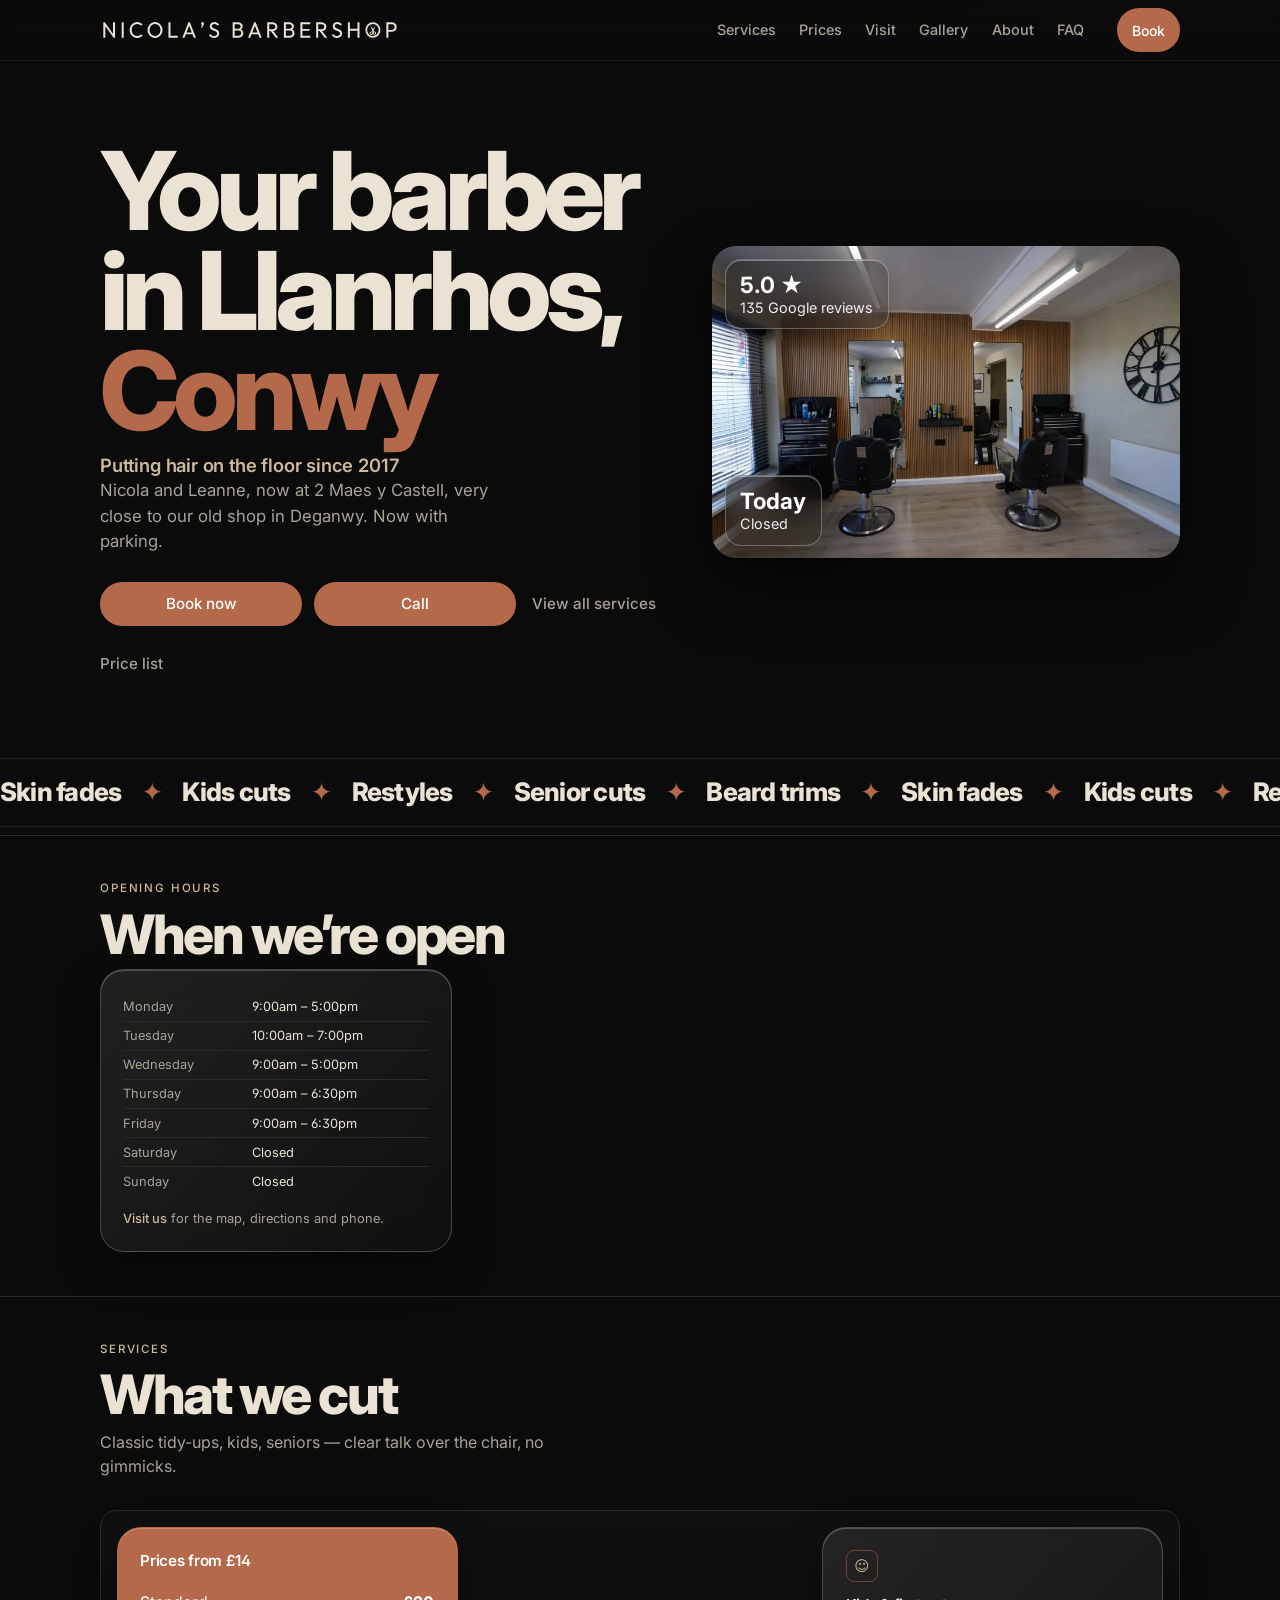
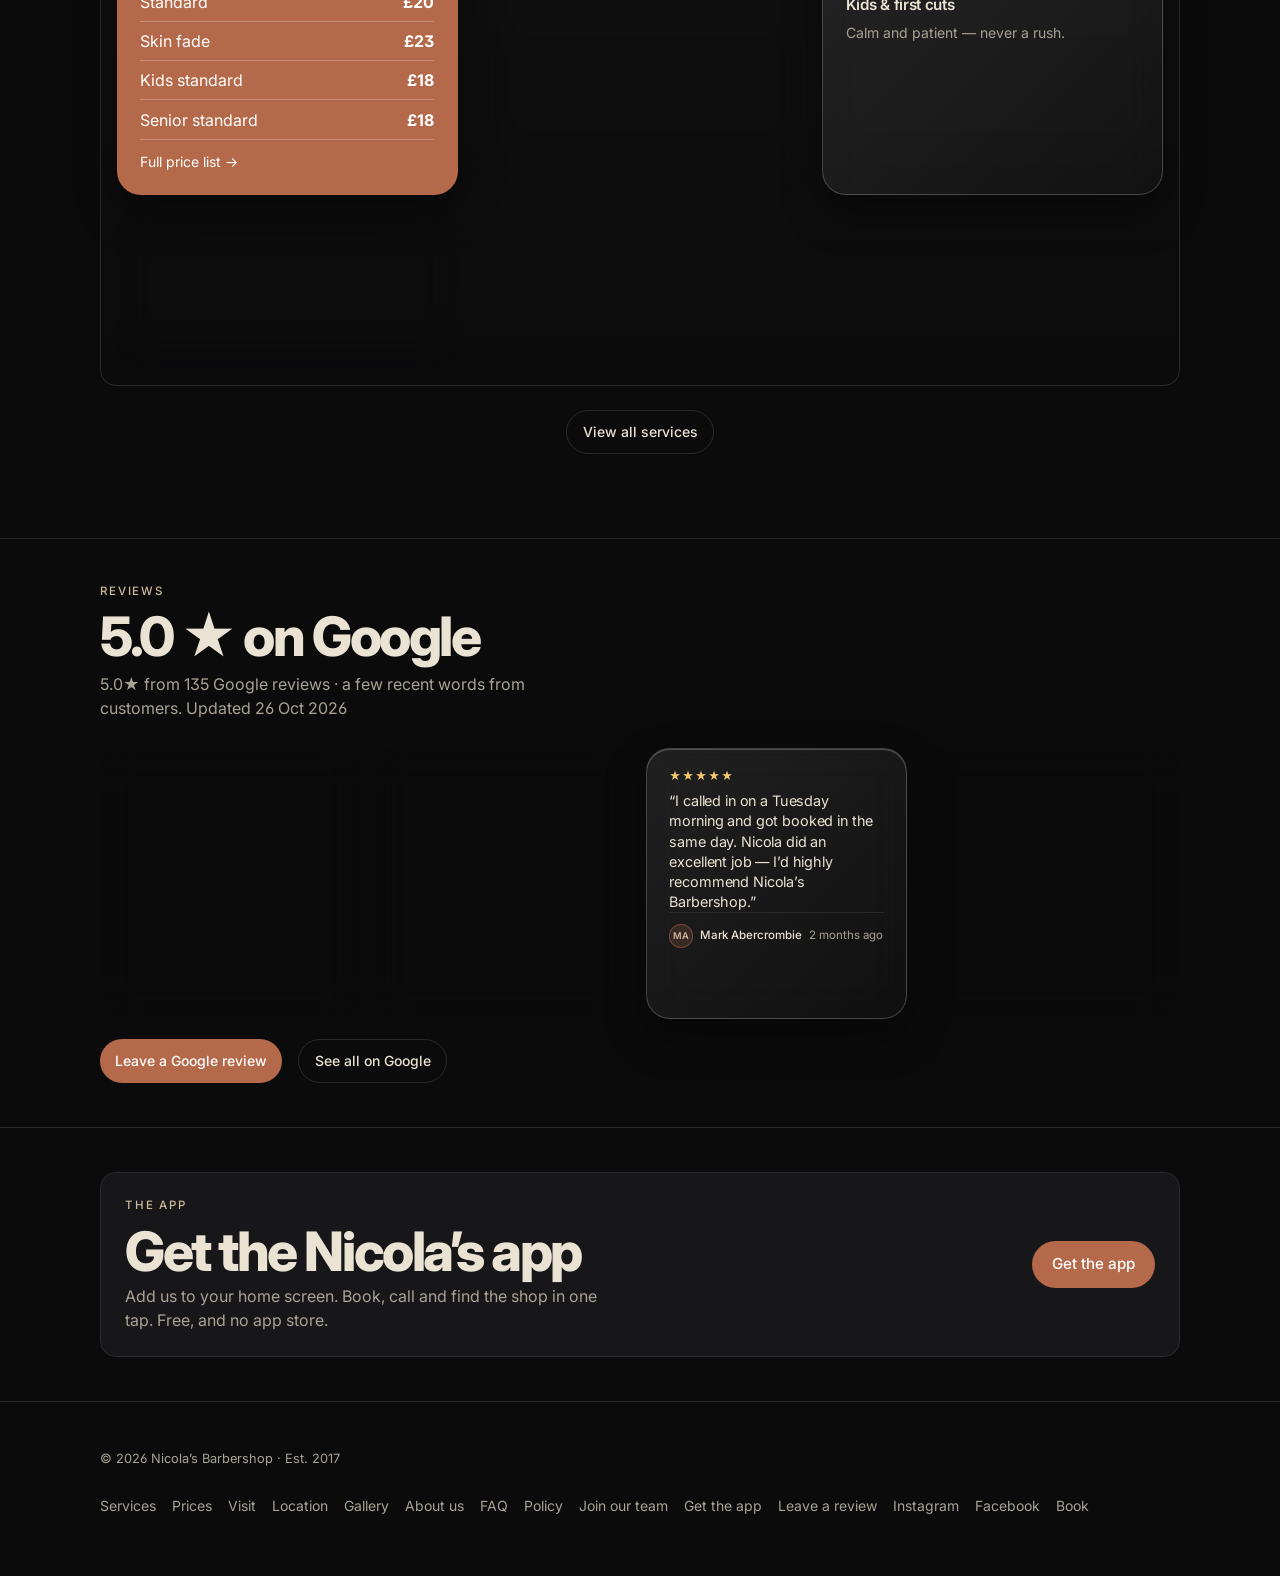
<file: index.html>
<!DOCTYPE html>
<html lang="en-GB">
<head>
  <meta name="robots" content="noindex, nofollow">
  <meta charset="utf-8" />
  <meta name="viewport" content="width=device-width, initial-scale=1" />
  <title>Nicola’s Barbershop · Barber in Llanrhos, Conwy</title>
  <meta name="description" content="Friendly, modern barbershop at 2 Maes y Castell, Llanrhos, Conwy. Cuts for every age, from first trims to skin fades. Book online with Nicola or Leanne." />
  <link rel="canonical" href="https://nicolasbarbershop.co.uk/" />
  <meta name="theme-color" content="#0b0b0c" />
  <link rel="manifest" href="/manifest.webmanifest?v=20261101h" />
  <meta name="mobile-web-app-capable" content="yes" />
  <meta name="apple-mobile-web-app-capable" content="yes" />
  <meta name="apple-mobile-web-app-title" content="Nicola's" />
  <meta name="apple-mobile-web-app-status-bar-style" content="black-translucent" />
  <!-- Social share (Open Graph / Twitter). Absolute site URLs use https://nicolasbarbershop.co.uk/ -->
  <meta property="og:type" content="website" />
  <meta property="og:site_name" content="Nicola’s Barbershop" />
  <meta property="og:locale" content="en_GB" />
  <meta property="og:title" content="Nicola’s Barbershop · Barber in Llanrhos, Conwy" />
  <meta property="og:description" content="Friendly, modern barbershop at 2 Maes y Castell, Llanrhos, Conwy. Cuts for every age, from first trims to skin fades. Book online with Nicola or Leanne." />
  <meta property="og:url" content="https://nicolasbarbershop.co.uk/" />
  <meta property="og:image" content="https://nicolasbarbershop.co.uk/assets/og-share.jpg" />
  <meta property="og:image:width" content="1200" />
  <meta property="og:image:height" content="630" />
  <meta property="og:image:alt" content="Nicola’s Barbershop, 2 Maes y Castell, Llanrhos, Conwy: barber chair inside the shop" />
  <meta name="twitter:card" content="summary_large_image" />
  <meta name="twitter:title" content="Nicola’s Barbershop · Barber in Llanrhos, Conwy" />
  <meta name="twitter:description" content="Friendly, modern barbershop at 2 Maes y Castell, Llanrhos, Conwy. Cuts for every age, from first trims to skin fades. Book online with Nicola or Leanne." />
  <meta name="twitter:image" content="https://nicolasbarbershop.co.uk/assets/og-share.jpg" />
  <link rel="icon" href="favicon.ico?v=20261101h" sizes="any" />
  <link rel="icon" type="image/png" sizes="32x32" href="assets/favicon-32x32.png?v=20261101h" />
  <link rel="icon" type="image/png" sizes="192x192" href="assets/favicon-192.png?v=20261101h" />
  <link rel="apple-touch-icon" sizes="180x180" href="assets/apple-touch-icon.png?v=20261101h" />
  <link rel="preconnect" href="https://fonts.googleapis.com" />
  <link rel="preconnect" href="https://fonts.gstatic.com" crossorigin />
  <link href="https://fonts.googleapis.com/css2?family=Inter:wght@400;500;600&display=swap" rel="stylesheet" />
  <link rel="stylesheet" href="styles.css?v=20261101h" />
  <script type="application/ld+json">
  {
    "@context": "https://schema.org",
    "@type": "HairSalon",
    "@id": "https://nicolasbarbershop.co.uk/#business",
    "name": "Nicola's Barbershop",
    "url": "https://nicolasbarbershop.co.uk/",
    "telephone": "+447821865044",
    "image": "https://nicolasbarbershop.co.uk/assets/og-share.jpg",
    "logo": "https://nicolasbarbershop.co.uk/assets/logo.jpeg",
    "address": {
      "@type": "PostalAddress",
      "streetAddress": "2 Maes y Castell",
      "addressLocality": "Llanrhos",
      "addressRegion": "Conwy",
      "postalCode": "LL30 1NG",
      "addressCountry": "GB"
    },
    "openingHoursSpecification": [
      {
        "@type": "OpeningHoursSpecification",
        "dayOfWeek": [
          "Monday",
          "Wednesday"
        ],
        "opens": "09:00",
        "closes": "17:00"
      },
      {
        "@type": "OpeningHoursSpecification",
        "dayOfWeek": "Tuesday",
        "opens": "10:00",
        "closes": "19:00"
      },
      {
        "@type": "OpeningHoursSpecification",
        "dayOfWeek": [
          "Thursday",
          "Friday"
        ],
        "opens": "09:00",
        "closes": "18:30"
      }
    ],
    "potentialAction": {
      "@type": "ReserveAction",
      "target": "https://nicolasbarbershop.nearcut.com/"
    },
    "sameAs": [
      "https://www.instagram.com/nicolas_barbershop_/",
      "https://www.facebook.com/nicolasbarbershop35/",
      "https://nicolasbarbershop.nearcut.com/"
    ]
  }
  </script>
</head>
<body>
  <a class="skip-link" href="#main">Skip to content</a>
  <header>
    <div class="wrap nav">
      <a class="logo-link" href="index.html">
        <img class="logo-wordmark-img" src="assets/wordmark.svg" alt="Nicola’s Barbershop" width="240" height="17">
      </a>
      <nav class="nav-links" aria-label="Main">
        <a href="services.html">Services</a>
        <a href="prices.html">Prices</a>
        <a href="visit.html">Visit</a>
        <a href="gallery.html">Gallery</a>
        <a href="about.html">About</a>
        <a href="faq.html">FAQ</a>
      </nav>
      <div class="nav-actions">
        <a class="btn" href="book.html">Book</a>
        <button type="button" class="menu-toggle" aria-expanded="false" aria-controls="site-menu" aria-label="Open menu">
          <span class="menu-toggle-bars" aria-hidden="true"><span></span></span>
        </button>
      </div>
    </div>
    <div id="news-ticker" class="news-ticker" hidden role="region" aria-labelledby="news-ticker-label">
      <div class="wrap news-ticker-inner">
        <span id="news-ticker-label" class="news-ticker-label">Shop updates</span>
        <div class="news-ticker-viewport" aria-hidden="true">
          <div class="news-ticker-track"></div>
        </div>
        <button type="button" class="news-ticker-toggle" aria-pressed="false">Pause</button>
        <ul class="news-ticker-list" aria-live="polite"></ul>
      </div>
    </div>
  </header>

  <div id="site-menu" class="site-menu" hidden aria-hidden="true">
    <div class="site-menu-inner">
      <nav class="site-menu-nav" aria-label="Site">
        <a href="index.html" aria-current="page">Home</a>
        <a href="services.html">Services</a>
        <a href="prices.html">Prices</a>
        <a href="visit.html">Visit</a>
        <a href="location.html">Location</a>
        <a href="gallery.html">Gallery</a>
        <a href="about.html">About us</a>
        <a href="faq.html">FAQ</a>
        <a href="policy.html">Policy</a>
        <a href="join.html">Join our team</a>
        <a class="btn btn-lg menu-book" href="book.html">Book</a>
        <a class="menu-app app-only-browser" href="app.html">Get the app</a>
      </nav>
      <div class="site-menu-foot">
        <div class="site-menu-social">
          <a class="social-icon" href="https://www.instagram.com/nicolas_barbershop_/" target="_blank" rel="noopener" aria-label="Instagram"><svg viewBox="0 0 24 24" aria-hidden="true"><path d="M7.8 2h8.4C19.4 2 22 4.6 22 7.8v8.4a5.8 5.8 0 0 1-5.8 5.8H7.8C4.6 22 2 19.4 2 16.2V7.8A5.8 5.8 0 0 1 7.8 2zm-.2 2A3.6 3.6 0 0 0 4 7.6v8.8A3.6 3.6 0 0 0 7.6 20h8.8a3.6 3.6 0 0 0 3.6-3.6V7.6A3.6 3.6 0 0 0 16.4 4H7.6zm9.65 1.5a1.25 1.25 0 1 1 0 2.5 1.25 1.25 0 0 1 0-2.5zM12 7a5 5 0 1 1 0 10 5 5 0 0 1 0-10zm0 2a3 3 0 1 0 0 6 3 3 0 0 0 0-6z"/></svg></a>
          <a class="social-icon" href="https://www.facebook.com/nicolasbarbershop35/" target="_blank" rel="noopener" aria-label="Facebook"><svg viewBox="0 0 24 24" aria-hidden="true"><path d="M14 13.5h2.5l1-4H14v-2c0-1.03 0-2 2-2h1.5V2.14C17.17 2.09 15.92 2 14.89 2 12.3 2 10.5 3.66 10.5 6.7V9.5H8v4h2.5V22h3.5v-8.5z"/></svg></a>
        </div>
        <a class="site-menu-review" href="https://search.google.com/local/writereview?placeid=ChIJI0imyHkeZUgKI9zRHF1nJQ" target="_blank" rel="noopener">Leave a Google review</a>
      </div>
    </div>
  </div>

  <main id="main" tabindex="-1">
    <div class="wrap hero">
      <div class="hero-copy">
        <h1>Your barber in Llanrhos, Conwy</h1>
        <h2 class="hero-kicker">Putting hair on the floor since 2017</h2>
        <p class="hero-sub">Nicola and Leanne, now at 2 Maes y Castell, very close to our old shop in Deganwy. Now with parking.</p>
        <div class="hero-actions">
          <div class="btn-row btn-pair">
            <a class="btn btn-lg" href="book.html">Book now</a>
            <a class="btn btn-lg call-btn" href="tel:+447821865044">Call</a>
          </div>
          <a class="link-quiet" href="services.html">View all services</a>
          <a class="link-quiet" href="prices.html">Price list</a>
        </div>
      </div>
      <figure class="hero-media">
        <picture>
          <source type="image/webp" srcset="assets/gallery/new/interior-two-chairs-480.webp 480w, assets/gallery/new/interior-two-chairs-800.webp 800w" sizes="(min-width: 720px) 45vw, 100vw" />
          <img src="assets/gallery/new/interior-two-chairs.jpg" width="1600" height="1067" alt="Two black barber chairs in front of mirrors on a slatted wood wall" fetchpriority="high" decoding="async" />
        </picture>
        <div class="c-g c-g1"><b>5.0 ★</b>135 Google reviews</div>
        <div class="c-g c-g2" id="c-today"><b>Today</b>See hours</div>
      </figure>
    </div>

    <div class="c-marq" aria-hidden="true"><div class="c-marq-track">Skin fades <span>✦</span> Kids cuts <span>✦</span> Restyles <span>✦</span> Senior cuts <span>✦</span> Beard trims <span>✦</span> Skin fades <span>✦</span> Kids cuts <span>✦</span> Restyles <span>✦</span> Senior cuts <span>✦</span> Beard trims <span>✦</span> Skin fades <span>✦</span> Kids cuts <span>✦</span> Restyles <span>✦</span> Senior cuts <span>✦</span> Beard trims <span>✦</span> Skin fades <span>✦</span> Kids cuts <span>✦</span> Restyles <span>✦</span> Senior cuts <span>✦</span> Beard trims <span>✦</span> </div></div>

    <section id="hours-home" class="reveal">
      <div class="wrap">
        <p class="eyebrow">Opening hours</p>
        <h2>When we’re open</h2>
        <div class="home-hours">
          <table class="hours hours-compact">
            <tbody>
              <tr><th scope="row">Monday</th><td>9:00am – 5:00pm</td></tr>
              <tr><th scope="row">Tuesday</th><td>10:00am – 7:00pm</td></tr>
              <tr><th scope="row">Wednesday</th><td>9:00am – 5:00pm</td></tr>
              <tr><th scope="row">Thursday</th><td>9:00am – 6:30pm</td></tr>
              <tr><th scope="row">Friday</th><td>9:00am – 6:30pm</td></tr>
              <tr><th scope="row">Saturday</th><td>Closed</td></tr>
              <tr><th scope="row">Sunday</th><td>Closed</td></tr>
            </tbody>
          </table>
          <p class="home-hours-cue"><a class="link-quiet" href="visit.html">Visit us</a> for the map, directions and phone.</p>
        </div>
      </div>
    </section>

    <section id="news" class="reveal" hidden>
      <div class="wrap">
        <p class="eyebrow">News</p>
        <h2>Shop updates</h2>
        <p class="section-lead">Holiday hours and items of note from the barbers.</p>
        <div id="news-list" class="news-list" aria-live="polite">
          
        </div>
      </div>
    </section>

    <section id="highlights" class="reveal">
      <div class="wrap">
        <p class="eyebrow">Services</p>
        <h2>What we cut</h2>
        <p class="section-lead">Classic tidy-ups, kids, seniors — clear talk over the chair, no gimmicks.</p>
        <div class="cards" aria-label="Highlights">
          <a class="card card-link c-clay" href="prices.html">
            <h3>Prices from £14</h3>
            <ul class="c-mini"><li><span>Standard</span><b>£20</b></li><li><span>Skin fade</span><b>£23</b></li><li><span>Kids standard</span><b>£18</b></li><li><span>Senior standard</span><b>£18</b></li></ul>
            <p style="margin-top:.7rem">Full price list →</p>
          </a>
          <a class="card card-link" href="services.html#tidy-ups">
            <div class="card-icon" aria-hidden="true">✂</div>
            <h3>Tidy-ups &amp; fades</h3>
            <p>Standard cuts, restyles, clippers and skin fades.</p>
          </a>
          <a class="card card-link" href="services.html#kids">
            <div class="card-icon" aria-hidden="true">☺</div>
            <h3>Kids &amp; first cuts</h3>
            <p>Calm and patient — never a rush.</p>
          </a>
          <a class="card card-link" href="services.html#seniors">
            <div class="card-icon" aria-hidden="true">◎</div>
            <h3>Seniors</h3>
            <p>Straightforward cuts. Senior rates on the price list.</p>
          </a>
        </div>
        <div class="cards-foot">
          <a class="btn-ghost" href="services.html">View all services</a>
        </div>
      </div>
    </section>

    <section id="reviews" class="reveal">
      <div class="wrap">
        <p class="eyebrow">Reviews</p>
        <h2>5.0 ★ on Google</h2>
        <p class="section-lead">5.0★ from 135 Google reviews · a few recent words from customers. <span class="reviews-stamp">Updated 26 Oct 2026</span></p>
        <div class="review-grid">
          <!-- PINNED (item 9): real Google review from Gavin Lewis (kids/family slot). Keep this card first and always shown. -->
          <article class="review-card review-pinned" data-pinned="true">
            <div class="review-stars" role="img" aria-label="5 out of 5 stars">★★★★★</div>
            <blockquote><p>“Always a great cut and service for me and my lad.”</p></blockquote>
            <footer><span class="review-avatar" aria-hidden="true">GL</span><cite>Gavin Lewis</cite><time datetime="2026-09">Edited a month ago</time></footer>
          </article>
          <article class="review-card">
            <div class="review-stars" role="img" aria-label="5 out of 5 stars">★★★★★</div>
            <blockquote><p>“Great haircut as always”</p></blockquote>
            <footer><span class="review-avatar" aria-hidden="true">ST</span><cite>Simon Thomas</cite><time datetime="2026-09">a month ago</time></footer>
          </article>
          <article class="review-card">
            <div class="review-stars" role="img" aria-label="5 out of 5 stars">★★★★★</div>
            <blockquote><p>“I called in on a Tuesday morning and got booked in the same day. Nicola did an excellent job — I’d highly recommend Nicola’s Barbershop.”</p></blockquote>
            <footer><span class="review-avatar" aria-hidden="true">MA</span><cite>Mark Abercrombie</cite><time datetime="2026-07">2 months ago</time></footer>
          </article>
          <article class="review-card">
            <div class="review-stars" role="img" aria-label="5 out of 5 stars">★★★★★</div>
            <blockquote><p>“Friendly people and really happy with haircut, comfortable atmosphere.”</p></blockquote>
            <footer><span class="review-avatar" aria-hidden="true">BO</span><cite>Brendan O’Donovan</cite><time datetime="2026-07">2 months ago</time></footer>
          </article>
        </div>
        <div class="reviews-actions">
          <a class="btn" href="https://search.google.com/local/writereview?placeid=ChIJI0imyHkeZUgKI9zRHF1nJQ" target="_blank" rel="noopener">Leave a Google review</a>
          <a class="btn-ghost" href="https://www.google.com/maps/place/Nicola%27s+Barbershop/@53.2956323,-3.8349596,17z/data=!4m8!3m7!1s0x48651e79c8a64823:0x25675d1cd1dc230a!8m2!3d53.2956323!4d-3.8349596!9m1!1b1!16s%2Fg%2F11gbw9nytc" target="_blank" rel="noopener">See all on Google</a>
        </div>
      </div>
    </section>


    <section id="get-app" class="reveal app-only-browser">
      <div class="wrap app-promo">
        <div>
          <p class="eyebrow">The app</p>
          <h2>Get the Nicola’s app</h2>
          <p class="section-lead" style="margin-bottom:0">Add us to your home screen. Book, call and find the shop in one tap. Free, and no app store.</p>
        </div>
        <a class="btn btn-lg" href="app.html">Get the app</a>
      </div>
    </section>
  </main>

  <footer>
    <div class="wrap footer-row">
      <div class="footer-nap">
        <p class="footer-copy">© 2026 Nicola’s Barbershop · Est. 2017</p>
      </div>
      <div class="social">
        <a href="services.html">Services</a>
        <a href="prices.html">Prices</a>
        <a href="visit.html">Visit</a>
        <a href="location.html">Location</a>
        <a href="gallery.html">Gallery</a>
        <a href="about.html">About us</a>
        <a href="faq.html">FAQ</a>
        <a href="policy.html">Policy</a>
        <a href="join.html">Join our team</a>
        <a href="app.html" class="app-only-browser">Get the app</a>
        <a href="https://search.google.com/local/writereview?placeid=ChIJI0imyHkeZUgKI9zRHF1nJQ" target="_blank" rel="noopener">Leave a review</a>
        <a href="https://www.instagram.com/nicolas_barbershop_/" target="_blank" rel="noopener">Instagram</a>
        <a href="https://www.facebook.com/nicolasbarbershop35/" target="_blank" rel="noopener">Facebook</a>
        <a href="book.html">Book</a>
      </div>
    </div>
  </footer>
  <script src="site.js?v=20261101h" defer></script>

</body>
</html>
</file>
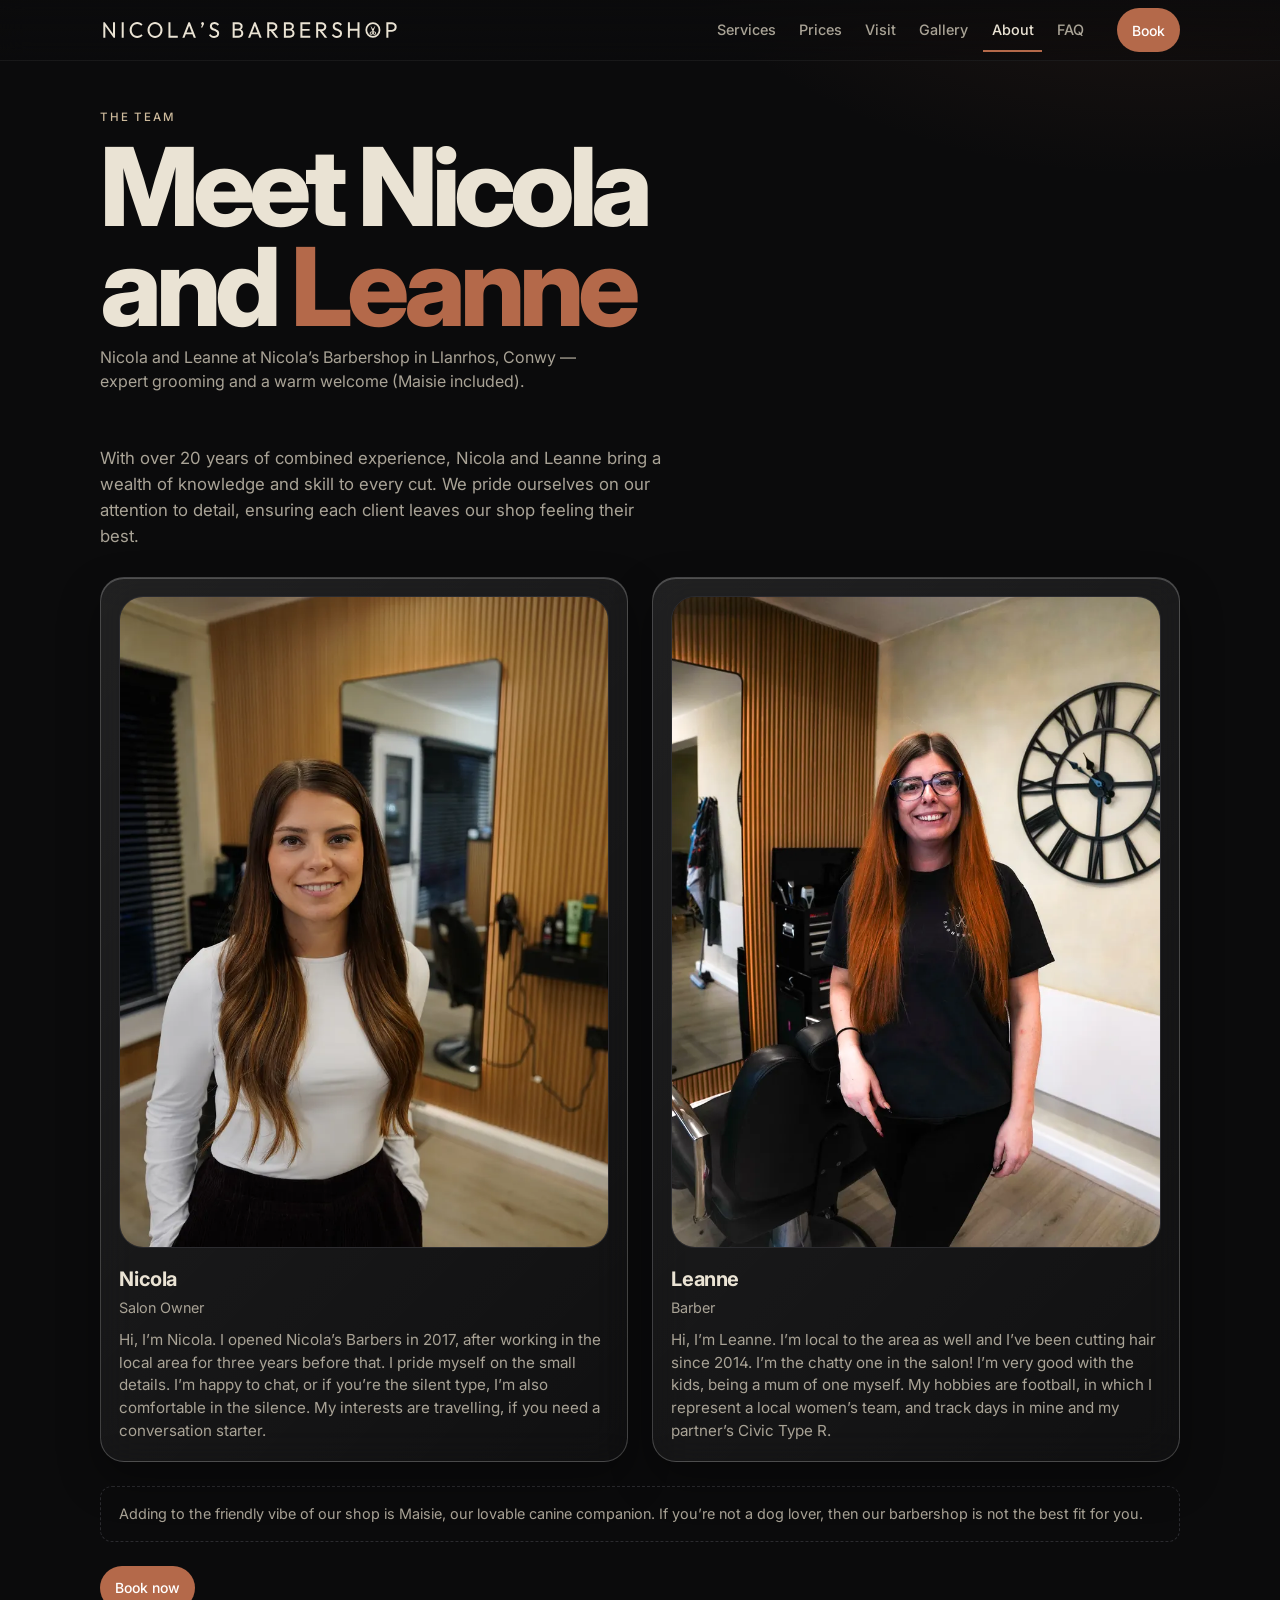
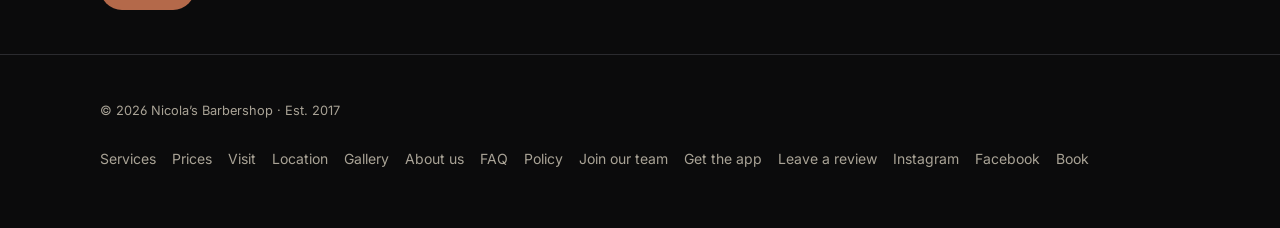
<file: about.html>
<!DOCTYPE html>
<html lang="en-GB">
<head>
  <meta name="robots" content="noindex, nofollow">
  <meta charset="utf-8" />
  <meta name="viewport" content="width=device-width, initial-scale=1" />
  <title>About Nicola &amp; Leanne · Nicola’s Barbershop, Llanrhos, Conwy</title>
  <meta name="description" content="Meet Nicola and Leanne, the barbers at Nicola’s Barbershop in Llanrhos, Conwy." />
  <link rel="canonical" href="https://nicolasbarbershop.co.uk/about.html" />
  <meta name="theme-color" content="#0b0b0c" />
  <link rel="manifest" href="/manifest.webmanifest?v=20261101h" />
  <meta name="mobile-web-app-capable" content="yes" />
  <meta name="apple-mobile-web-app-capable" content="yes" />
  <meta name="apple-mobile-web-app-title" content="Nicola's" />
  <meta name="apple-mobile-web-app-status-bar-style" content="black-translucent" />
  <!-- Social share (Open Graph / Twitter). Absolute site URLs use https://nicolasbarbershop.co.uk/ -->
  <meta property="og:type" content="website" />
  <meta property="og:site_name" content="Nicola’s Barbershop" />
  <meta property="og:locale" content="en_GB" />
  <meta property="og:title" content="About Nicola &amp; Leanne · Nicola’s Barbershop, Llanrhos, Conwy" />
  <meta property="og:description" content="Meet Nicola and Leanne, the barbers at Nicola’s Barbershop in Llanrhos, Conwy." />
  <meta property="og:url" content="https://nicolasbarbershop.co.uk/about.html" />
  <meta property="og:image" content="https://nicolasbarbershop.co.uk/assets/og-share.jpg" />
  <meta property="og:image:width" content="1200" />
  <meta property="og:image:height" content="630" />
  <meta property="og:image:alt" content="Nicola’s Barbershop, 2 Maes y Castell, Llanrhos, Conwy: barber chair inside the shop" />
  <meta name="twitter:card" content="summary_large_image" />
  <meta name="twitter:title" content="About Nicola &amp; Leanne · Nicola’s Barbershop, Llanrhos, Conwy" />
  <meta name="twitter:description" content="Meet Nicola and Leanne, the barbers at Nicola’s Barbershop in Llanrhos, Conwy." />
  <meta name="twitter:image" content="https://nicolasbarbershop.co.uk/assets/og-share.jpg" />
  <link rel="icon" href="favicon.ico?v=20261101h" sizes="any" />
  <link rel="icon" type="image/png" sizes="32x32" href="assets/favicon-32x32.png?v=20261101h" />
  <link rel="icon" type="image/png" sizes="192x192" href="assets/favicon-192.png?v=20261101h" />
  <link rel="apple-touch-icon" sizes="180x180" href="assets/apple-touch-icon.png?v=20261101h" />
  <link rel="preconnect" href="https://fonts.googleapis.com" />
  <link rel="preconnect" href="https://fonts.gstatic.com" crossorigin />
  <link href="https://fonts.googleapis.com/css2?family=Inter:wght@400;500;600&display=swap" rel="stylesheet" />
  <link rel="stylesheet" href="styles.css?v=20261101h" />
</head>
<body>
  <a class="skip-link" href="#main">Skip to content</a>
  <header>
    <div class="wrap nav">
      <a class="logo-link" href="index.html">
        <img class="logo-wordmark-img" src="assets/wordmark.svg" alt="Nicola’s Barbershop" width="240" height="17">
      </a>
      <nav class="nav-links" aria-label="Main">
        <a href="services.html">Services</a>
        <a href="prices.html">Prices</a>
        <a href="visit.html">Visit</a>
        <a href="gallery.html">Gallery</a>
        <a href="about.html" aria-current="page">About</a>
        <a href="faq.html">FAQ</a>
      </nav>
      <div class="nav-actions">
        <a class="btn" href="book.html">Book</a>
        <button type="button" class="menu-toggle" aria-expanded="false" aria-controls="site-menu" aria-label="Open menu">
          <span class="menu-toggle-bars" aria-hidden="true"><span></span></span>
        </button>
      </div>
    </div>
    <div id="news-ticker" class="news-ticker" hidden role="region" aria-labelledby="news-ticker-label">
      <div class="wrap news-ticker-inner">
        <span id="news-ticker-label" class="news-ticker-label">Shop updates</span>
        <div class="news-ticker-viewport" aria-hidden="true">
          <div class="news-ticker-track"></div>
        </div>
        <button type="button" class="news-ticker-toggle" aria-pressed="false">Pause</button>
        <ul class="news-ticker-list" aria-live="polite"></ul>
      </div>
    </div>
  </header>

  <div id="site-menu" class="site-menu" hidden aria-hidden="true">
    <div class="site-menu-inner">
      <nav class="site-menu-nav" aria-label="Site">
        <a href="index.html">Home</a>
        <a href="services.html">Services</a>
        <a href="prices.html">Prices</a>
        <a href="visit.html">Visit</a>
        <a href="location.html">Location</a>
        <a href="gallery.html">Gallery</a>
        <a href="about.html" aria-current="page">About us</a>
        <a href="faq.html">FAQ</a>
        <a href="policy.html">Policy</a>
        <a href="join.html">Join our team</a>
        <a class="btn btn-lg menu-book" href="book.html">Book</a>
        <a class="menu-app app-only-browser" href="app.html">Get the app</a>
      </nav>
      <div class="site-menu-foot">
        <div class="site-menu-social">
          <a class="social-icon" href="https://www.instagram.com/nicolas_barbershop_/" target="_blank" rel="noopener" aria-label="Instagram"><svg viewBox="0 0 24 24" aria-hidden="true"><path d="M7.8 2h8.4C19.4 2 22 4.6 22 7.8v8.4a5.8 5.8 0 0 1-5.8 5.8H7.8C4.6 22 2 19.4 2 16.2V7.8A5.8 5.8 0 0 1 7.8 2zm-.2 2A3.6 3.6 0 0 0 4 7.6v8.8A3.6 3.6 0 0 0 7.6 20h8.8a3.6 3.6 0 0 0 3.6-3.6V7.6A3.6 3.6 0 0 0 16.4 4H7.6zm9.65 1.5a1.25 1.25 0 1 1 0 2.5 1.25 1.25 0 0 1 0-2.5zM12 7a5 5 0 1 1 0 10 5 5 0 0 1 0-10zm0 2a3 3 0 1 0 0 6 3 3 0 0 0 0-6z"/></svg></a>
          <a class="social-icon" href="https://www.facebook.com/nicolasbarbershop35/" target="_blank" rel="noopener" aria-label="Facebook"><svg viewBox="0 0 24 24" aria-hidden="true"><path d="M14 13.5h2.5l1-4H14v-2c0-1.03 0-2 2-2h1.5V2.14C17.17 2.09 15.92 2 14.89 2 12.3 2 10.5 3.66 10.5 6.7V9.5H8v4h2.5V22h3.5v-8.5z"/></svg></a>
        </div>
        <a class="site-menu-review" href="https://search.google.com/local/writereview?placeid=ChIJI0imyHkeZUgKI9zRHF1nJQ" target="_blank" rel="noopener">Leave a Google review</a>
      </div>
    </div>
  </div>

  <main id="main" tabindex="-1">
    <div class="wrap page-hero">
      <p class="eyebrow">The team</p>
      <h1>Meet Nicola and Leanne</h1>
      <p class="page-lead">Nicola and Leanne at Nicola’s Barbershop in Llanrhos, Conwy — expert grooming and a warm welcome (Maisie included).</p>
    </div>
    <section class="about-section" style="border-top:none;padding-top:0;" aria-labelledby="team-heading">
      <div class="wrap">
        <h2 id="team-heading" class="visually-hidden">Nicola and Leanne</h2>
        <p class="about-intro reveal">With over 20 years of combined experience, Nicola and Leanne bring a wealth of knowledge and skill to every cut. We pride ourselves on our attention to detail, ensuring each client leaves our shop feeling their best.</p>
        <div class="about-profiles">
          <article class="about-profile reveal">
            <picture><source type="image/webp" srcset="assets/about/nicola-480.webp?v=20261101n 480w, assets/about/nicola-800.webp?v=20261101n 800w" sizes="(min-width: 720px) 50vw, 100vw" /><img class="about-photo" src="assets/about/nicola.jpg?v=20261101n" width="1200" height="1600" alt="Nicola, salon owner at Nicola’s Barbershop" loading="eager" decoding="async" /></picture>
            <div class="about-copy">
              <h3>Nicola</h3>
              <p class="role">Salon Owner</p>
              <p>Hi, I’m Nicola. I opened Nicola’s Barbers in 2017, after working in the local area for three years before that. I pride myself on the small details. I’m happy to chat, or if you’re the silent type, I’m also comfortable in the silence. My interests are travelling, if you need a conversation starter.</p>
            </div>
          </article>
          <article class="about-profile reveal">
            <picture><source type="image/webp" srcset="assets/about/leanne-480.webp?v=20261104a 480w, assets/about/leanne-800.webp?v=20261104a 800w" sizes="(min-width: 720px) 50vw, 100vw" /><img class="about-photo" src="assets/about/leanne.jpg?v=20261104a" width="1200" height="1600" alt="Leanne, barber at Nicola’s Barbershop" loading="lazy" decoding="async" /></picture>
            <div class="about-copy">
              <h3>Leanne</h3>
              <p class="role">Barber</p>
              <p>Hi, I’m Leanne. I’m local to the area as well and I’ve been cutting hair since 2014. I’m the chatty one in the salon! I’m very good with the kids, being a mum of one myself. My hobbies are football, in which I represent a local women’s team, and track days in mine and my partner’s Civic Type R.</p>
            </div>
          </article>
        </div>
        <p class="note reveal" style="margin-top:1.5rem;">Adding to the friendly vibe of our shop is Maisie, our lovable canine companion. If you’re not a dog lover, then our barbershop is not the best fit for you.</p>
        <p style="margin-top:1.5rem;" class="reveal"><a class="btn" href="book.html">Book now</a></p>
      </div>
    </section>
  </main>

  <footer>
    <div class="wrap footer-row">
      <div class="footer-nap">
        <p class="footer-copy">© 2026 Nicola’s Barbershop · Est. 2017</p>
      </div>
      <div class="social">
        <a href="services.html">Services</a>
        <a href="prices.html">Prices</a>
        <a href="visit.html">Visit</a>
        <a href="location.html">Location</a>
        <a href="gallery.html">Gallery</a>
        <a href="about.html">About us</a>
        <a href="faq.html">FAQ</a>
        <a href="policy.html">Policy</a>
        <a href="join.html">Join our team</a>
        <a href="app.html" class="app-only-browser">Get the app</a>
        <a href="https://search.google.com/local/writereview?placeid=ChIJI0imyHkeZUgKI9zRHF1nJQ" target="_blank" rel="noopener">Leave a review</a>
        <a href="https://www.instagram.com/nicolas_barbershop_/" target="_blank" rel="noopener">Instagram</a>
        <a href="https://www.facebook.com/nicolasbarbershop35/" target="_blank" rel="noopener">Facebook</a>
        <a href="book.html">Book</a>
      </div>
    </div>
  </footer>
  <script src="site.js?v=20261101h" defer></script>
</body>
</html>
</file>
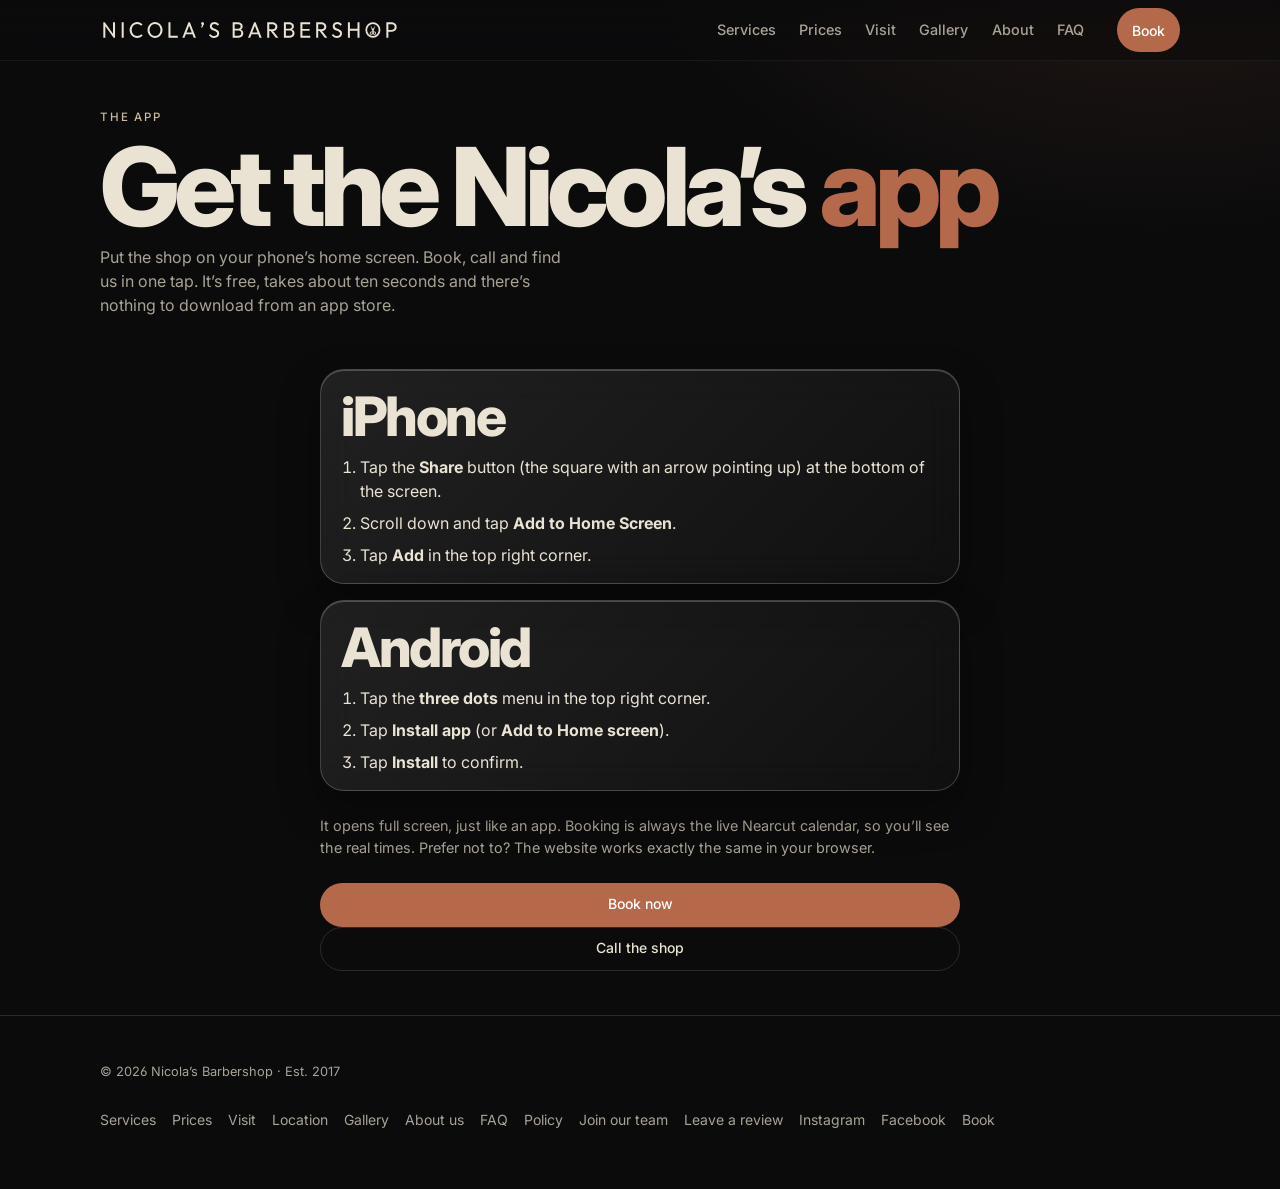
<file: app.html>
<!DOCTYPE html>
<html lang="en-GB">
<head>
  <meta name="robots" content="noindex, nofollow">
  <meta charset="utf-8" />
  <meta name="viewport" content="width=device-width, initial-scale=1" />
  <title>Get the app · Nicola’s Barbershop, Llanrhos, Conwy</title>
  <meta name="description" content="Add Nicola’s Barbershop to your phone’s home screen in a few taps: book, call and find the shop in one tap. Free, no app store." />
  <link rel="canonical" href="https://nicolasbarbershop.co.uk/app.html" />
  <meta name="theme-color" content="#0b0b0c" />
  <link rel="manifest" href="/manifest.webmanifest?v=20261101h" />
  <meta name="mobile-web-app-capable" content="yes" />
  <meta name="apple-mobile-web-app-capable" content="yes" />
  <meta name="apple-mobile-web-app-title" content="Nicola's" />
  <meta name="apple-mobile-web-app-status-bar-style" content="black-translucent" />
  <!-- Social share (Open Graph / Twitter). Absolute site URLs use https://nicolasbarbershop.co.uk/ -->
  <meta property="og:type" content="website" />
  <meta property="og:site_name" content="Nicola’s Barbershop" />
  <meta property="og:locale" content="en_GB" />
  <meta property="og:title" content="Get the app · Nicola’s Barbershop, Llanrhos, Conwy" />
  <meta property="og:description" content="Add Nicola’s Barbershop to your phone’s home screen in a few taps." />
  <meta property="og:url" content="https://nicolasbarbershop.co.uk/app.html" />
  <meta property="og:image" content="https://nicolasbarbershop.co.uk/assets/og-share.jpg" />
  <meta property="og:image:width" content="1200" />
  <meta property="og:image:height" content="630" />
  <meta property="og:image:alt" content="Nicola’s Barbershop, 2 Maes y Castell, Llanrhos, Conwy: barber chair inside the shop" />
  <meta name="twitter:card" content="summary_large_image" />
  <meta name="twitter:title" content="Get the app · Nicola’s Barbershop, Llanrhos, Conwy" />
  <meta name="twitter:description" content="Add Nicola’s Barbershop to your phone’s home screen in a few taps." />
  <meta name="twitter:image" content="https://nicolasbarbershop.co.uk/assets/og-share.jpg" />
  <link rel="icon" href="favicon.ico?v=20261101h" sizes="any" />
  <link rel="icon" type="image/png" sizes="32x32" href="assets/favicon-32x32.png?v=20261101h" />
  <link rel="icon" type="image/png" sizes="192x192" href="assets/favicon-192.png?v=20261101h" />
  <link rel="apple-touch-icon" sizes="180x180" href="assets/apple-touch-icon.png?v=20261101h" />
  <link rel="preconnect" href="https://fonts.googleapis.com" />
  <link rel="preconnect" href="https://fonts.gstatic.com" crossorigin />
  <link href="https://fonts.googleapis.com/css2?family=Inter:wght@400;500;600&display=swap" rel="stylesheet" />
  <link rel="stylesheet" href="styles.css?v=20261101h" />
</head>
<body>
  <a class="skip-link" href="#main">Skip to content</a>
    <header>
    <div class="wrap nav">
      <a class="logo-link" href="index.html">
        <img class="logo-wordmark-img" src="assets/wordmark.svg" alt="Nicola’s Barbershop" width="240" height="17">
      </a>
      <nav class="nav-links" aria-label="Main">
        <a href="services.html">Services</a>
        <a href="prices.html">Prices</a>
        <a href="visit.html">Visit</a>
        <a href="gallery.html">Gallery</a>
        <a href="about.html">About</a>
        <a href="faq.html">FAQ</a>
      </nav>
      <div class="nav-actions">
        <a class="btn" href="book.html">Book</a>
        <button type="button" class="menu-toggle" aria-expanded="false" aria-controls="site-menu" aria-label="Open menu">
          <span class="menu-toggle-bars" aria-hidden="true"><span></span></span>
        </button>
      </div>
    </div>
    <div id="news-ticker" class="news-ticker" hidden role="region" aria-labelledby="news-ticker-label">
      <div class="wrap news-ticker-inner">
        <span id="news-ticker-label" class="news-ticker-label">Shop updates</span>
        <div class="news-ticker-viewport" aria-hidden="true">
          <div class="news-ticker-track"></div>
        </div>
        <button type="button" class="news-ticker-toggle" aria-pressed="false">Pause</button>
        <ul class="news-ticker-list" aria-live="polite"></ul>
      </div>
    </div>
  </header>

  <div id="site-menu" class="site-menu" hidden aria-hidden="true">
    <div class="site-menu-inner">
      <nav class="site-menu-nav" aria-label="Site">
        <a href="index.html">Home</a>
        <a href="services.html">Services</a>
        <a href="prices.html">Prices</a>
        <a href="visit.html">Visit</a>
        <a href="location.html">Location</a>
        <a href="gallery.html">Gallery</a>
        <a href="about.html">About us</a>
        <a href="faq.html">FAQ</a>
        <a href="policy.html">Policy</a>
        <a href="join.html">Join our team</a>
        <a class="btn btn-lg menu-book" href="book.html">Book</a>
      </nav>
      <div class="site-menu-foot">
        <div class="site-menu-social">
          <a class="social-icon" href="https://www.instagram.com/nicolas_barbershop_/" target="_blank" rel="noopener" aria-label="Instagram"><svg viewBox="0 0 24 24" aria-hidden="true"><path d="M7.8 2h8.4C19.4 2 22 4.6 22 7.8v8.4a5.8 5.8 0 0 1-5.8 5.8H7.8C4.6 22 2 19.4 2 16.2V7.8A5.8 5.8 0 0 1 7.8 2zm-.2 2A3.6 3.6 0 0 0 4 7.6v8.8A3.6 3.6 0 0 0 7.6 20h8.8a3.6 3.6 0 0 0 3.6-3.6V7.6A3.6 3.6 0 0 0 16.4 4H7.6zm9.65 1.5a1.25 1.25 0 1 1 0 2.5 1.25 1.25 0 0 1 0-2.5zM12 7a5 5 0 1 1 0 10 5 5 0 0 1 0-10zm0 2a3 3 0 1 0 0 6 3 3 0 0 0 0-6z"/></svg></a>
          <a class="social-icon" href="https://www.facebook.com/nicolasbarbershop35/" target="_blank" rel="noopener" aria-label="Facebook"><svg viewBox="0 0 24 24" aria-hidden="true"><path d="M14 13.5h2.5l1-4H14v-2c0-1.03 0-2 2-2h1.5V2.14C17.17 2.09 15.92 2 14.89 2 12.3 2 10.5 3.66 10.5 6.7V9.5H8v4h2.5V22h3.5v-8.5z"/></svg></a>
        </div>
        <a class="site-menu-review" href="https://search.google.com/local/writereview?placeid=ChIJI0imyHkeZUgKI9zRHF1nJQ" target="_blank" rel="noopener">Leave a Google review</a>
      </div>
    </div>
  </div>

<main id="main" tabindex="-1">
    <div class="wrap page-hero">
      <p class="eyebrow">The app</p>
      <h1>Get the Nicola’s app</h1>
      <p class="page-lead">Put the shop on your phone’s home screen. Book, call and find us in one tap. It’s free, takes about ten seconds and there’s nothing to download from an app store.</p>
      <p><button type="button" class="btn btn-lg" id="install-btn" hidden>Install the app</button><button type="button" class="btn btn-lg" id="ios-btn" hidden>Add to Home Screen</button></p>
      <p class="install-note" id="inapp-note" hidden>You’re in Facebook or Instagram’s built-in browser, which can’t install apps. Tap the three dots or the share icon and choose “Open in browser”, then come back to this page.</p>
      <p class="install-done" id="install-done" hidden>You’ve already got the app. Nice one.</p>
    </div>
    <section style="border-top:none;padding-top:0;">
      <div class="wrap install-steps">
        <div class="install-card" id="steps-ios">
          <h2>iPhone</h2>
          <ol>
            <li>Tap the <strong>Share</strong> button (the square with an arrow pointing up) at the bottom of the screen.</li>
            <li>Scroll down and tap <strong>Add to Home Screen</strong>.</li>
            <li>Tap <strong>Add</strong> in the top right corner.</li>
          </ol>
        </div>
        <div class="install-card" id="steps-android">
          <h2>Android</h2>
          <ol>
            <li>Tap the <strong>three dots</strong> menu in the top right corner.</li>
            <li>Tap <strong>Install app</strong> (or <strong>Add to Home screen</strong>).</li>
            <li>Tap <strong>Install</strong> to confirm.</li>
          </ol>
        </div>
        <p class="install-foot">It opens full screen, just like an app. Booking is always the live Nearcut calendar, so you’ll see the real times. Prefer not to? The website works exactly the same in your browser.</p>
        <p class="btn-pair"><a class="btn" href="book.html">Book now</a><a class="btn-ghost" href="tel:+447821865044">Call the shop</a></p>
      </div>
    </section>
  </main>
  
  <div class="ios-sheet" id="ios-sheet" hidden role="dialog" aria-modal="true" aria-label="Add to Home Screen">
    <div class="ios-sheet-box">
      <h2>Add to Home Screen</h2>
      <ol>
        <li>Tap the <strong>Share</strong> button at the bottom of Safari (the square with an arrow pointing up).</li>
        <li>Scroll down and tap <strong>Add to Home Screen</strong>.</li>
        <li>Tap <strong>Add</strong>.</li>
      </ol>
      <button type="button" class="btn" id="ios-close">Got it</button>
    </div>
    <div class="ios-arrow" aria-hidden="true">&#8595;</div>
  </div>

  <footer>
    <div class="wrap footer-row">
      <div class="footer-nap">
        <p class="footer-copy">© 2026 Nicola’s Barbershop · Est. 2017</p>
      </div>
      <div class="social">
        <a href="services.html">Services</a>
        <a href="prices.html">Prices</a>
        <a href="visit.html">Visit</a>
        <a href="location.html">Location</a>
        <a href="gallery.html">Gallery</a>
        <a href="about.html">About us</a>
        <a href="app.html">FAQ</a>
        <a href="policy.html">Policy</a>
        <a href="join.html">Join our team</a>
        <a href="https://search.google.com/local/writereview?placeid=ChIJI0imyHkeZUgKI9zRHF1nJQ" target="_blank" rel="noopener">Leave a review</a>
        <a href="https://www.instagram.com/nicolas_barbershop_/" target="_blank" rel="noopener">Instagram</a>
        <a href="https://www.facebook.com/nicolasbarbershop35/" target="_blank" rel="noopener">Facebook</a>
        <a href="book.html">Book</a>
      </div>
    </div>
  </footer>
  <script src="site.js?v=20261101h" defer></script>

</body>
</html>
</file>
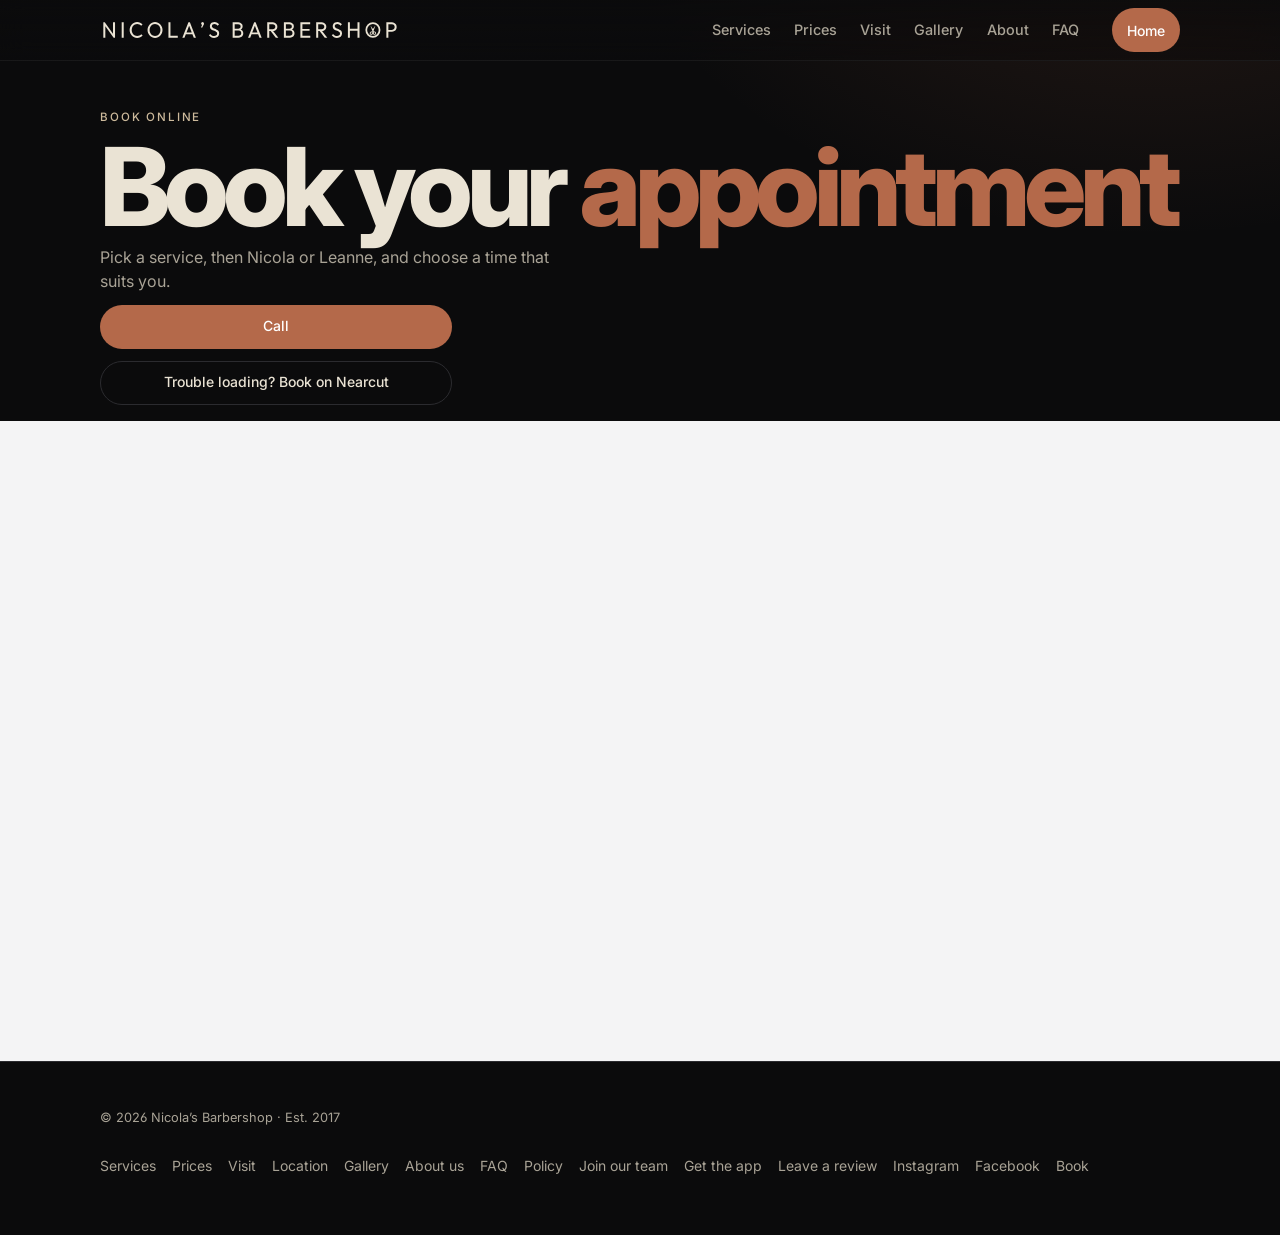
<file: book.html>
<!DOCTYPE html>
<html lang="en-GB">
<head>
  <meta charset="utf-8" />
  <meta name="viewport" content="width=device-width, initial-scale=1" />
  <title>Book online · Nicola’s Barbershop, Llanrhos, Conwy</title>
  <meta name="description" content="Book an appointment online at Nicola’s Barbershop, Llanrhos, Conwy." />
  <meta name="robots" content="noindex" />
  <meta name="theme-color" content="#0b0b0c" />
  <link rel="manifest" href="/manifest.webmanifest?v=20261101h" />
  <meta name="mobile-web-app-capable" content="yes" />
  <meta name="apple-mobile-web-app-capable" content="yes" />
  <meta name="apple-mobile-web-app-title" content="Nicola's" />
  <meta name="apple-mobile-web-app-status-bar-style" content="black-translucent" />
  <!-- Social share (Open Graph / Twitter). Absolute site URLs use https://nicolasbarbershop.co.uk/ -->
  <meta property="og:type" content="website" />
  <meta property="og:site_name" content="Nicola’s Barbershop" />
  <meta property="og:locale" content="en_GB" />
  <meta property="og:title" content="Book online · Nicola’s Barbershop, Llanrhos, Conwy" />
  <meta property="og:description" content="Book an appointment online at Nicola’s Barbershop, Llanrhos, Conwy." />
  <meta property="og:image" content="https://nicolasbarbershop.co.uk/assets/og-share.jpg" />
  <meta property="og:image:width" content="1200" />
  <meta property="og:image:height" content="630" />
  <meta property="og:image:alt" content="Nicola’s Barbershop, 2 Maes y Castell, Llanrhos, Conwy: barber chair inside the shop" />
  <meta name="twitter:card" content="summary_large_image" />
  <meta name="twitter:title" content="Book online · Nicola’s Barbershop, Llanrhos, Conwy" />
  <meta name="twitter:description" content="Book an appointment online at Nicola’s Barbershop, Llanrhos, Conwy." />
  <meta name="twitter:image" content="https://nicolasbarbershop.co.uk/assets/og-share.jpg" />
  <link rel="icon" href="favicon.ico?v=20261101h" sizes="any" />
  <link rel="icon" type="image/png" sizes="32x32" href="assets/favicon-32x32.png?v=20261101h" />
  <link rel="icon" type="image/png" sizes="192x192" href="assets/favicon-192.png?v=20261101h" />
  <link rel="apple-touch-icon" sizes="180x180" href="assets/apple-touch-icon.png?v=20261101h" />
  <link rel="preconnect" href="https://fonts.googleapis.com" />
  <link rel="preconnect" href="https://fonts.gstatic.com" crossorigin />
  <link href="https://fonts.googleapis.com/css2?family=Inter:wght@400;500;600&display=swap" rel="stylesheet" />
  <link rel="stylesheet" href="styles.css?v=20261101h" />
  
</head>
<body>
  <a class="skip-link" href="#main">Skip to content</a>
    <header>
    <div class="wrap nav">
      <a class="logo-link" href="index.html">
        <img class="logo-wordmark-img" src="assets/wordmark.svg" alt="Nicola’s Barbershop" width="240" height="17">
      </a>
      <nav class="nav-links" aria-label="Main">
        <a href="services.html">Services</a>
        <a href="prices.html">Prices</a>
        <a href="visit.html">Visit</a>
        <a href="gallery.html">Gallery</a>
        <a href="about.html">About</a>
        <a href="faq.html">FAQ</a>
      </nav>
      <div class="nav-actions">
        <a class="btn" href="index.html">Home</a>
        <button type="button" class="menu-toggle" aria-expanded="false" aria-controls="site-menu" aria-label="Open menu">
          <span class="menu-toggle-bars" aria-hidden="true"><span></span></span>
        </button>
      </div>
    </div>
    <div id="news-ticker" class="news-ticker" hidden role="region" aria-labelledby="news-ticker-label">
      <div class="wrap news-ticker-inner">
        <span id="news-ticker-label" class="news-ticker-label">Shop updates</span>
        <div class="news-ticker-viewport" aria-hidden="true">
          <div class="news-ticker-track"></div>
        </div>
        <button type="button" class="news-ticker-toggle" aria-pressed="false">Pause</button>
        <ul class="news-ticker-list" aria-live="polite"></ul>
      </div>
    </div>
  </header>

  <div id="site-menu" class="site-menu" hidden aria-hidden="true">
    <div class="site-menu-inner">
      <nav class="site-menu-nav" aria-label="Site">
        <a href="index.html">Home</a>
        <a href="services.html">Services</a>
        <a href="prices.html">Prices</a>
        <a href="visit.html">Visit</a>
        <a href="location.html">Location</a>
        <a href="gallery.html">Gallery</a>
        <a href="about.html">About us</a>
        <a href="faq.html">FAQ</a>
        <a href="policy.html">Policy</a>
        <a href="join.html">Join our team</a>
      </nav>
      <div class="site-menu-foot">
        <div class="site-menu-social">
          <a class="social-icon" href="https://www.instagram.com/nicolas_barbershop_/" target="_blank" rel="noopener" aria-label="Instagram"><svg viewBox="0 0 24 24" aria-hidden="true"><path d="M7.8 2h8.4C19.4 2 22 4.6 22 7.8v8.4a5.8 5.8 0 0 1-5.8 5.8H7.8C4.6 22 2 19.4 2 16.2V7.8A5.8 5.8 0 0 1 7.8 2zm-.2 2A3.6 3.6 0 0 0 4 7.6v8.8A3.6 3.6 0 0 0 7.6 20h8.8a3.6 3.6 0 0 0 3.6-3.6V7.6A3.6 3.6 0 0 0 16.4 4H7.6zm9.65 1.5a1.25 1.25 0 1 1 0 2.5 1.25 1.25 0 0 1 0-2.5zM12 7a5 5 0 1 1 0 10 5 5 0 0 1 0-10zm0 2a3 3 0 1 0 0 6 3 3 0 0 0 0-6z"/></svg></a>
          <a class="social-icon" href="https://www.facebook.com/nicolasbarbershop35/" target="_blank" rel="noopener" aria-label="Facebook"><svg viewBox="0 0 24 24" aria-hidden="true"><path d="M14 13.5h2.5l1-4H14v-2c0-1.03 0-2 2-2h1.5V2.14C17.17 2.09 15.92 2 14.89 2 12.3 2 10.5 3.66 10.5 6.7V9.5H8v4h2.5V22h3.5v-8.5z"/></svg></a>
        </div>
        <a class="site-menu-review" href="https://search.google.com/local/writereview?placeid=ChIJI0imyHkeZUgKI9zRHF1nJQ" target="_blank" rel="noopener">Leave a Google review</a>
      </div>
    </div>
  </div>

<main id="main" tabindex="-1">
    <div class="wrap page-hero" style="padding-bottom:1rem;">
      <p class="eyebrow">Book online</p>
      <h1>Book your appointment</h1>
      <p class="page-lead" style="margin-bottom:0.75rem;">Pick a service, then Nicola or Leanne, and choose a time that suits you.</p>
      <div class="btn-row btn-pair btn-pair-stack">
        <a class="btn call-btn" href="tel:+447821865044">Call</a>
        <a class="btn-ghost" href="https://nicolasbarbershop.nearcut.com/book" target="_blank" rel="noopener">Trouble loading? Book on Nearcut</a>
      </div>
    </div>

    <!-- Full-bleed wrapper: deliberately NOT inside .wrap, no padding/margin, so the Nearcut widget runs edge to edge on phones.
         Light-neutral background so a light-themed widget doesn't look broken on the dark site; turn on "dark mode" in Nearcut (Settings > Integrations) to match. -->
    <div class="nearcut-bleed" style="width:100%;max-width:none;margin:0;padding:0;background:#f4f4f5;min-height:640px;">
      <script src="https://nearcut.com/secure_widget.js"></script><div id="nearcut" data-domain="https://iframe-10057.nearcut.com"></div>
      <noscript><p style="padding:1.5rem;color:#111;text-align:center;">Please enable JavaScript to book here, or <a href="https://nicolasbarbershop.nearcut.com/book" style="color:#111;text-decoration:underline;">book on Nearcut</a>.</p></noscript>
    </div>
  </main>

    <footer>
    <div class="wrap footer-row">
      <div class="footer-nap">
        <p class="footer-copy">© 2026 Nicola’s Barbershop · Est. 2017</p>
      </div>
      <div class="social">
        <a href="services.html">Services</a>
        <a href="prices.html">Prices</a>
        <a href="visit.html">Visit</a>
        <a href="location.html">Location</a>
        <a href="gallery.html">Gallery</a>
        <a href="about.html">About us</a>
        <a href="faq.html">FAQ</a>
        <a href="policy.html">Policy</a>
        <a href="join.html">Join our team</a>
        <a href="app.html" class="app-only-browser">Get the app</a>
        <a href="https://search.google.com/local/writereview?placeid=ChIJI0imyHkeZUgKI9zRHF1nJQ" target="_blank" rel="noopener">Leave a review</a>
        <a href="https://www.instagram.com/nicolas_barbershop_/" target="_blank" rel="noopener">Instagram</a>
        <a href="https://www.facebook.com/nicolasbarbershop35/" target="_blank" rel="noopener">Facebook</a>
        <a href="https://nicolasbarbershop.nearcut.com/book" target="_blank" rel="noopener">Book</a>
      </div>
    </div>
  </footer>
  <script src="site.js?v=20261101h" defer></script>


  <div id="leave-modal" class="leave-modal" hidden role="dialog" aria-modal="true" aria-labelledby="leave-title">
    <div class="leave-box">
      <h2 id="leave-title">Leave booking?</h2>
      <p>If you leave this page, your booking so far will be discarded.</p>
      <div class="leave-actions">
        <button type="button" class="btn" id="leave-keep">Keep booking</button>
        <a class="btn btn-ghost-dark" id="leave-go" href="index.html">Return home</a>
      </div>
    </div>
  </div>
  <script>
  (function () {
    var modal = document.getElementById('leave-modal');
    var go = document.getElementById('leave-go');
    var keep = document.getElementById('leave-keep');
    function close() { modal.hidden = true; document.body.classList.remove('leave-open'); }
    keep.addEventListener('click', close);
    modal.addEventListener('click', function (e) { if (e.target === modal) close(); });
    document.addEventListener('keydown', function (e) { if (e.key === 'Escape' && !modal.hidden) close(); });
    document.addEventListener('click', function (e) {
      var a = e.target.closest && e.target.closest('a[href]');
      if (!a || a.id === 'leave-go' || a.target === '_blank') return;
      var href = a.getAttribute('href');
      if (!href || href.charAt(0) === '#' || /^(tel:|mailto:|https?:)/i.test(href)) return;
      e.preventDefault();
      go.setAttribute('href', href);
      go.textContent = /^index\.html/.test(href) ? 'Return home' : 'Leave booking';
      modal.hidden = false; document.body.classList.add('leave-open'); keep.focus();
    });
  })();
  </script>
</body>
</html>
</file>
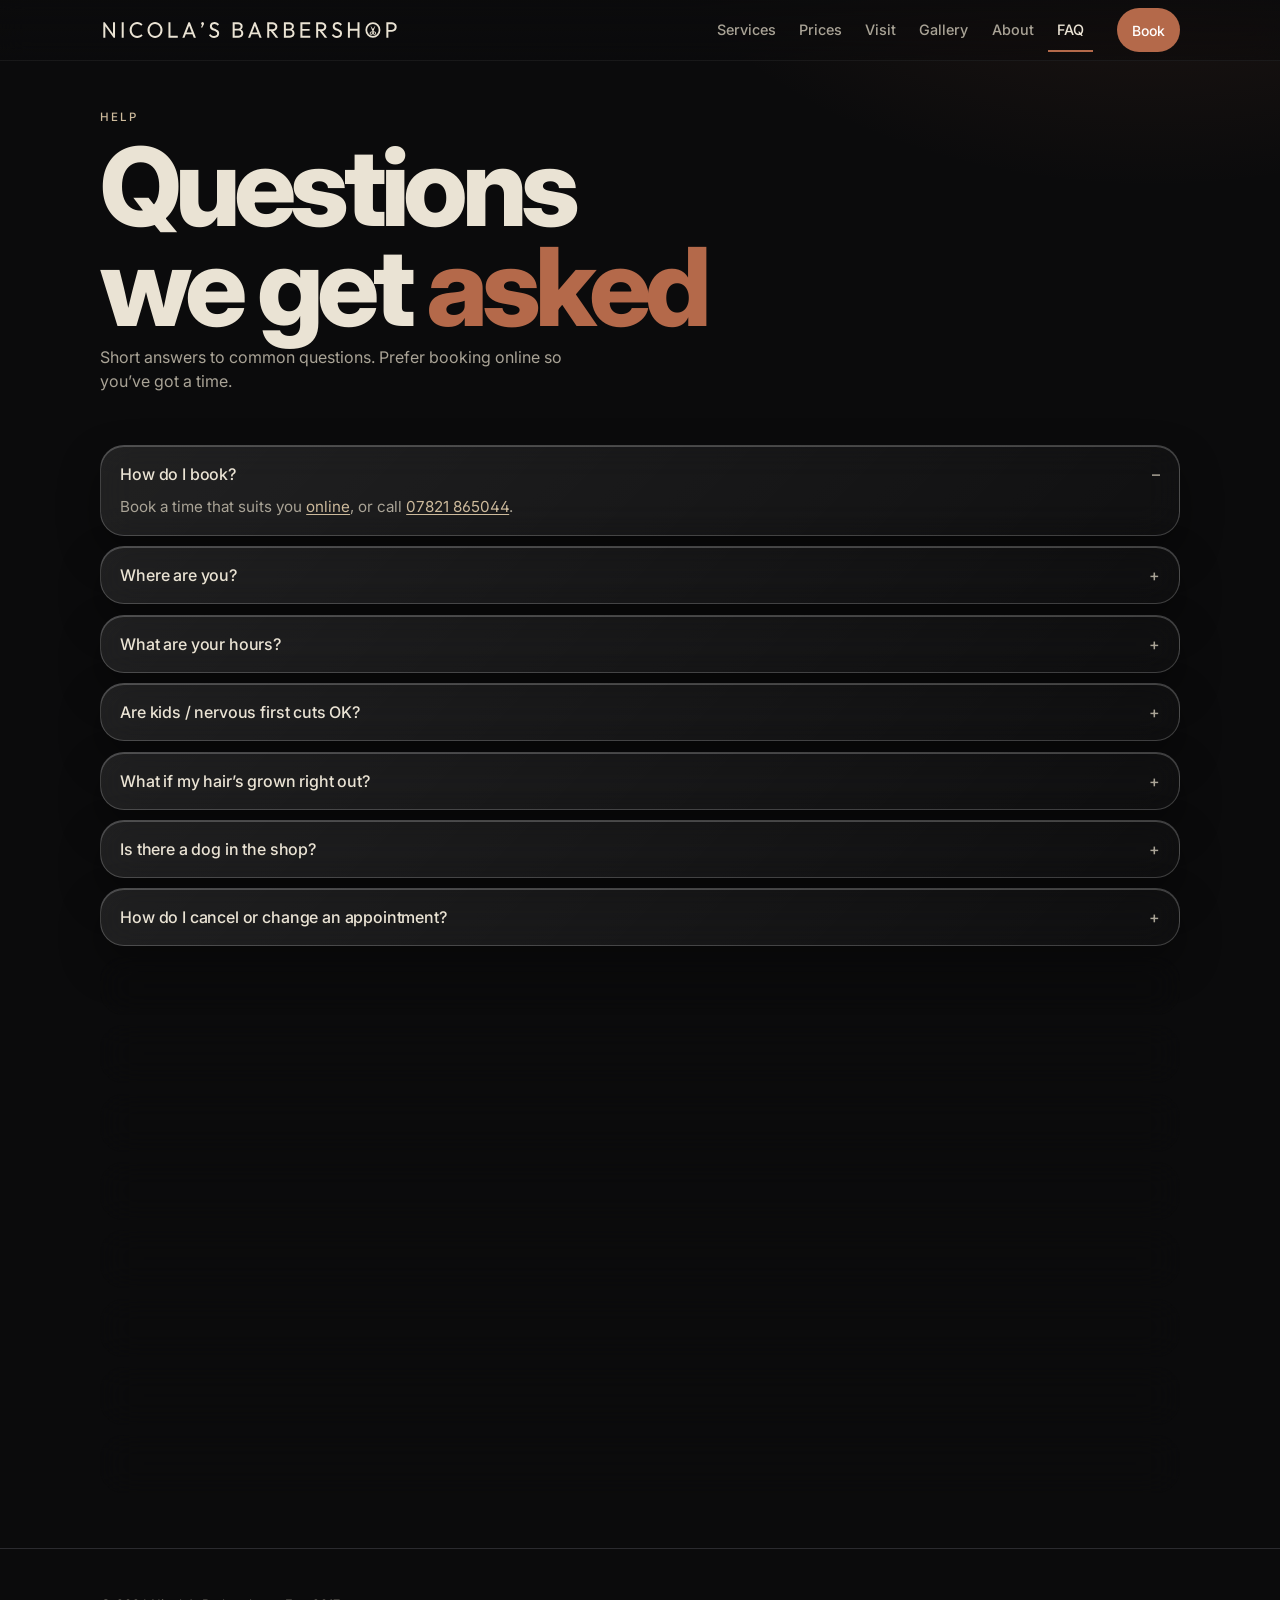
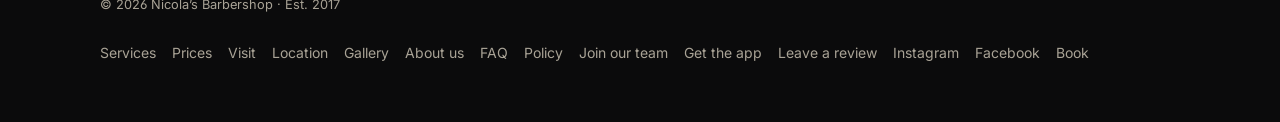
<file: faq.html>
<!DOCTYPE html>
<html lang="en-GB">
<head>
  <meta name="robots" content="noindex, nofollow">
  <meta charset="utf-8" />
  <meta name="viewport" content="width=device-width, initial-scale=1" />
  <title>FAQ · Nicola’s Barbershop, Llanrhos, Conwy</title>
  <meta name="description" content="Booking, opening hours, kids’ cuts, parking, access, payment and Maisie the shop dog: common questions about Nicola’s Barbershop, Llanrhos, Conwy." />
  <link rel="canonical" href="https://nicolasbarbershop.co.uk/faq.html" />
  <meta name="theme-color" content="#0b0b0c" />
  <link rel="manifest" href="/manifest.webmanifest?v=20261101h" />
  <meta name="mobile-web-app-capable" content="yes" />
  <meta name="apple-mobile-web-app-capable" content="yes" />
  <meta name="apple-mobile-web-app-title" content="Nicola's" />
  <meta name="apple-mobile-web-app-status-bar-style" content="black-translucent" />
  <!-- Social share (Open Graph / Twitter). Absolute site URLs use https://nicolasbarbershop.co.uk/ -->
  <meta property="og:type" content="website" />
  <meta property="og:site_name" content="Nicola’s Barbershop" />
  <meta property="og:locale" content="en_GB" />
  <meta property="og:title" content="FAQ · Nicola’s Barbershop, Llanrhos, Conwy" />
  <meta property="og:description" content="Booking, opening hours, kids’ cuts, parking, access, payment and Maisie the shop dog: common questions about Nicola’s Barbershop, Llanrhos, Conwy." />
  <meta property="og:url" content="https://nicolasbarbershop.co.uk/faq.html" />
  <meta property="og:image" content="https://nicolasbarbershop.co.uk/assets/og-share.jpg" />
  <meta property="og:image:width" content="1200" />
  <meta property="og:image:height" content="630" />
  <meta property="og:image:alt" content="Nicola’s Barbershop, 2 Maes y Castell, Llanrhos, Conwy: barber chair inside the shop" />
  <meta name="twitter:card" content="summary_large_image" />
  <meta name="twitter:title" content="FAQ · Nicola’s Barbershop, Llanrhos, Conwy" />
  <meta name="twitter:description" content="Booking, opening hours, kids’ cuts, parking, access, payment and Maisie the shop dog: common questions about Nicola’s Barbershop, Llanrhos, Conwy." />
  <meta name="twitter:image" content="https://nicolasbarbershop.co.uk/assets/og-share.jpg" />
  <link rel="icon" href="favicon.ico?v=20261101h" sizes="any" />
  <link rel="icon" type="image/png" sizes="32x32" href="assets/favicon-32x32.png?v=20261101h" />
  <link rel="icon" type="image/png" sizes="192x192" href="assets/favicon-192.png?v=20261101h" />
  <link rel="apple-touch-icon" sizes="180x180" href="assets/apple-touch-icon.png?v=20261101h" />
  <link rel="preconnect" href="https://fonts.googleapis.com" />
  <link rel="preconnect" href="https://fonts.gstatic.com" crossorigin />
  <link href="https://fonts.googleapis.com/css2?family=Inter:wght@400;500;600&display=swap" rel="stylesheet" />
  <link rel="stylesheet" href="styles.css?v=20261101h" />
  <!-- FAQPage schema: must match the visible questions/answers below exactly; update both together -->
  <script type="application/ld+json">
  {
    "@context": "https://schema.org",
    "@type": "FAQPage",
    "mainEntity": [
      {
        "@type": "Question",
        "name": "How do I book?",
        "acceptedAnswer": {
          "@type": "Answer",
          "text": "Book a time that suits you online on our booking page, or call 07821 865044."
        }
      },
      {
        "@type": "Question",
        "name": "Where are you?",
        "acceptedAnswer": {
          "@type": "Answer",
          "text": "2 Maes y Castell, Llanrhos, Conwy, LL30 1NG. See the map on the Visit page, or get directions."
        }
      },
      {
        "@type": "Question",
        "name": "What are your hours?",
        "acceptedAnswer": {
          "@type": "Answer",
          "text": "Monday 9–5 · Tuesday 10–7 · Wednesday 9–5 · Thursday 9–6:30 · Friday 9–6:30. Closed Saturday and Sunday."
        }
      },
      {
        "@type": "Question",
        "name": "Are kids / nervous first cuts OK?",
        "acceptedAnswer": {
          "@type": "Answer",
          "text": "Yes. Children’s cuts (0–11) are on the price list. Nicola and Leanne take it slow — no shame if someone’s nervous. We’re for all ages, kids through pensioners, not a kids-only shop."
        }
      },
      {
        "@type": "Question",
        "name": "What if my hair’s grown right out?",
        "acceptedAnswer": {
          "@type": "Answer",
          "text": "Book a restyle (or the right fade/restyle), not a standard tidy-up — same as on Nearcut."
        }
      },
      {
        "@type": "Question",
        "name": "Is there a dog in the shop?",
        "acceptedAnswer": {
          "@type": "Answer",
          "text": "Yes — Maisie is usually here. If you’re not a dog person, we’re not the best fit."
        }
      },
      {
        "@type": "Question",
        "name": "How do I cancel or change an appointment?",
        "acceptedAnswer": {
          "@type": "Answer",
          "text": "Please give at least 12 hours’ notice. Less than that, or a no-show, means the full appointment fee is due. If that fee isn’t paid, the account is blocked for future bookings. Cancel or reschedule online in your Nearcut account if it’s more than 12 hours away, or phone 07821 865044. See the policy page."
        }
      },
      {
        "@type": "Question",
        "name": "How do I rebook?",
        "acceptedAnswer": {
          "@type": "Answer",
          "text": "Use the booking page again, or call 07821 865044."
        }
      },
      {
        "@type": "Question",
        "name": "Do you take walk-ins?",
        "acceptedAnswer": {
          "@type": "Answer",
          "text": "We encourage booking online so you’ve got a time. If a chair’s free we’ll take a walk-in — we don’t run a waiting list in the shop."
        }
      },
      {
        "@type": "Question",
        "name": "Do you rent chairs?",
        "acceptedAnswer": {
          "@type": "Answer",
          "text": "We’ve got chair capacity through the week for a self-employed barber. Weekend days are possible too if that suits you. See Join our team, or contact Nicola on 07821 865044."
        }
      },
      {
        "@type": "Question",
        "name": "Where can I park?",
        "acceptedAnswer": {
          "@type": "Answer",
          "text": "We have parking at the shop. Please check the Visit page for directions."
        }
      },
      {
        "@type": "Question",
        "name": "How can I pay?",
        "acceptedAnswer": {
          "@type": "Answer",
          "text": "Card (including Amex) or cash."
        }
      },
      {
        "@type": "Question",
        "name": "Do you cut women’s hair?",
        "acceptedAnswer": {
          "@type": "Answer",
          "text": "We’re a barbershop, not a hair salon — but you’re welcome if you want a shorter, barber-style cut."
        }
      },
      {
        "@type": "Question",
        "name": "I’m running late — can you still fit me in?",
        "acceptedAnswer": {
          "@type": "Answer",
          "text": "We’ll try. A few minutes is usually fine. We can’t hold the chair too long though, or it knocks on other people’s bookings. If you’re going to be late, give us a quick call on 07821 865044."
        }
      },
      {
        "@type": "Question",
        "name": "When is your busiest time of day?",
        "acceptedAnswer": {
          "@type": "Answer",
          "text": "Most days get busier from lunchtime onwards. We can book out ahead at peak times, so the safest bet is to book online."
        }
      }
    ]
  }
  </script>
</head>
<body>
  <a class="skip-link" href="#main">Skip to content</a>
    <header>
    <div class="wrap nav">
      <a class="logo-link" href="index.html">
        <img class="logo-wordmark-img" src="assets/wordmark.svg" alt="Nicola’s Barbershop" width="240" height="17">
      </a>
      <nav class="nav-links" aria-label="Main">
        <a href="services.html">Services</a>
        <a href="prices.html">Prices</a>
        <a href="visit.html">Visit</a>
        <a href="gallery.html">Gallery</a>
        <a href="about.html">About</a>
        <a href="faq.html" aria-current="page">FAQ</a>
      </nav>
      <div class="nav-actions">
        <a class="btn" href="book.html">Book</a>
        <button type="button" class="menu-toggle" aria-expanded="false" aria-controls="site-menu" aria-label="Open menu">
          <span class="menu-toggle-bars" aria-hidden="true"><span></span></span>
        </button>
      </div>
    </div>
    <div id="news-ticker" class="news-ticker" hidden role="region" aria-labelledby="news-ticker-label">
      <div class="wrap news-ticker-inner">
        <span id="news-ticker-label" class="news-ticker-label">Shop updates</span>
        <div class="news-ticker-viewport" aria-hidden="true">
          <div class="news-ticker-track"></div>
        </div>
        <button type="button" class="news-ticker-toggle" aria-pressed="false">Pause</button>
        <ul class="news-ticker-list" aria-live="polite"></ul>
      </div>
    </div>
  </header>

  <div id="site-menu" class="site-menu" hidden aria-hidden="true">
    <div class="site-menu-inner">
      <nav class="site-menu-nav" aria-label="Site">
        <a href="index.html">Home</a>
        <a href="services.html">Services</a>
        <a href="prices.html">Prices</a>
        <a href="visit.html">Visit</a>
        <a href="location.html">Location</a>
        <a href="gallery.html">Gallery</a>
        <a href="about.html">About us</a>
        <a href="faq.html" aria-current="page">FAQ</a>
        <a href="policy.html">Policy</a>
        <a href="join.html">Join our team</a>
        <a class="btn btn-lg menu-book" href="book.html">Book</a>
        <a class="menu-app app-only-browser" href="app.html">Get the app</a>
      </nav>
      <div class="site-menu-foot">
        <div class="site-menu-social">
          <a class="social-icon" href="https://www.instagram.com/nicolas_barbershop_/" target="_blank" rel="noopener" aria-label="Instagram"><svg viewBox="0 0 24 24" aria-hidden="true"><path d="M7.8 2h8.4C19.4 2 22 4.6 22 7.8v8.4a5.8 5.8 0 0 1-5.8 5.8H7.8C4.6 22 2 19.4 2 16.2V7.8A5.8 5.8 0 0 1 7.8 2zm-.2 2A3.6 3.6 0 0 0 4 7.6v8.8A3.6 3.6 0 0 0 7.6 20h8.8a3.6 3.6 0 0 0 3.6-3.6V7.6A3.6 3.6 0 0 0 16.4 4H7.6zm9.65 1.5a1.25 1.25 0 1 1 0 2.5 1.25 1.25 0 0 1 0-2.5zM12 7a5 5 0 1 1 0 10 5 5 0 0 1 0-10zm0 2a3 3 0 1 0 0 6 3 3 0 0 0 0-6z"/></svg></a>
          <a class="social-icon" href="https://www.facebook.com/nicolasbarbershop35/" target="_blank" rel="noopener" aria-label="Facebook"><svg viewBox="0 0 24 24" aria-hidden="true"><path d="M14 13.5h2.5l1-4H14v-2c0-1.03 0-2 2-2h1.5V2.14C17.17 2.09 15.92 2 14.89 2 12.3 2 10.5 3.66 10.5 6.7V9.5H8v4h2.5V22h3.5v-8.5z"/></svg></a>
        </div>
        <a class="site-menu-review" href="https://search.google.com/local/writereview?placeid=ChIJI0imyHkeZUgKI9zRHF1nJQ" target="_blank" rel="noopener">Leave a Google review</a>
      </div>
    </div>
  </div>

<main id="main" tabindex="-1">
    <div class="wrap page-hero">
      <p class="eyebrow">Help</p>
      <h1>Questions we get asked</h1>
      <p class="page-lead">Short answers to common questions. Prefer booking online so you’ve got a time.</p>
    </div>
    <section style="border-top:none;padding-top:0;">
      <div class="wrap faq">
        <details open>
          <summary>How do I book?</summary>
          <p>Book a time that suits you <a href="book.html">online</a>, or call <a href="tel:+447821865044">07821 865044</a>.</p>
        </details>
        <details>
          <summary>Where are you?</summary>
          <p>2 Maes y Castell, Llanrhos, Conwy, LL30 1NG. We moved on Monday 2 November 2026, very close to our old shop on Station Road, Deganwy. See the map on the <a href="visit.html">Visit page</a>, or <a href="https://www.google.com/maps/dir/?api=1&destination=2+Maes+y+Castell%2C+Llanrhos%2C+Conwy+LL30+1NG" target="_blank" rel="noopener">get directions</a>.</p>
        </details>
        <details>
          <summary>What are your hours?</summary>
          <p>Monday 9–5 · Tuesday 10–7 · Wednesday 9–5 · Thursday 9–6:30 · Friday 9–6:30. Closed Saturday and Sunday.</p>
        </details>
        <details>
          <summary>Are kids / nervous first cuts OK?</summary>
          <p>Yes. Children’s cuts (0–11) are on the <a href="prices.html">price list</a>. Nicola and Leanne take it slow — no shame if someone’s nervous. We’re for all ages, kids through pensioners, not a kids-only shop.</p>
        </details>
        <details>
          <summary>What if my hair’s grown right out?</summary>
          <p>Book a restyle (or the right fade/restyle), not a standard tidy-up — same as on Nearcut.</p>
        </details>
        <details>
          <summary>Is there a dog in the shop?</summary>
          <p>Yes — Maisie is usually here. If you’re not a dog person, we’re not the best fit.</p>
        </details>
        <details>
          <summary>How do I cancel or change an appointment?</summary>
          <p>Please give at least 12 hours’ notice. Less than that, or a no-show, means the full appointment fee is due. If that fee isn’t paid, the account is blocked for future bookings. Cancel or reschedule online in your Nearcut account if it’s more than 12 hours away, or phone 07821 865044. See the <a href="policy.html">policy page</a>.</p>
        </details>
        <details>
          <summary>How do I rebook?</summary>
          <p>Use the booking page again, or call 07821 865044.</p>
        </details>
        <details>
          <summary>Do you take walk-ins?</summary>
          <p>We encourage <a href="book.html">booking online</a> so you’ve got a time. If a chair’s free we’ll take a walk-in — we don’t run a waiting list in the shop.</p>
        </details>

        <details>
          <summary>Do you rent chairs?</summary>
          <p>We’ve got chair capacity through the week for a self-employed barber. Weekend days are possible too if that suits you. See <a href="join.html">Join our team</a>, or contact Nicola on <a href="tel:+447821865044">07821 865044</a>.</p>
        </details>

        <details>
          <summary>Where can I park?</summary>
          <p>We have parking at the shop. Please check the Visit page for directions.</p>
        </details>
        <details>
          <summary>How can I pay?</summary>
          <p>Card (including Amex) or cash.</p>
        </details>

        <details>
          <summary>Do you cut women’s hair?</summary>
          <p>We’re a barbershop, not a hair salon — but you’re welcome if you want a shorter, barber-style cut.</p>
        </details>
        <details>
          <summary>I’m running late — can you still fit me in?</summary>
          <p>We’ll try. A few minutes is usually fine. We can’t hold the chair too long though, or it knocks on other people’s bookings. If you’re going to be late, give us a quick call on <a href="tel:+447821865044">07821 865044</a>.</p>
        </details>
        <details>
          <summary>When is your busiest time of day?</summary>
          <p>Most days get busier from lunchtime onwards. We can book out ahead at peak times, so the safest bet is to <a href="book.html">book online</a>.</p>
        </details>

      </div>
    </section>
  </main>
    <footer>
    <div class="wrap footer-row">
      <div class="footer-nap">
        <p class="footer-copy">© 2026 Nicola’s Barbershop · Est. 2017</p>
      </div>
      <div class="social">
        <a href="services.html">Services</a>
        <a href="prices.html">Prices</a>
        <a href="visit.html">Visit</a>
        <a href="location.html">Location</a>
        <a href="gallery.html">Gallery</a>
        <a href="about.html">About us</a>
        <a href="faq.html">FAQ</a>
        <a href="policy.html">Policy</a>
        <a href="join.html">Join our team</a>
        <a href="app.html" class="app-only-browser">Get the app</a>
        <a href="https://search.google.com/local/writereview?placeid=ChIJI0imyHkeZUgKI9zRHF1nJQ" target="_blank" rel="noopener">Leave a review</a>
        <a href="https://www.instagram.com/nicolas_barbershop_/" target="_blank" rel="noopener">Instagram</a>
        <a href="https://www.facebook.com/nicolasbarbershop35/" target="_blank" rel="noopener">Facebook</a>
        <a href="book.html">Book</a>
      </div>
    </div>
  </footer>
  <script src="site.js?v=20261101h" defer></script>

</body>
</html>
</file>
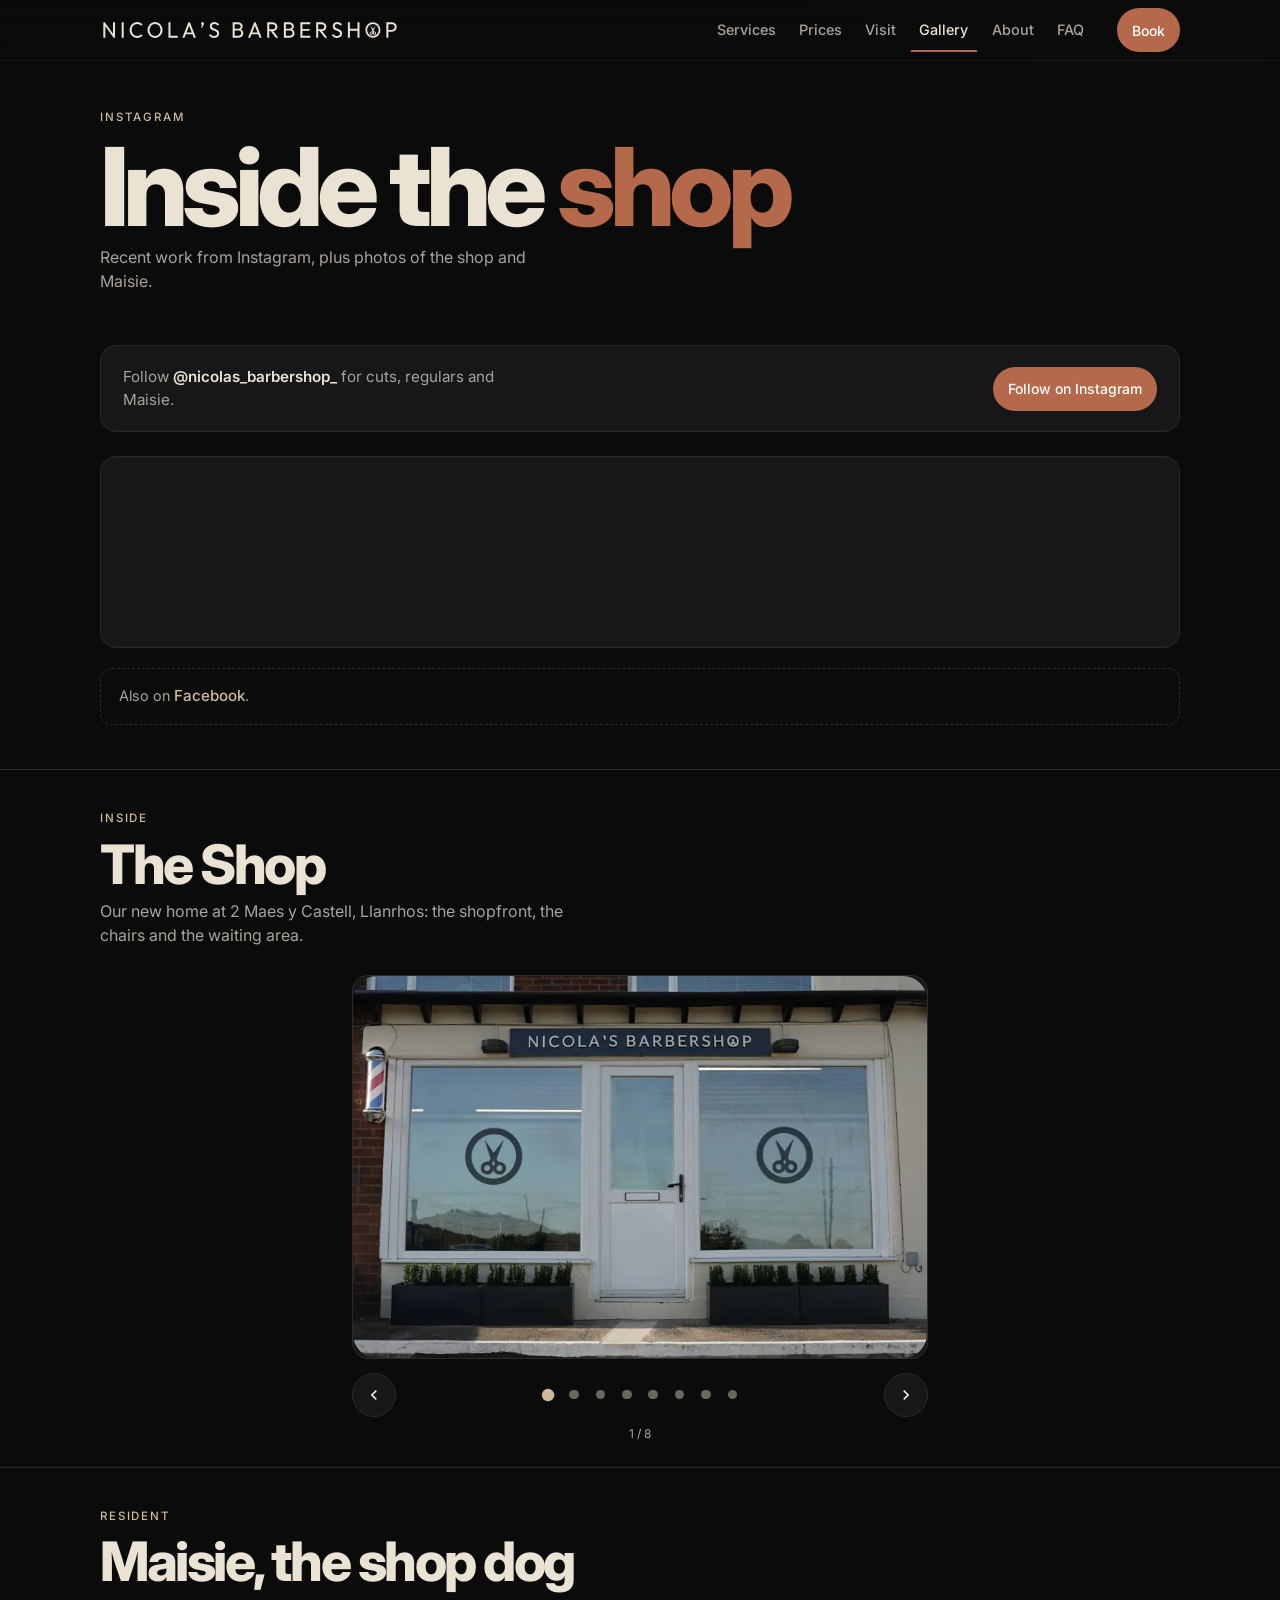
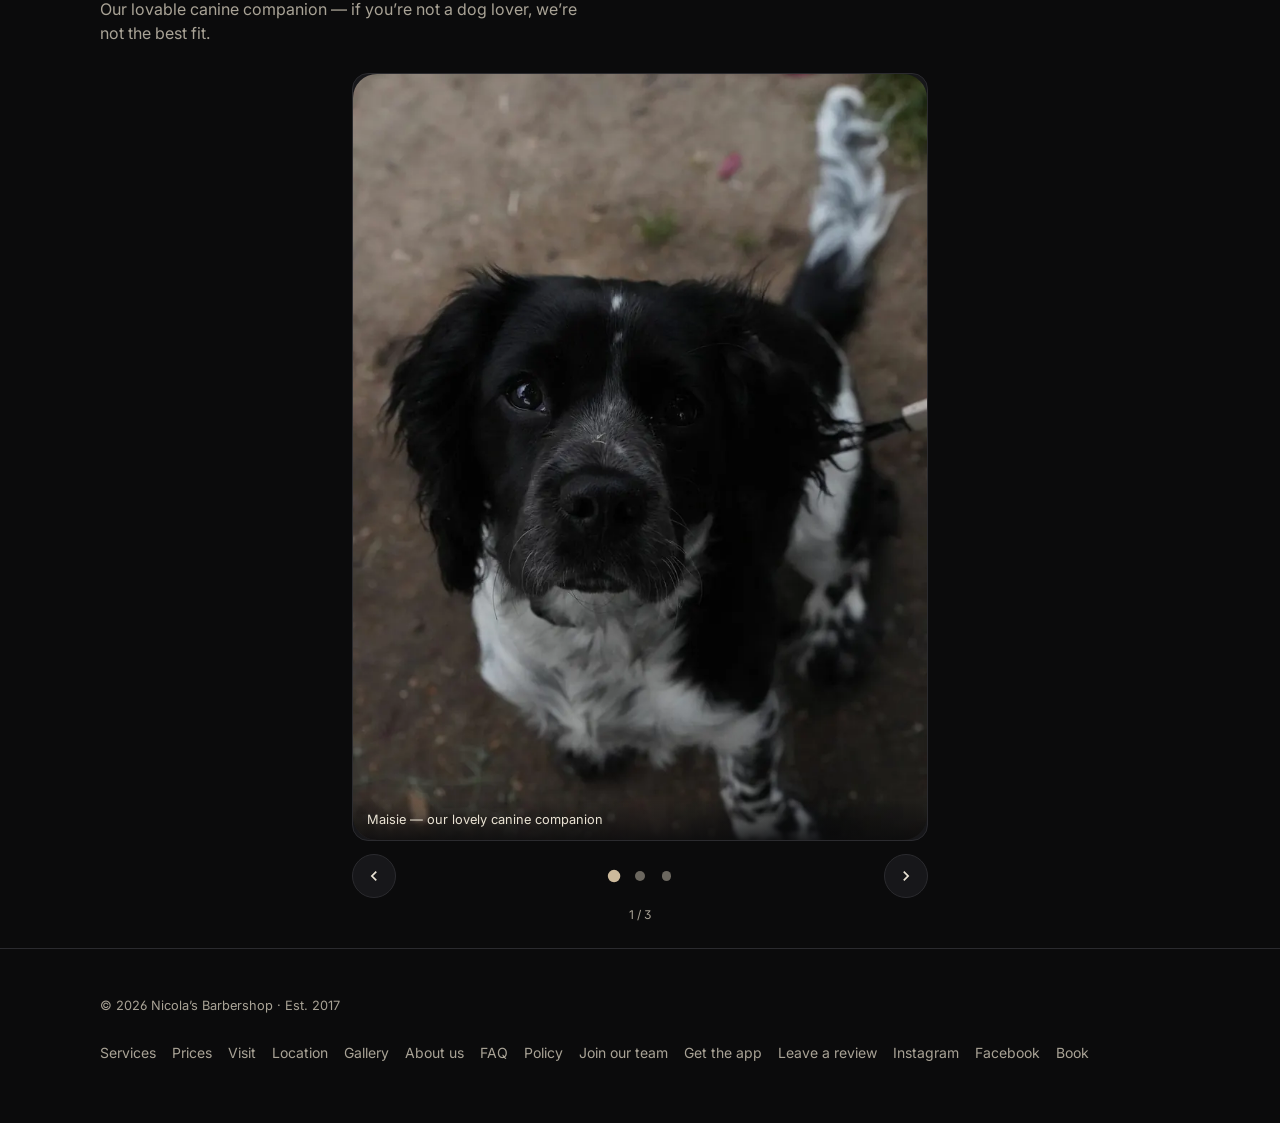
<file: gallery.html>
<!DOCTYPE html>
<html lang="en-GB">
<head>
  <meta name="robots" content="noindex, nofollow">
  <meta charset="utf-8" />
  <meta name="viewport" content="width=device-width, initial-scale=1" />
  <title>Gallery · Nicola’s Barbershop, Llanrhos, Conwy</title>
  <meta name="description" content="Photos from Nicola’s Barbershop in Llanrhos, Conwy: the shop, recent cuts from our Instagram, and Maisie the shop dog." />
  <link rel="canonical" href="https://nicolasbarbershop.co.uk/gallery.html" />
  <meta name="theme-color" content="#0b0b0c" />
  <link rel="manifest" href="/manifest.webmanifest?v=20261101h" />
  <meta name="mobile-web-app-capable" content="yes" />
  <meta name="apple-mobile-web-app-capable" content="yes" />
  <meta name="apple-mobile-web-app-title" content="Nicola's" />
  <meta name="apple-mobile-web-app-status-bar-style" content="black-translucent" />
  <!-- Social share (Open Graph / Twitter). Absolute site URLs use https://nicolasbarbershop.co.uk/ -->
  <meta property="og:type" content="website" />
  <meta property="og:site_name" content="Nicola’s Barbershop" />
  <meta property="og:locale" content="en_GB" />
  <meta property="og:title" content="Gallery · Nicola’s Barbershop, Llanrhos, Conwy" />
  <meta property="og:description" content="Photos from Nicola’s Barbershop in Llanrhos, Conwy: the shop, recent cuts from our Instagram, and Maisie the shop dog." />
  <meta property="og:url" content="https://nicolasbarbershop.co.uk/gallery.html" />
  <meta property="og:image" content="https://nicolasbarbershop.co.uk/assets/og-share.jpg" />
  <meta property="og:image:width" content="1200" />
  <meta property="og:image:height" content="630" />
  <meta property="og:image:alt" content="Nicola’s Barbershop, 2 Maes y Castell, Llanrhos, Conwy: barber chair inside the shop" />
  <meta name="twitter:card" content="summary_large_image" />
  <meta name="twitter:title" content="Gallery · Nicola’s Barbershop, Llanrhos, Conwy" />
  <meta name="twitter:description" content="Photos from Nicola’s Barbershop in Llanrhos, Conwy: the shop, recent cuts from our Instagram, and Maisie the shop dog." />
  <meta name="twitter:image" content="https://nicolasbarbershop.co.uk/assets/og-share.jpg" />
  <link rel="icon" href="favicon.ico?v=20261101h" sizes="any" />
  <link rel="icon" type="image/png" sizes="32x32" href="assets/favicon-32x32.png?v=20261101h" />
  <link rel="icon" type="image/png" sizes="192x192" href="assets/favicon-192.png?v=20261101h" />
  <link rel="apple-touch-icon" sizes="180x180" href="assets/apple-touch-icon.png?v=20261101h" />
  <link rel="preconnect" href="https://fonts.googleapis.com" />
  <link rel="preconnect" href="https://fonts.gstatic.com" crossorigin />
  <link href="https://fonts.googleapis.com/css2?family=Inter:wght@400;500;600&display=swap" rel="stylesheet" />
  <link rel="stylesheet" href="styles.css?v=20261101h" />
</head>
<body>
  <a class="skip-link" href="#main">Skip to content</a>
  <header>
    <div class="wrap nav">
      <a class="logo-link" href="index.html">
        <img class="logo-wordmark-img" src="assets/wordmark.svg" alt="Nicola’s Barbershop" width="240" height="17">
      </a>
      <nav class="nav-links" aria-label="Main">
        <a href="services.html">Services</a>
        <a href="prices.html">Prices</a>
        <a href="visit.html">Visit</a>
        <a href="gallery.html" aria-current="page">Gallery</a>
        <a href="about.html">About</a>
        <a href="faq.html">FAQ</a>
      </nav>
      <div class="nav-actions">
        <a class="btn" href="book.html">Book</a>
        <button type="button" class="menu-toggle" aria-expanded="false" aria-controls="site-menu" aria-label="Open menu">
          <span class="menu-toggle-bars" aria-hidden="true"><span></span></span>
        </button>
      </div>
    </div>
    <div id="news-ticker" class="news-ticker" hidden role="region" aria-labelledby="news-ticker-label">
      <div class="wrap news-ticker-inner">
        <span id="news-ticker-label" class="news-ticker-label">Shop updates</span>
        <div class="news-ticker-viewport" aria-hidden="true">
          <div class="news-ticker-track"></div>
        </div>
        <button type="button" class="news-ticker-toggle" aria-pressed="false">Pause</button>
        <ul class="news-ticker-list" aria-live="polite"></ul>
      </div>
    </div>
  </header>

  <div id="site-menu" class="site-menu" hidden aria-hidden="true">
    <div class="site-menu-inner">
      <nav class="site-menu-nav" aria-label="Site">
        <a href="index.html">Home</a>
        <a href="services.html">Services</a>
        <a href="prices.html">Prices</a>
        <a href="visit.html">Visit</a>
        <a href="location.html">Location</a>
        <a href="gallery.html" aria-current="page">Gallery</a>
        <a href="about.html">About us</a>
        <a href="faq.html">FAQ</a>
        <a href="policy.html">Policy</a>
        <a href="join.html">Join our team</a>
        <a class="btn btn-lg menu-book" href="book.html">Book</a>
        <a class="menu-app app-only-browser" href="app.html">Get the app</a>
      </nav>
      <div class="site-menu-foot">
        <div class="site-menu-social">
          <a class="social-icon" href="https://www.instagram.com/nicolas_barbershop_/" target="_blank" rel="noopener" aria-label="Instagram"><svg viewBox="0 0 24 24" aria-hidden="true"><path d="M7.8 2h8.4C19.4 2 22 4.6 22 7.8v8.4a5.8 5.8 0 0 1-5.8 5.8H7.8C4.6 22 2 19.4 2 16.2V7.8A5.8 5.8 0 0 1 7.8 2zm-.2 2A3.6 3.6 0 0 0 4 7.6v8.8A3.6 3.6 0 0 0 7.6 20h8.8a3.6 3.6 0 0 0 3.6-3.6V7.6A3.6 3.6 0 0 0 16.4 4H7.6zm9.65 1.5a1.25 1.25 0 1 1 0 2.5 1.25 1.25 0 0 1 0-2.5zM12 7a5 5 0 1 1 0 10 5 5 0 0 1 0-10zm0 2a3 3 0 1 0 0 6 3 3 0 0 0 0-6z"/></svg></a>
          <a class="social-icon" href="https://www.facebook.com/nicolasbarbershop35/" target="_blank" rel="noopener" aria-label="Facebook"><svg viewBox="0 0 24 24" aria-hidden="true"><path d="M14 13.5h2.5l1-4H14v-2c0-1.03 0-2 2-2h1.5V2.14C17.17 2.09 15.92 2 14.89 2 12.3 2 10.5 3.66 10.5 6.7V9.5H8v4h2.5V22h3.5v-8.5z"/></svg></a>
        </div>
        <a class="site-menu-review" href="https://search.google.com/local/writereview?placeid=ChIJI0imyHkeZUgKI9zRHF1nJQ" target="_blank" rel="noopener">Leave a Google review</a>
      </div>
    </div>
  </div>

  <main id="main" tabindex="-1">
    <div class="wrap page-hero">
      <p class="eyebrow">Instagram</p>
      <h1>Inside the shop</h1>
      <p class="page-lead">Recent work from Instagram, plus photos of the shop and Maisie.</p>
    </div>

    <section class="gallery-ig" style="border-top:none;padding-top:0;" aria-labelledby="ig-heading">
      <div class="wrap">
        <h2 id="ig-heading" class="visually-hidden">Instagram</h2>
        <div class="gallery-cta reveal">
          <p>Follow <strong>@nicolas_barbershop_</strong> for cuts, regulars and Maisie.</p>
          <a class="btn" href="https://www.instagram.com/nicolas_barbershop_/" target="_blank" rel="noopener">Follow on Instagram</a>
        </div>
        <div class="ig-embed-wrap reveal">
          <behold-widget feed-id="JgMWF0hp2BcJLlZdsh4e"></behold-widget>
        </div>
        <p class="note" style="margin-top:1.25rem;">Also on <a class="link-quiet" href="https://www.facebook.com/nicolasbarbershop35/" target="_blank" rel="noopener" style="color:var(--accent-text)">Facebook</a>.</p>
      </div>
    </section>

    <section class="gallery-local" aria-labelledby="shop-heading">
      <div class="wrap">
        <div class="gallery-section-head reveal">
          <p class="eyebrow">Inside</p>
          <h2 id="shop-heading">The Shop</h2>
          <p class="page-lead">Our new home at 2 Maes y Castell, Llanrhos: the shopfront, the chairs and the waiting area.</p>
        </div>
        <div class="carousel shop-carousel reveal" data-carousel aria-roledescription="carousel" aria-label="The Shop photos">
          <div class="carousel-viewport">
            <ul class="carousel-track">
              <li class="carousel-slide is-active" data-slide>
                <figure>
                  <picture><source type="image/webp" srcset="assets/gallery/new/shopfront-480.webp 480w, assets/gallery/new/shopfront-800.webp 800w" sizes="(min-width: 900px) 36rem, (min-width: 640px) 32rem, 100vw" /><img src="assets/gallery/new/shopfront.jpg" width="1600" height="1067" alt="Front of Nicola’s Barbershop at 2 Maes y Castell, Llanrhos, with the shop sign, barber pole and window planters" loading="eager" decoding="async" /></picture>
                </figure>
              </li>
              <li class="carousel-slide" data-slide hidden>
                <figure>
                  <picture><source type="image/webp" srcset="assets/gallery/new/aerial-parking-480.webp 480w, assets/gallery/new/aerial-parking-800.webp 800w" sizes="(min-width: 900px) 36rem, (min-width: 640px) 32rem, 100vw" /><img src="assets/gallery/new/aerial-parking.jpg" width="1600" height="1200" alt="Aerial view of the parade with the car park out front and the sea behind" loading="lazy" decoding="async" /></picture>
                </figure>
              </li>
              <li class="carousel-slide" data-slide hidden>
                <figure>
                  <picture><source type="image/webp" srcset="assets/gallery/new/interior-two-chairs-480.webp 480w, assets/gallery/new/interior-two-chairs-800.webp 800w" sizes="(min-width: 900px) 36rem, (min-width: 640px) 32rem, 100vw" /><img src="assets/gallery/new/interior-two-chairs.jpg" width="1600" height="1067" alt="Two black barber chairs in front of mirrors on a slatted wood wall" loading="lazy" decoding="async" /></picture>
                </figure>
              </li>
              <li class="carousel-slide" data-slide hidden>
                <figure>
                  <picture><source type="image/webp" srcset="assets/gallery/new/interior-wide-480.webp 480w, assets/gallery/new/interior-wide-800.webp 800w" sizes="(min-width: 900px) 36rem, (min-width: 640px) 32rem, 100vw" /><img src="assets/gallery/new/interior-wide.jpg" width="1600" height="1067" alt="Wide view inside the shop with two barber chairs, a wall clock and the wash basin" loading="lazy" decoding="async" /></picture>
                </figure>
              </li>
              <li class="carousel-slide" data-slide hidden>
                <figure>
                  <picture><source type="image/webp" srcset="assets/gallery/new/chairs-basin-480.webp 480w, assets/gallery/new/chairs-basin-800.webp 800w" sizes="(min-width: 900px) 36rem, (min-width: 640px) 32rem, 100vw" /><img src="assets/gallery/new/chairs-basin.jpg" width="1600" height="1067" alt="Barber chairs, wash basin and framed prints inside the shop" loading="lazy" decoding="async" /></picture>
                </figure>
              </li>
              <li class="carousel-slide" data-slide hidden>
                <figure>
                  <picture><source type="image/webp" srcset="assets/gallery/new/product-cabinet-480.webp 480w, assets/gallery/new/product-cabinet-800.webp 800w" sizes="(min-width: 900px) 36rem, (min-width: 640px) 32rem, 100vw" /><img src="assets/gallery/new/product-cabinet.jpg" width="1600" height="1067" alt="Product cabinet beside the barber chairs, mirror and clock" loading="lazy" decoding="async" /></picture>
                </figure>
              </li>
              <li class="carousel-slide" data-slide hidden>
                <figure>
                  <picture><source type="image/webp" srcset="assets/gallery/new/waiting-area-480.webp 480w, assets/gallery/new/waiting-area-800.webp 800w" sizes="(min-width: 900px) 36rem, (min-width: 640px) 32rem, 100vw" /><img src="assets/gallery/new/waiting-area.jpg" width="1600" height="1067" alt="Waiting area with a sofa, reception desk and front window" loading="lazy" decoding="async" /></picture>
                </figure>
              </li>
              <li class="carousel-slide" data-slide hidden>
                <figure>
                  <picture><source type="image/webp" srcset="assets/gallery/new/aerial-wide-480.webp 480w, assets/gallery/new/aerial-wide-800.webp 800w" sizes="(min-width: 900px) 36rem, (min-width: 640px) 32rem, 100vw" /><img src="assets/gallery/new/aerial-wide.jpg" width="1600" height="1200" alt="Aerial view of the parade and car park, with the road, sea and hills beyond" loading="lazy" decoding="async" /></picture>
                </figure>
              </li>
            </ul>
          </div>
          <div class="carousel-controls">
            <button type="button" class="carousel-btn" data-carousel-prev aria-label="Previous shop photo">
              <svg viewBox="0 0 24 24" width="20" height="20" aria-hidden="true"><path fill="currentColor" d="M15.41 7.41 14 6l-6 6 6 6 1.41-1.41L10.83 12z"/></svg>
            </button>
            <div class="carousel-dots" data-carousel-dots role="tablist" aria-label="Shop photo slides"></div>
            <button type="button" class="carousel-btn" data-carousel-next aria-label="Next shop photo">
              <svg viewBox="0 0 24 24" width="20" height="20" aria-hidden="true"><path fill="currentColor" d="M10 6 8.59 7.41 13.17 12l-4.58 4.59L10 18l6-6z"/></svg>
            </button>
          </div>
          <p class="carousel-status" data-carousel-status aria-live="polite"></p>
        </div>
      </div>
    </section>

    <section class="gallery-local" aria-labelledby="maisie-heading">
      <div class="wrap">
        <div class="gallery-section-head reveal">
          <p class="eyebrow">Resident</p>
          <h2 id="maisie-heading">Maisie, the shop dog</h2>
          <p class="page-lead">Our lovable canine companion — if you’re not a dog lover, we’re not the best fit.</p>
        </div>
        <div class="carousel reveal" data-carousel aria-roledescription="carousel" aria-label="Maisie photos">
          <div class="carousel-viewport">
            <ul class="carousel-track">
              <li class="carousel-slide is-active" data-slide>
                <figure>
                  <picture><source type="image/webp" srcset="assets/gallery/maisie/maisie-portrait-480.webp 480w, assets/gallery/maisie/maisie-portrait-800.webp 800w" sizes="(min-width: 900px) 36rem, (min-width: 640px) 32rem, 100vw" /><img src="assets/gallery/maisie/maisie-portrait.jpg" width="1066" height="1600" alt="Maisie looking up at the camera outdoors" loading="lazy" decoding="async" /></picture>
                  <figcaption>Maisie — our lovely canine companion</figcaption>
                </figure>
              </li>
              <li class="carousel-slide" data-slide hidden>
                <figure>
                  <picture><source type="image/webp" srcset="assets/gallery/maisie/maisie-belly-rubs-480.webp 480w, assets/gallery/maisie/maisie-belly-rubs-800.webp 800w" sizes="(min-width: 900px) 36rem, (min-width: 640px) 32rem, 100vw" /><img src="assets/gallery/maisie/maisie-belly-rubs.jpg" width="1200" height="1600" alt="Maisie on her back on the shop floor enjoying a belly rub" loading="lazy" decoding="async" /></picture>
                </figure>
              </li>
              <li class="carousel-slide" data-slide hidden>
                <figure>
                  <picture><source type="image/webp" srcset="assets/gallery/maisie/maisie-hilltop-480.webp 480w, assets/gallery/maisie/maisie-hilltop-800.webp 800w" sizes="(min-width: 900px) 36rem, (min-width: 640px) 32rem, 100vw" /><img src="assets/gallery/maisie/maisie-hilltop.jpg" width="1280" height="1600" alt="Maisie sitting on a hilltop pillar with hills behind her" loading="lazy" decoding="async" /></picture>
                </figure>
              </li>
            </ul>
          </div>
          <div class="carousel-controls">
            <button type="button" class="carousel-btn" data-carousel-prev aria-label="Previous Maisie photo">
              <svg viewBox="0 0 24 24" width="20" height="20" aria-hidden="true"><path fill="currentColor" d="M15.41 7.41 14 6l-6 6 6 6 1.41-1.41L10.83 12z"/></svg>
            </button>
            <div class="carousel-dots" data-carousel-dots role="tablist" aria-label="Maisie photo slides"></div>
            <button type="button" class="carousel-btn" data-carousel-next aria-label="Next Maisie photo">
              <svg viewBox="0 0 24 24" width="20" height="20" aria-hidden="true"><path fill="currentColor" d="M10 6 8.59 7.41 13.17 12l-4.58 4.59L10 18l6-6z"/></svg>
            </button>
          </div>
          <p class="carousel-status" data-carousel-status aria-live="polite"></p>
        </div>
      </div>
    </section>
  </main>

  <footer>
    <div class="wrap footer-row">
      <div class="footer-nap">
        <p class="footer-copy">© 2026 Nicola’s Barbershop · Est. 2017</p>
      </div>
      <div class="social">
        <a href="services.html">Services</a>
        <a href="prices.html">Prices</a>
        <a href="visit.html">Visit</a>
        <a href="location.html">Location</a>
        <a href="gallery.html">Gallery</a>
        <a href="about.html">About us</a>
        <a href="faq.html">FAQ</a>
        <a href="policy.html">Policy</a>
        <a href="join.html">Join our team</a>
        <a href="app.html" class="app-only-browser">Get the app</a>
        <a href="https://search.google.com/local/writereview?placeid=ChIJI0imyHkeZUgKI9zRHF1nJQ" target="_blank" rel="noopener">Leave a review</a>
        <a href="https://www.instagram.com/nicolas_barbershop_/" target="_blank" rel="noopener">Instagram</a>
        <a href="https://www.facebook.com/nicolasbarbershop35/" target="_blank" rel="noopener">Facebook</a>
        <a href="book.html">Book</a>
      </div>
    </div>
  </footer>
  <script>
    (() => {
      if (window.__bhldScript) return;
      window.__bhldScript = true;
      const d = document, s = d.createElement("script");
      s.type = "module";
      s.src = "https://w.behold.so/widget.js";
      setTimeout(() => { d.head.append(s); }, 0);
    })();
  </script>
  <script src="site.js?v=20261101h" defer></script>

</body>
</html>
</file>
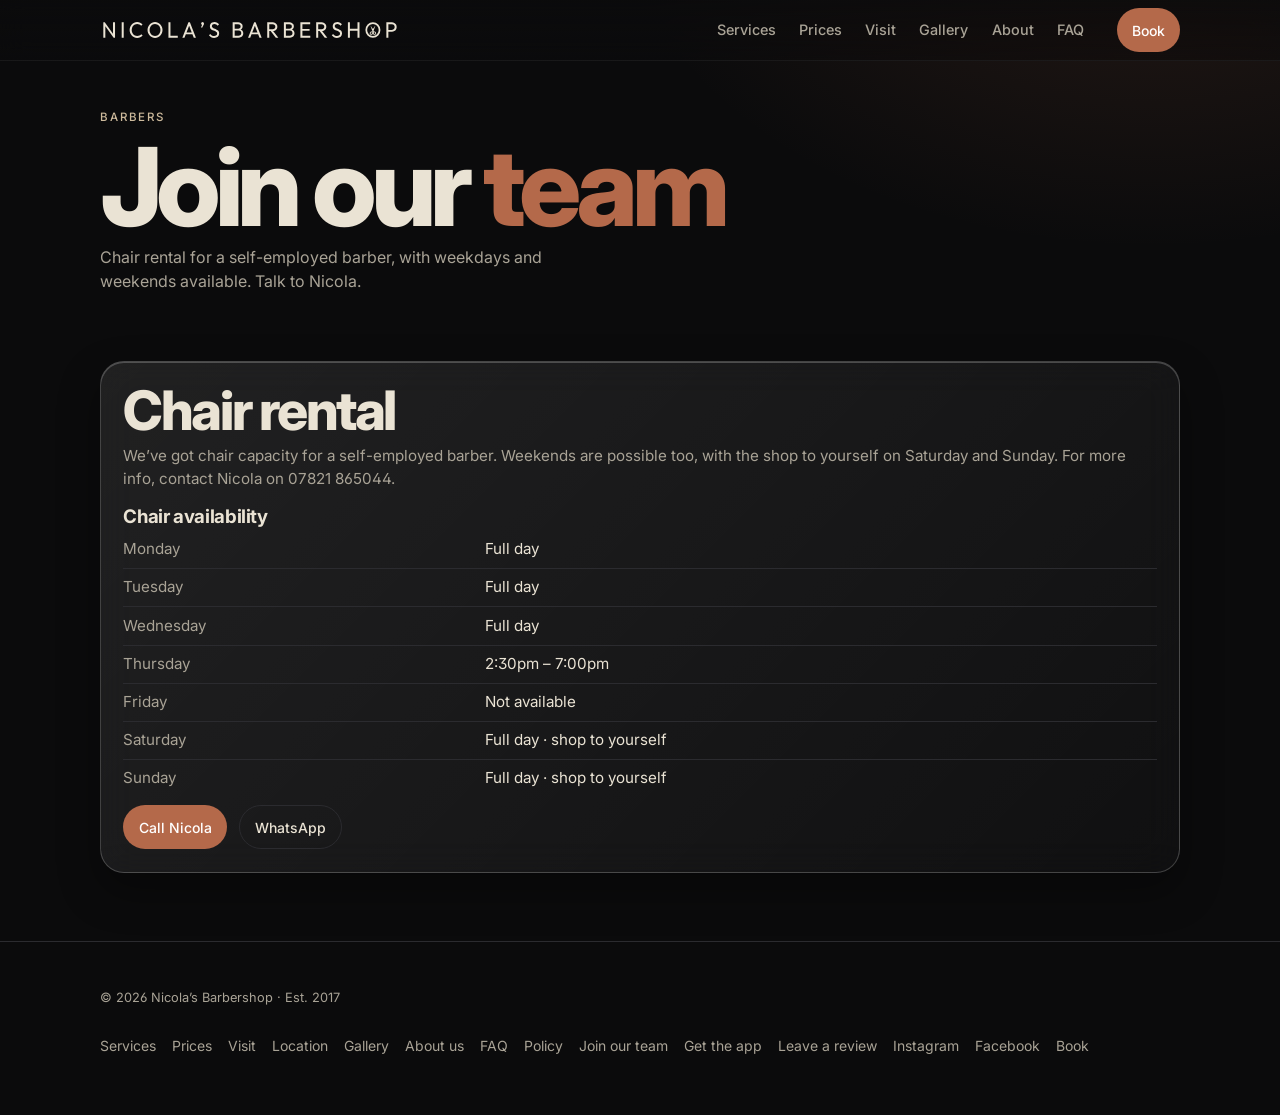
<file: join.html>
<!DOCTYPE html>
<html lang="en-GB">
<head>
  <meta name="robots" content="noindex, nofollow">
  <meta charset="utf-8" />
  <meta name="viewport" content="width=device-width, initial-scale=1" />
  <title>Chair Rental for Barbers · Nicola’s Barbershop, Llanrhos, Conwy</title>
  <meta name="description" content="Chair rental for self-employed barbers at Nicola’s Barbershop, Llanrhos, Conwy. Contact Nicola on 07821 865044." />
  <link rel="canonical" href="https://nicolasbarbershop.co.uk/join.html" />
  <meta name="theme-color" content="#0b0b0c" />
  <link rel="manifest" href="/manifest.webmanifest?v=20261101h" />
  <meta name="mobile-web-app-capable" content="yes" />
  <meta name="apple-mobile-web-app-capable" content="yes" />
  <meta name="apple-mobile-web-app-title" content="Nicola's" />
  <meta name="apple-mobile-web-app-status-bar-style" content="black-translucent" />
  <!-- Social share (Open Graph / Twitter). Absolute site URLs use https://nicolasbarbershop.co.uk/ -->
  <meta property="og:type" content="website" />
  <meta property="og:site_name" content="Nicola’s Barbershop" />
  <meta property="og:locale" content="en_GB" />
  <meta property="og:title" content="Chair Rental for Barbers · Nicola’s Barbershop, Llanrhos, Conwy" />
  <meta property="og:description" content="Chair rental for self-employed barbers at Nicola’s Barbershop, Llanrhos, Conwy. Contact Nicola on 07821 865044." />
  <meta property="og:url" content="https://nicolasbarbershop.co.uk/join.html" />
  <meta property="og:image" content="https://nicolasbarbershop.co.uk/assets/og-share.jpg" />
  <meta property="og:image:width" content="1200" />
  <meta property="og:image:height" content="630" />
  <meta property="og:image:alt" content="Nicola’s Barbershop, 2 Maes y Castell, Llanrhos, Conwy: barber chair inside the shop" />
  <meta name="twitter:card" content="summary_large_image" />
  <meta name="twitter:title" content="Chair Rental for Barbers · Nicola’s Barbershop, Llanrhos, Conwy" />
  <meta name="twitter:description" content="Chair rental for self-employed barbers at Nicola’s Barbershop, Llanrhos, Conwy. Contact Nicola on 07821 865044." />
  <meta name="twitter:image" content="https://nicolasbarbershop.co.uk/assets/og-share.jpg" />
  <link rel="icon" href="favicon.ico?v=20261101h" sizes="any" />
  <link rel="icon" type="image/png" sizes="32x32" href="assets/favicon-32x32.png?v=20261101h" />
  <link rel="icon" type="image/png" sizes="192x192" href="assets/favicon-192.png?v=20261101h" />
  <link rel="apple-touch-icon" sizes="180x180" href="assets/apple-touch-icon.png?v=20261101h" />
  <link rel="preconnect" href="https://fonts.googleapis.com" />
  <link rel="preconnect" href="https://fonts.gstatic.com" crossorigin />
  <link href="https://fonts.googleapis.com/css2?family=Inter:wght@400;500;600&display=swap" rel="stylesheet" />
  <link rel="stylesheet" href="styles.css?v=20261101h" />
</head>
<body>
  <a class="skip-link" href="#main">Skip to content</a>
  <header>
    <div class="wrap nav">
      <a class="logo-link" href="index.html">
        <img class="logo-wordmark-img" src="assets/wordmark.svg" alt="Nicola’s Barbershop" width="240" height="17">
      </a>
      <nav class="nav-links" aria-label="Main">
        <a href="services.html">Services</a>
        <a href="prices.html">Prices</a>
        <a href="visit.html">Visit</a>
        <a href="gallery.html">Gallery</a>
        <a href="about.html">About</a>
        <a href="faq.html">FAQ</a>
      </nav>
      <div class="nav-actions">
        <a class="btn" href="book.html">Book</a>
        <button type="button" class="menu-toggle" aria-expanded="false" aria-controls="site-menu" aria-label="Open menu">
          <span class="menu-toggle-bars" aria-hidden="true"><span></span></span>
        </button>
      </div>
    </div>
    <div id="news-ticker" class="news-ticker" hidden role="region" aria-labelledby="news-ticker-label">
      <div class="wrap news-ticker-inner">
        <span id="news-ticker-label" class="news-ticker-label">Shop updates</span>
        <div class="news-ticker-viewport" aria-hidden="true">
          <div class="news-ticker-track"></div>
        </div>
        <button type="button" class="news-ticker-toggle" aria-pressed="false">Pause</button>
        <ul class="news-ticker-list" aria-live="polite"></ul>
      </div>
    </div>
  </header>

  <div id="site-menu" class="site-menu" hidden aria-hidden="true">
    <div class="site-menu-inner">
      <nav class="site-menu-nav" aria-label="Site">
        <a href="index.html">Home</a>
        <a href="services.html">Services</a>
        <a href="prices.html">Prices</a>
        <a href="visit.html">Visit</a>
        <a href="location.html">Location</a>
        <a href="gallery.html">Gallery</a>
        <a href="about.html">About us</a>
        <a href="faq.html">FAQ</a>
        <a href="policy.html">Policy</a>
        <a href="join.html" aria-current="page">Join our team</a>
        <a class="btn btn-lg menu-book" href="book.html">Book</a>
        <a class="menu-app app-only-browser" href="app.html">Get the app</a>
      </nav>
      <div class="site-menu-foot">
        <div class="site-menu-social">
          <a class="social-icon" href="https://www.instagram.com/nicolas_barbershop_/" target="_blank" rel="noopener" aria-label="Instagram"><svg viewBox="0 0 24 24" aria-hidden="true"><path d="M7.8 2h8.4C19.4 2 22 4.6 22 7.8v8.4a5.8 5.8 0 0 1-5.8 5.8H7.8C4.6 22 2 19.4 2 16.2V7.8A5.8 5.8 0 0 1 7.8 2zm-.2 2A3.6 3.6 0 0 0 4 7.6v8.8A3.6 3.6 0 0 0 7.6 20h8.8a3.6 3.6 0 0 0 3.6-3.6V7.6A3.6 3.6 0 0 0 16.4 4H7.6zm9.65 1.5a1.25 1.25 0 1 1 0 2.5 1.25 1.25 0 0 1 0-2.5zM12 7a5 5 0 1 1 0 10 5 5 0 0 1 0-10zm0 2a3 3 0 1 0 0 6 3 3 0 0 0 0-6z"/></svg></a>
          <a class="social-icon" href="https://www.facebook.com/nicolasbarbershop35/" target="_blank" rel="noopener" aria-label="Facebook"><svg viewBox="0 0 24 24" aria-hidden="true"><path d="M14 13.5h2.5l1-4H14v-2c0-1.03 0-2 2-2h1.5V2.14C17.17 2.09 15.92 2 14.89 2 12.3 2 10.5 3.66 10.5 6.7V9.5H8v4h2.5V22h3.5v-8.5z"/></svg></a>
        </div>
        <a class="site-menu-review" href="https://search.google.com/local/writereview?placeid=ChIJI0imyHkeZUgKI9zRHF1nJQ" target="_blank" rel="noopener">Leave a Google review</a>
      </div>
    </div>
  </div>

  <main id="main" tabindex="-1">
    <div class="wrap page-hero">
      <p class="eyebrow">Barbers</p>
      <h1>Join our team</h1>
      <p class="page-lead">Chair rental for a self-employed barber, with weekdays and weekends available. Talk to Nicola.</p>
    </div>
    <section style="border-top:none;padding-top:0;">
      <div class="wrap">
        <div class="join-grid">
          <article class="join-card reveal">
            <h2>Chair rental</h2>
            <p>We’ve got chair capacity for a self-employed barber. Weekends are possible too, with the shop to yourself on Saturday and Sunday. For more info, contact Nicola on <a href="tel:+447821865044">07821 865044</a>.</p>
            <h3>Chair availability</h3>
            <table class="hours">
              <tbody>
                <tr><th scope="row">Monday</th><td>Full day</td></tr>
                <tr><th scope="row">Tuesday</th><td>Full day</td></tr>
                <tr><th scope="row">Wednesday</th><td>Full day</td></tr>
                <tr><th scope="row">Thursday</th><td>2:30pm – 7:00pm</td></tr>
                <tr><th scope="row">Friday</th><td>Not available</td></tr>
                <tr><th scope="row">Saturday</th><td>Full day · shop to yourself</td></tr>
                <tr><th scope="row">Sunday</th><td>Full day · shop to yourself</td></tr>
              </tbody>
            </table>
            <div class="join-actions">
              <a class="btn" href="tel:+447821865044">Call Nicola</a>
              <a class="btn-ghost" href="https://wa.me/447821865044" target="_blank" rel="noopener">WhatsApp</a>
            </div>
          </article>
        </div>
      </div>
    </section>
  </main>

  <footer>
    <div class="wrap footer-row">
      <div class="footer-nap">
        <p class="footer-copy">© 2026 Nicola’s Barbershop · Est. 2017</p>
      </div>
      <div class="social">
        <a href="services.html">Services</a>
        <a href="prices.html">Prices</a>
        <a href="visit.html">Visit</a>
        <a href="location.html">Location</a>
        <a href="gallery.html">Gallery</a>
        <a href="about.html">About us</a>
        <a href="faq.html">FAQ</a>
        <a href="policy.html">Policy</a>
        <a href="join.html">Join our team</a>
        <a href="app.html" class="app-only-browser">Get the app</a>
        <a href="https://search.google.com/local/writereview?placeid=ChIJI0imyHkeZUgKI9zRHF1nJQ" target="_blank" rel="noopener">Leave a review</a>
        <a href="https://www.instagram.com/nicolas_barbershop_/" target="_blank" rel="noopener">Instagram</a>
        <a href="https://www.facebook.com/nicolasbarbershop35/" target="_blank" rel="noopener">Facebook</a>
        <a href="book.html">Book</a>
      </div>
    </div>
  </footer>
  <script src="site.js?v=20261101h" defer></script>

</body>
</html>
</file>
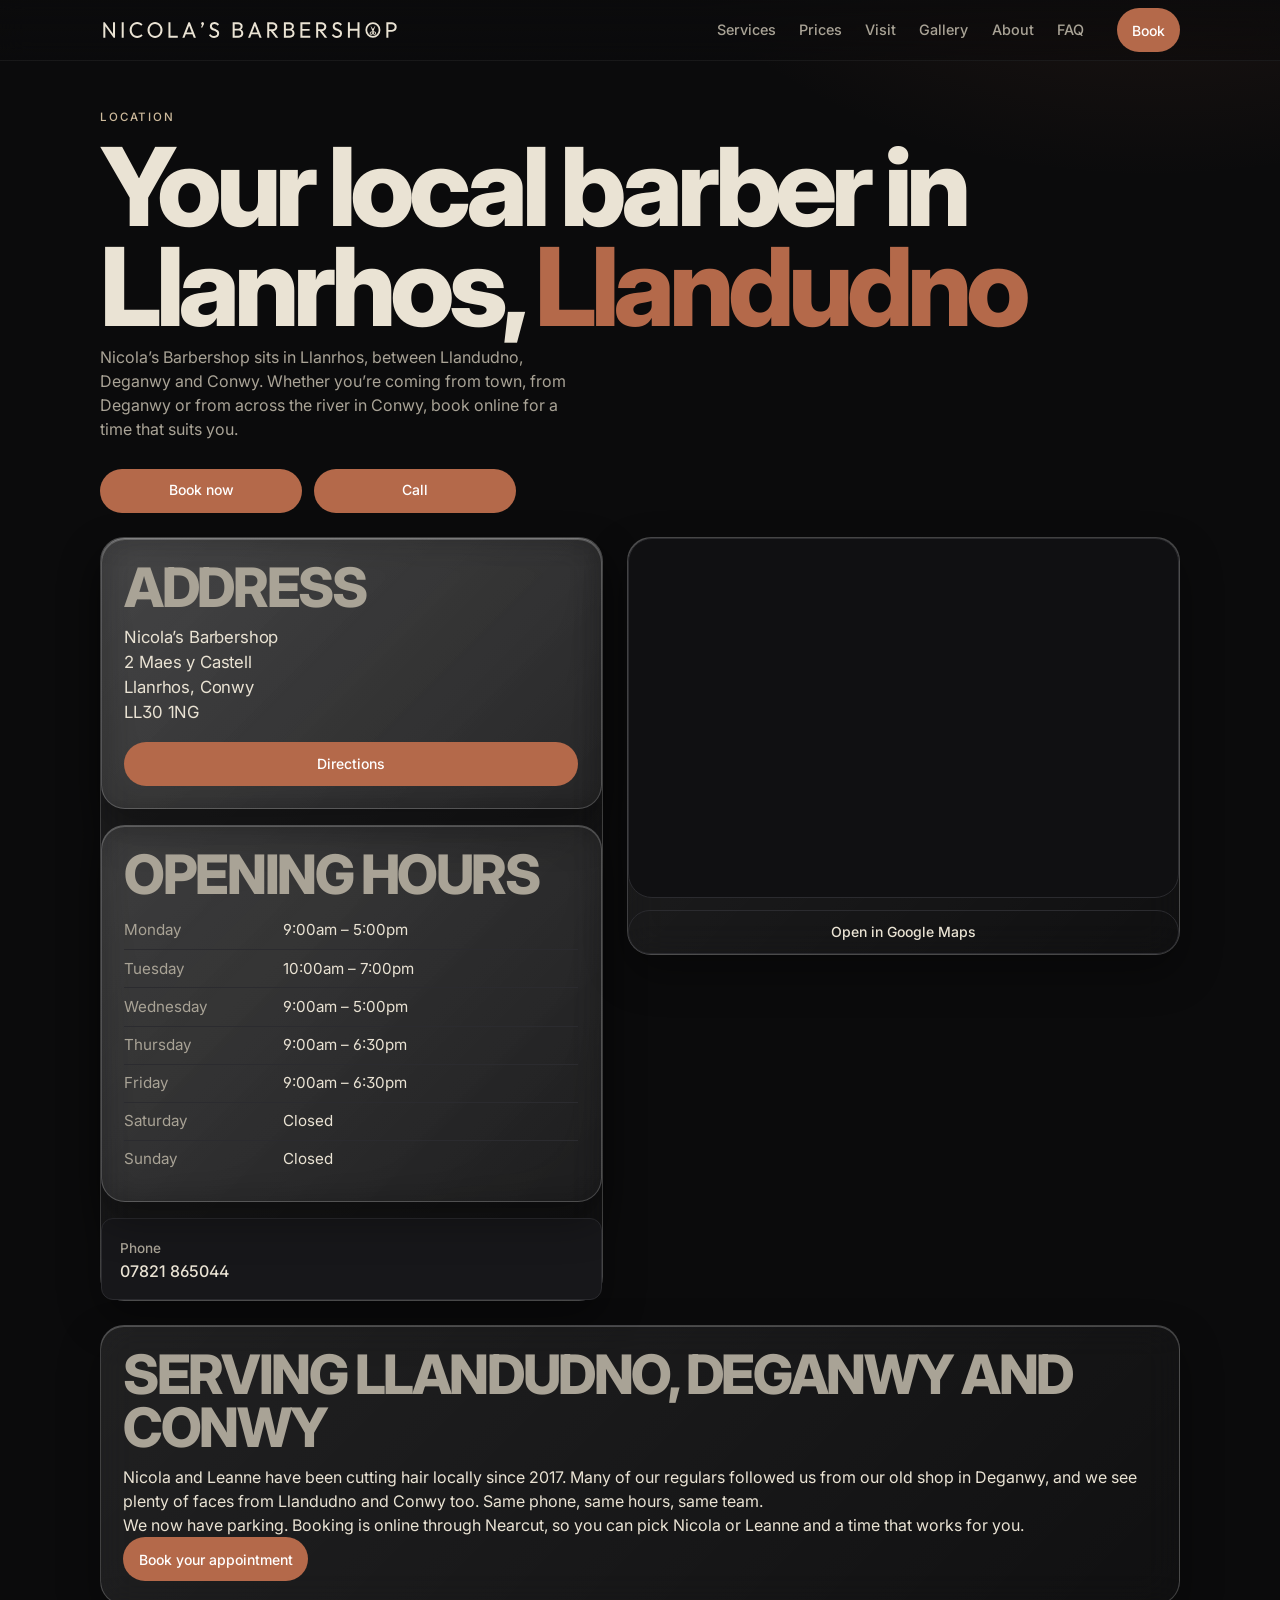
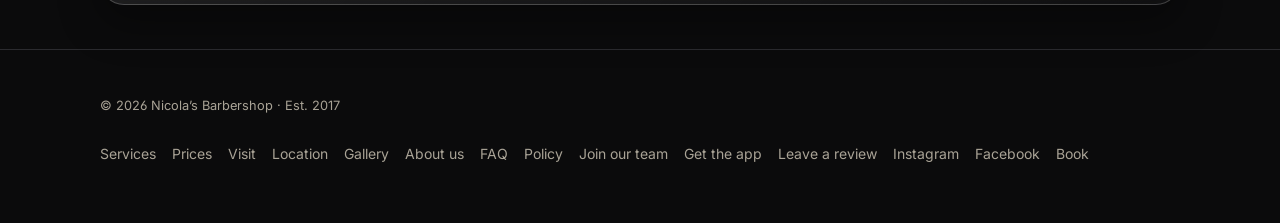
<file: location.html>
<!DOCTYPE html>
<html lang="en-GB">
<head>
  <meta name="robots" content="noindex, nofollow">
  <meta charset="utf-8" />
  <meta name="viewport" content="width=device-width, initial-scale=1" />
  <title>Barber in Llanrhos, near Llandudno, Deganwy &amp; Conwy · Nicola’s Barbershop</title>
  <meta name="description" content="Nicola’s Barbershop, 2 Maes y Castell, Llanrhos, Conwy LL30 1NG. Your local barber for Llandudno, Deganwy and Conwy. Call 07821 865044 or book online." />
  <link rel="canonical" href="https://nicolasbarbershop.co.uk/location.html" />
  <meta name="theme-color" content="#0b0b0c" />
  <link rel="manifest" href="/manifest.webmanifest?v=20261101h" />
  <meta name="mobile-web-app-capable" content="yes" />
  <meta name="apple-mobile-web-app-capable" content="yes" />
  <meta name="apple-mobile-web-app-title" content="Nicola's" />
  <meta name="apple-mobile-web-app-status-bar-style" content="black-translucent" />
  <!-- Social share (Open Graph / Twitter). Absolute site URLs use https://nicolasbarbershop.co.uk/ -->
  <meta property="og:type" content="website" />
  <meta property="og:site_name" content="Nicola’s Barbershop" />
  <meta property="og:locale" content="en_GB" />
  <meta property="og:title" content="Barber in Llanrhos, near Llandudno, Deganwy &amp; Conwy · Nicola’s Barbershop" />
  <meta property="og:description" content="Nicola’s Barbershop, 2 Maes y Castell, Llanrhos, Conwy LL30 1NG. Your local barber for Llandudno, Deganwy and Conwy. Call 07821 865044 or book online." />
  <meta property="og:url" content="https://nicolasbarbershop.co.uk/location.html" />
  <meta property="og:image" content="https://nicolasbarbershop.co.uk/assets/og-share.jpg" />
  <meta property="og:image:width" content="1200" />
  <meta property="og:image:height" content="630" />
  <meta property="og:image:alt" content="Nicola’s Barbershop, 2 Maes y Castell, Llanrhos, Conwy: barber chair inside the shop" />
  <meta name="twitter:card" content="summary_large_image" />
  <meta name="twitter:title" content="Barber in Llanrhos, near Llandudno, Deganwy &amp; Conwy · Nicola’s Barbershop" />
  <meta name="twitter:description" content="Nicola’s Barbershop, 2 Maes y Castell, Llanrhos, Conwy LL30 1NG. Your local barber for Llandudno, Deganwy and Conwy. Call 07821 865044 or book online." />
  <meta name="twitter:image" content="https://nicolasbarbershop.co.uk/assets/og-share.jpg" />
  <link rel="icon" href="favicon.ico?v=20261101h" sizes="any" />
  <link rel="icon" type="image/png" sizes="32x32" href="assets/favicon-32x32.png?v=20261101h" />
  <link rel="icon" type="image/png" sizes="192x192" href="assets/favicon-192.png?v=20261101h" />
  <link rel="apple-touch-icon" sizes="180x180" href="assets/apple-touch-icon.png?v=20261101h" />
  <link rel="preconnect" href="https://fonts.googleapis.com" />
  <link rel="preconnect" href="https://fonts.gstatic.com" crossorigin />
  <link href="https://fonts.googleapis.com/css2?family=Inter:wght@400;500;600&display=swap" rel="stylesheet" />
  <link rel="stylesheet" href="styles.css?v=20261101h" />
  <script type="application/ld+json">
  {
    "@context": "https://schema.org",
    "@type": "HairSalon",
    "@id": "https://nicolasbarbershop.co.uk/#business",
    "name": "Nicola's Barbershop",
    "url": "https://nicolasbarbershop.co.uk/",
    "telephone": "+447821865044",
    "image": "https://nicolasbarbershop.co.uk/assets/og-share.jpg",
    "logo": "https://nicolasbarbershop.co.uk/assets/logo.jpeg",
    "geo": {
      "@type": "GeoCoordinates",
      "latitude": 53.3027800,
      "longitude": -3.8248026
    },
    "areaServed": ["Llandudno", "Deganwy", "Conwy", "Llanrhos"],
    "address": {
      "@type": "PostalAddress",
      "streetAddress": "2 Maes y Castell",
      "addressLocality": "Llanrhos",
      "addressRegion": "Conwy",
      "postalCode": "LL30 1NG",
      "addressCountry": "GB"
    },
    "openingHoursSpecification": [
      {
        "@type": "OpeningHoursSpecification",
        "dayOfWeek": [
          "Monday",
          "Wednesday"
        ],
        "opens": "09:00",
        "closes": "17:00"
      },
      {
        "@type": "OpeningHoursSpecification",
        "dayOfWeek": "Tuesday",
        "opens": "10:00",
        "closes": "19:00"
      },
      {
        "@type": "OpeningHoursSpecification",
        "dayOfWeek": [
          "Thursday",
          "Friday"
        ],
        "opens": "09:00",
        "closes": "18:30"
      }
    ],
    "potentialAction": {
      "@type": "ReserveAction",
      "target": "https://nicolasbarbershop.nearcut.com/"
    },
    "sameAs": [
      "https://www.instagram.com/nicolas_barbershop_/",
      "https://www.facebook.com/nicolasbarbershop35/",
      "https://nicolasbarbershop.nearcut.com/"
    ]
  }
  </script>
</head>
<body>
  <a class="skip-link" href="#main">Skip to content</a>
  <header>
    <div class="wrap nav">
      <a class="logo-link" href="index.html">
        <img class="logo-wordmark-img" src="assets/wordmark.svg" alt="Nicola’s Barbershop" width="240" height="17">
      </a>
      <nav class="nav-links" aria-label="Main">
        <a href="services.html">Services</a>
        <a href="prices.html">Prices</a>
        <a href="visit.html">Visit</a>
        <a href="gallery.html">Gallery</a>
        <a href="about.html">About</a>
        <a href="faq.html">FAQ</a>
      </nav>
      <div class="nav-actions">
        <a class="btn" href="book.html">Book</a>
        <button type="button" class="menu-toggle" aria-expanded="false" aria-controls="site-menu" aria-label="Open menu">
          <span class="menu-toggle-bars" aria-hidden="true"><span></span></span>
        </button>
      </div>
    </div>
    <div id="news-ticker" class="news-ticker" hidden role="region" aria-labelledby="news-ticker-label">
      <div class="wrap news-ticker-inner">
        <span id="news-ticker-label" class="news-ticker-label">Shop updates</span>
        <div class="news-ticker-viewport" aria-hidden="true">
          <div class="news-ticker-track"></div>
        </div>
        <button type="button" class="news-ticker-toggle" aria-pressed="false">Pause</button>
        <ul class="news-ticker-list" aria-live="polite"></ul>
      </div>
    </div>
  </header>

  <div id="site-menu" class="site-menu" hidden aria-hidden="true">
    <div class="site-menu-inner">
      <nav class="site-menu-nav" aria-label="Site">
        <a href="index.html">Home</a>
        <a href="services.html">Services</a>
        <a href="prices.html">Prices</a>
        <a href="visit.html">Visit</a>
        <a href="location.html" aria-current="page">Location</a>
        <a href="gallery.html">Gallery</a>
        <a href="about.html">About us</a>
        <a href="faq.html">FAQ</a>
        <a href="policy.html">Policy</a>
        <a href="join.html">Join our team</a>
        <a class="btn btn-lg menu-book" href="book.html">Book</a>
        <a class="menu-app app-only-browser" href="app.html">Get the app</a>
      </nav>
      <div class="site-menu-foot">
        <div class="site-menu-social">
          <a class="social-icon" href="https://www.instagram.com/nicolas_barbershop_/" target="_blank" rel="noopener" aria-label="Instagram"><svg viewBox="0 0 24 24" aria-hidden="true"><path d="M7.8 2h8.4C19.4 2 22 4.6 22 7.8v8.4a5.8 5.8 0 0 1-5.8 5.8H7.8C4.6 22 2 19.4 2 16.2V7.8A5.8 5.8 0 0 1 7.8 2zm-.2 2A3.6 3.6 0 0 0 4 7.6v8.8A3.6 3.6 0 0 0 7.6 20h8.8a3.6 3.6 0 0 0 3.6-3.6V7.6A3.6 3.6 0 0 0 16.4 4H7.6zm9.65 1.5a1.25 1.25 0 1 1 0 2.5 1.25 1.25 0 0 1 0-2.5zM12 7a5 5 0 1 1 0 10 5 5 0 0 1 0-10zm0 2a3 3 0 1 0 0 6 3 3 0 0 0-3-3z"/></svg></a>
          <a class="social-icon" href="https://www.facebook.com/nicolasbarbershop35/" target="_blank" rel="noopener" aria-label="Facebook"><svg viewBox="0 0 24 24" aria-hidden="true"><path d="M14 13.5h2.5l1-4H14v-2c0-1.03 0-2 2-2h1.5V2.14C17.17 2.09 15.92 2 14.89 2 12.3 2 10.5 3.66 10.5 6.7V9.5H8v4h2.5V22h3.5v-8.5z"/></svg></a>
        </div>
        <a class="site-menu-review" href="https://search.google.com/local/writereview?placeid=ChIJI0imyHkeZUgKI9zRHF1nJQ" target="_blank" rel="noopener">Leave a Google review</a>
      </div>
    </div>
  </div>

  <main id="main" tabindex="-1">
    <div class="wrap page-hero">
      <p class="eyebrow">Location</p>
      <h1>Your local barber in Llanrhos, Llandudno</h1>
      <p class="page-lead">Nicola’s Barbershop sits in Llanrhos, between Llandudno, Deganwy and Conwy. Whether you’re coming from town, from Deganwy or from across the river in Conwy, book online for a time that suits you.</p>
      <div class="btn-row btn-pair">
        <a class="btn" href="book.html">Book now</a>
        <a class="btn call-btn" href="tel:+447821865044">Call</a>
      </div>
    </div>

    <section style="border-top:none;padding-top:0;">
      <div class="wrap">
        <div class="visit-grid">
          <div>
            <div class="panel">
              <h2>Address</h2>
              <address>
                Nicola’s Barbershop<br />
                2 Maes y Castell<br />
                Llanrhos, Conwy<br />
                LL30 1NG
              </address>
              <a class="btn btn-directions" href="https://www.google.com/maps/dir/?api=1&amp;destination=53.3027800%2C-3.8248026" target="_blank" rel="noopener">Directions</a>
            </div>
            <div class="panel" style="margin-top: 1rem;">
              <h2>Opening hours</h2>
              <table class="hours">
                <tbody>
                  <tr><th scope="row">Monday</th><td>9:00am – 5:00pm</td></tr>
                  <tr><th scope="row">Tuesday</th><td>10:00am – 7:00pm</td></tr>
                  <tr><th scope="row">Wednesday</th><td>9:00am – 5:00pm</td></tr>
                  <tr><th scope="row">Thursday</th><td>9:00am – 6:30pm</td></tr>
                  <tr><th scope="row">Friday</th><td>9:00am – 6:30pm</td></tr>
                  <tr><th scope="row">Saturday</th><td>Closed</td></tr>
                  <tr><th scope="row">Sunday</th><td>Closed</td></tr>
                </tbody>
              </table>
            </div>
            <a class="phone-row" href="tel:+447821865044">
              <div><span>Phone</span><br />07821 865044</div>
            </a>
          </div>
          <div class="map-wrap">
            <div class="map-frame">
              <iframe title="Map showing Nicola’s Barbershop, 2 Maes y Castell, Llanrhos, Conwy LL30 1NG" loading="lazy" referrerpolicy="no-referrer-when-downgrade" src="https://www.google.com/maps?q=53.3027800,-3.8248026&amp;z=16&amp;output=embed"></iframe>
            </div>
            <a class="btn-ghost map-open" href="https://www.google.com/maps/search/?api=1&amp;query=53.3027800%2C-3.8248026" target="_blank" rel="noopener">Open in Google Maps</a>
          </div>
        </div>
        <div class="panel" style="margin-top: 1.5rem;">
          <h2>Serving Llandudno, Deganwy and Conwy</h2>
          <p>Nicola and Leanne have been cutting hair locally since 2017. Many of our regulars followed us from our old shop in Deganwy, and we see plenty of faces from Llandudno and Conwy too. Same phone, same hours, same team.</p>
          <p>We now have parking. Booking is online through Nearcut, so you can pick Nicola or Leanne and a time that works for you.</p>
          <div class="btn-row"><a class="btn" href="book.html">Book your appointment</a></div>
        </div>
      </div>
    </section>
  </main>

  <footer>
    <div class="wrap footer-row">
      <div class="footer-nap">
        <p class="footer-copy">© 2026 Nicola’s Barbershop · Est. 2017</p>
      </div>
      <div class="social">
        <a href="services.html">Services</a>
        <a href="prices.html">Prices</a>
        <a href="visit.html">Visit</a>
        <a href="location.html" aria-current="page">Location</a>
        <a href="gallery.html">Gallery</a>
        <a href="about.html">About us</a>
        <a href="faq.html">FAQ</a>
        <a href="policy.html">Policy</a>
        <a href="join.html">Join our team</a>
        <a href="app.html" class="app-only-browser">Get the app</a>
        <a href="https://search.google.com/local/writereview?placeid=ChIJI0imyHkeZUgKI9zRHF1nJQ" target="_blank" rel="noopener">Leave a review</a>
        <a href="https://www.instagram.com/nicolas_barbershop_/" target="_blank" rel="noopener">Instagram</a>
        <a href="https://www.facebook.com/nicolasbarbershop35/" target="_blank" rel="noopener">Facebook</a>
        <a href="book.html">Book</a>
      </div>
    </div>
  </footer>
  <script src="site.js?v=20261101h" defer></script>
</body>
</html>
</file>
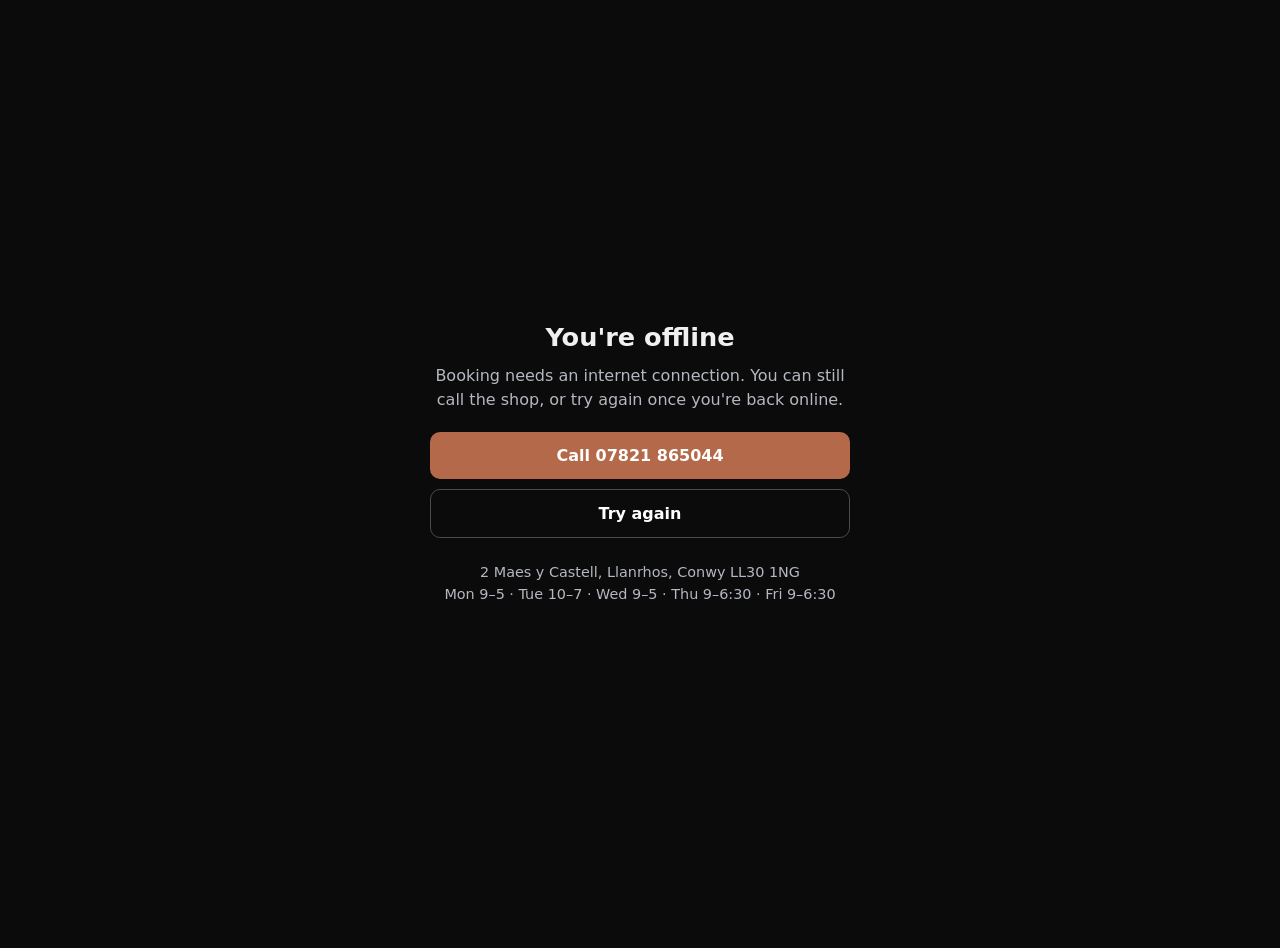
<file: offline.html>
<!doctype html>
<html lang="en-GB">
<head>
  <meta charset="utf-8" />
  <meta name="viewport" content="width=device-width, initial-scale=1" />
  <meta name="robots" content="noindex, nofollow" />
  <meta name="theme-color" content="#0b0b0c" />
  <title>Offline | Nicola's Barbershop</title>
  <style>
    body{margin:0;min-height:100vh;display:flex;align-items:center;justify-content:center;background:#0b0b0c;color:#f0f0f0;font-family:system-ui,-apple-system,Segoe UI,Roboto,sans-serif;text-align:center;padding:24px}
    main{max-width:420px}
    h1{font-size:1.6rem;margin:0 0 12px}
    p{color:#b4b8c0;line-height:1.5;margin:0 0 20px}
    a{display:block;margin:10px auto;padding:14px 20px;border-radius:10px;background:#b4694a;color:#fff;text-decoration:none;font-weight:600}
    a.alt{background:transparent;border:1px solid #4a4a50}
  </style>
</head>
<body>
  <main>
    <h1>You're offline</h1>
    <p>Booking needs an internet connection. You can still call the shop, or try again once you're back online.</p>
    <a href="tel:07821865044">Call 07821 865044</a>
    <a class="alt" href="/">Try again</a>
    <p style="margin-top:24px;font-size:.9rem">2 Maes y Castell, Llanrhos, Conwy LL30 1NG<br>Mon 9–5 · Tue 10–7 · Wed 9–5 · Thu 9–6:30 · Fri 9–6:30</p>
  </main>
</body>
</html>
</file>
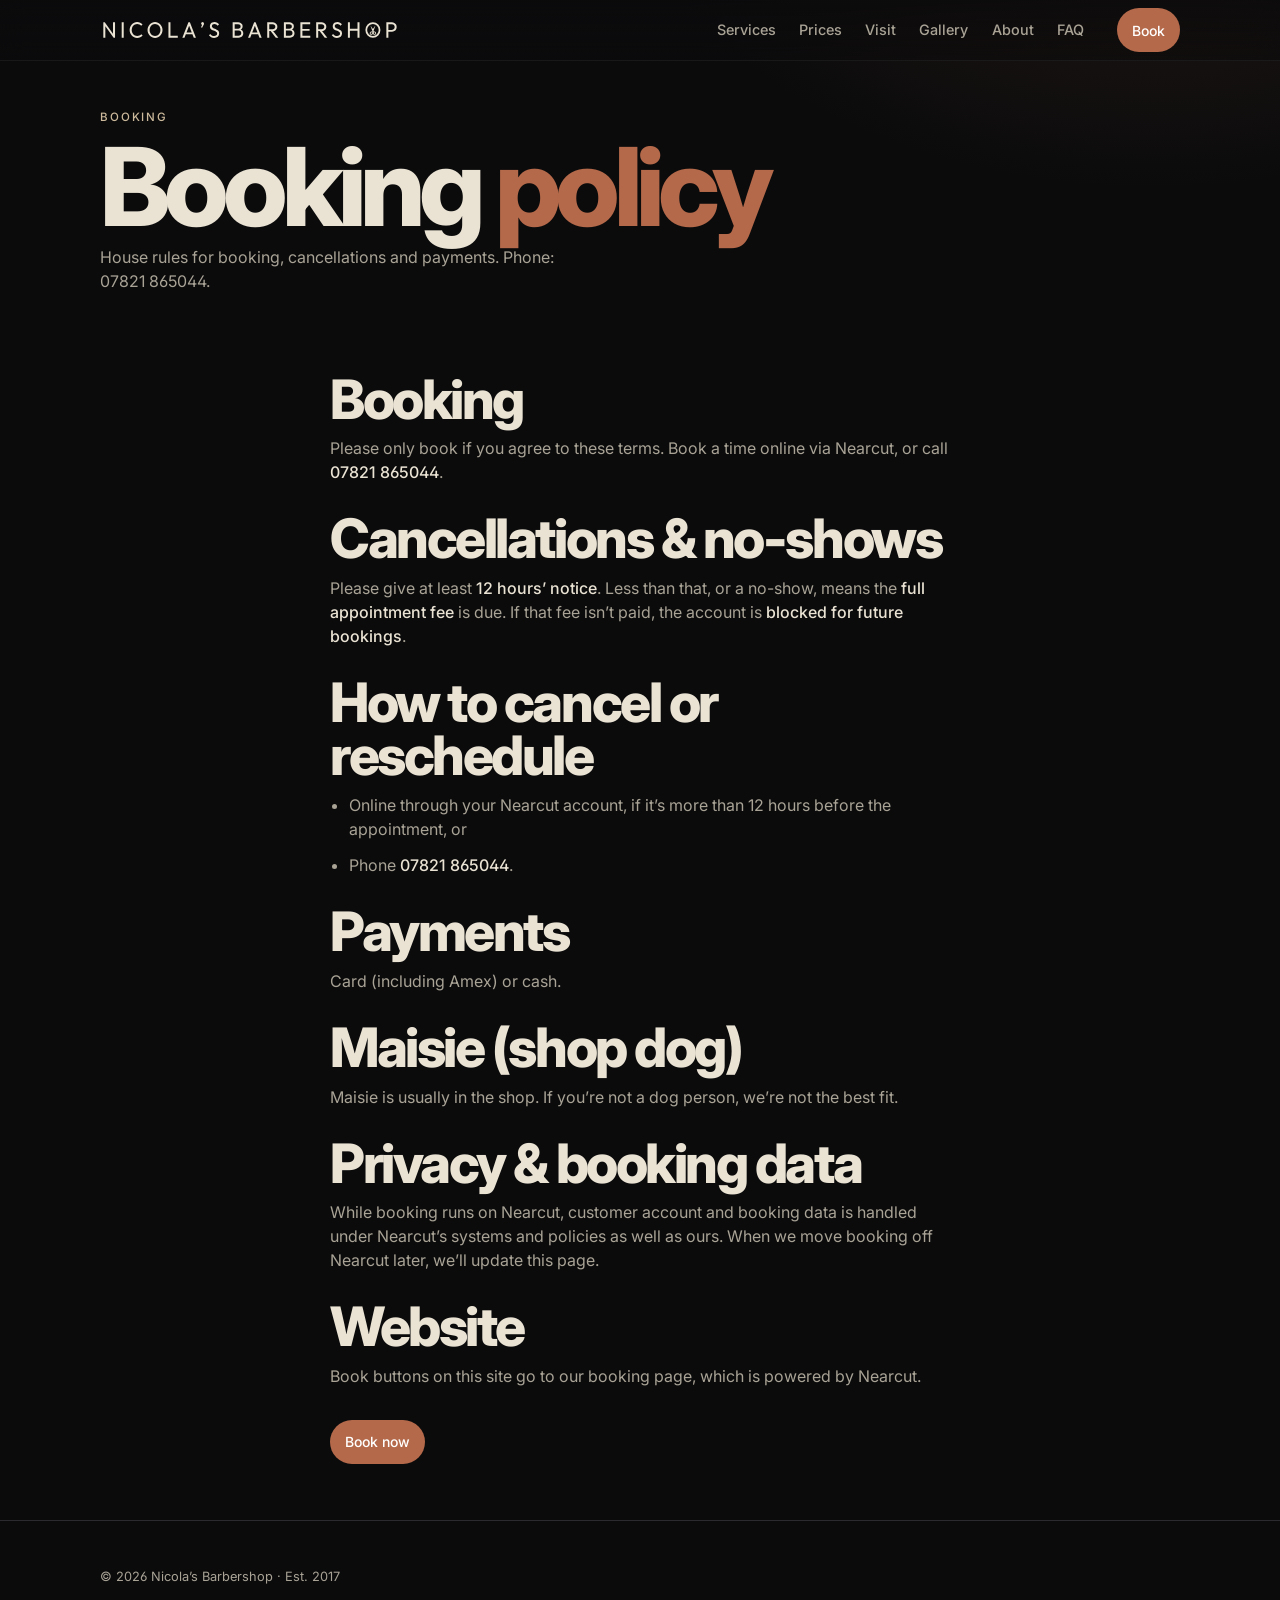
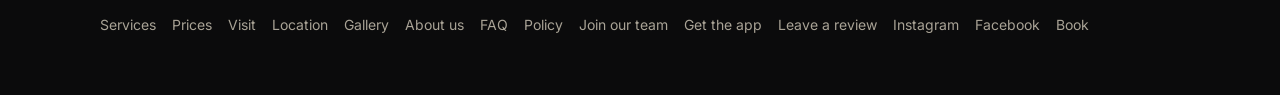
<file: policy.html>
<!DOCTYPE html>
<html lang="en-GB">
<head>
  <meta name="robots" content="noindex, nofollow">
  <meta charset="utf-8" />
  <meta name="viewport" content="width=device-width, initial-scale=1" />
  <title>Booking &amp; Cancellation Policy · Nicola’s Barbershop, Llanrhos, Conwy</title>
  <meta name="description" content="Booking, cancellation and payment rules at Nicola’s Barbershop, Llanrhos, Conwy: 12 hours’ notice to cancel, card (including Amex) or cash." />
  <link rel="canonical" href="https://nicolasbarbershop.co.uk/policy.html" />
  <meta name="theme-color" content="#0b0b0c" />
  <link rel="manifest" href="/manifest.webmanifest?v=20261101h" />
  <meta name="mobile-web-app-capable" content="yes" />
  <meta name="apple-mobile-web-app-capable" content="yes" />
  <meta name="apple-mobile-web-app-title" content="Nicola's" />
  <meta name="apple-mobile-web-app-status-bar-style" content="black-translucent" />
  <!-- Social share (Open Graph / Twitter). Absolute site URLs use https://nicolasbarbershop.co.uk/ -->
  <meta property="og:type" content="website" />
  <meta property="og:site_name" content="Nicola’s Barbershop" />
  <meta property="og:locale" content="en_GB" />
  <meta property="og:title" content="Booking &amp; Cancellation Policy · Nicola’s Barbershop, Llanrhos, Conwy" />
  <meta property="og:description" content="Booking, cancellation and payment rules at Nicola’s Barbershop, Llanrhos, Conwy: 12 hours’ notice to cancel, card (including Amex) or cash." />
  <meta property="og:url" content="https://nicolasbarbershop.co.uk/policy.html" />
  <meta property="og:image" content="https://nicolasbarbershop.co.uk/assets/og-share.jpg" />
  <meta property="og:image:width" content="1200" />
  <meta property="og:image:height" content="630" />
  <meta property="og:image:alt" content="Nicola’s Barbershop, 2 Maes y Castell, Llanrhos, Conwy: barber chair inside the shop" />
  <meta name="twitter:card" content="summary_large_image" />
  <meta name="twitter:title" content="Booking &amp; Cancellation Policy · Nicola’s Barbershop, Llanrhos, Conwy" />
  <meta name="twitter:description" content="Booking, cancellation and payment rules at Nicola’s Barbershop, Llanrhos, Conwy: 12 hours’ notice to cancel, card (including Amex) or cash." />
  <meta name="twitter:image" content="https://nicolasbarbershop.co.uk/assets/og-share.jpg" />
  <link rel="icon" href="favicon.ico?v=20261101h" sizes="any" />
  <link rel="icon" type="image/png" sizes="32x32" href="assets/favicon-32x32.png?v=20261101h" />
  <link rel="icon" type="image/png" sizes="192x192" href="assets/favicon-192.png?v=20261101h" />
  <link rel="apple-touch-icon" sizes="180x180" href="assets/apple-touch-icon.png?v=20261101h" />
  <link rel="preconnect" href="https://fonts.googleapis.com" />
  <link rel="preconnect" href="https://fonts.gstatic.com" crossorigin />
  <link href="https://fonts.googleapis.com/css2?family=Inter:wght@400;500;600&display=swap" rel="stylesheet" />
  <link rel="stylesheet" href="styles.css?v=20261101h" />
  
</head>
<body>
  <a class="skip-link" href="#main">Skip to content</a>
    <header>
    <div class="wrap nav">
      <a class="logo-link" href="index.html">
        <img class="logo-wordmark-img" src="assets/wordmark.svg" alt="Nicola’s Barbershop" width="240" height="17">
      </a>
      <nav class="nav-links" aria-label="Main">
        <a href="services.html">Services</a>
        <a href="prices.html">Prices</a>
        <a href="visit.html">Visit</a>
        <a href="gallery.html">Gallery</a>
        <a href="about.html">About</a>
        <a href="faq.html">FAQ</a>
      </nav>
      <div class="nav-actions">
        <a class="btn" href="book.html">Book</a>
        <button type="button" class="menu-toggle" aria-expanded="false" aria-controls="site-menu" aria-label="Open menu">
          <span class="menu-toggle-bars" aria-hidden="true"><span></span></span>
        </button>
      </div>
    </div>
    <div id="news-ticker" class="news-ticker" hidden role="region" aria-labelledby="news-ticker-label">
      <div class="wrap news-ticker-inner">
        <span id="news-ticker-label" class="news-ticker-label">Shop updates</span>
        <div class="news-ticker-viewport" aria-hidden="true">
          <div class="news-ticker-track"></div>
        </div>
        <button type="button" class="news-ticker-toggle" aria-pressed="false">Pause</button>
        <ul class="news-ticker-list" aria-live="polite"></ul>
      </div>
    </div>
  </header>

  <div id="site-menu" class="site-menu" hidden aria-hidden="true">
    <div class="site-menu-inner">
      <nav class="site-menu-nav" aria-label="Site">
        <a href="index.html">Home</a>
        <a href="services.html">Services</a>
        <a href="prices.html">Prices</a>
        <a href="visit.html">Visit</a>
        <a href="location.html">Location</a>
        <a href="gallery.html">Gallery</a>
        <a href="about.html">About us</a>
        <a href="faq.html">FAQ</a>
        <a href="policy.html" aria-current="page">Policy</a>
        <a href="join.html">Join our team</a>
        <a class="btn btn-lg menu-book" href="book.html">Book</a>
        <a class="menu-app app-only-browser" href="app.html">Get the app</a>
      </nav>
      <div class="site-menu-foot">
        <div class="site-menu-social">
          <a class="social-icon" href="https://www.instagram.com/nicolas_barbershop_/" target="_blank" rel="noopener" aria-label="Instagram"><svg viewBox="0 0 24 24" aria-hidden="true"><path d="M7.8 2h8.4C19.4 2 22 4.6 22 7.8v8.4a5.8 5.8 0 0 1-5.8 5.8H7.8C4.6 22 2 19.4 2 16.2V7.8A5.8 5.8 0 0 1 7.8 2zm-.2 2A3.6 3.6 0 0 0 4 7.6v8.8A3.6 3.6 0 0 0 7.6 20h8.8a3.6 3.6 0 0 0 3.6-3.6V7.6A3.6 3.6 0 0 0 16.4 4H7.6zm9.65 1.5a1.25 1.25 0 1 1 0 2.5 1.25 1.25 0 0 1 0-2.5zM12 7a5 5 0 1 1 0 10 5 5 0 0 1 0-10zm0 2a3 3 0 1 0 0 6 3 3 0 0 0 0-6z"/></svg></a>
          <a class="social-icon" href="https://www.facebook.com/nicolasbarbershop35/" target="_blank" rel="noopener" aria-label="Facebook"><svg viewBox="0 0 24 24" aria-hidden="true"><path d="M14 13.5h2.5l1-4H14v-2c0-1.03 0-2 2-2h1.5V2.14C17.17 2.09 15.92 2 14.89 2 12.3 2 10.5 3.66 10.5 6.7V9.5H8v4h2.5V22h3.5v-8.5z"/></svg></a>
        </div>
        <a class="site-menu-review" href="https://search.google.com/local/writereview?placeid=ChIJI0imyHkeZUgKI9zRHF1nJQ" target="_blank" rel="noopener">Leave a Google review</a>
      </div>
    </div>
  </div>

<main id="main" tabindex="-1">
    <div class="wrap page-hero">
      <p class="eyebrow">Booking</p>
      <h1>Booking policy</h1>
      <p class="page-lead">House rules for booking, cancellations and payments. Phone: 07821 865044.</p>
    </div>
    <section style="border-top:none;padding-top:0;">
      <div class="wrap prose">
        <h2>Booking</h2>
        <p>Please only book if you agree to these terms. Book a time online via Nearcut, or call <strong>07821 865044</strong>.</p>

        <h2>Cancellations &amp; no-shows</h2>
        <p>Please give at least <strong>12 hours’ notice</strong>. Less than that, or a no-show, means the <strong>full appointment fee</strong> is due. If that fee isn’t paid, the account is <strong>blocked for future bookings</strong>.</p>

        <h2>How to cancel or reschedule</h2>
        <ul>
          <li>Online through your Nearcut account, if it’s more than 12 hours before the appointment, or</li>
          <li>Phone <strong>07821 865044</strong>.</li>
        </ul>

        <h2>Payments</h2>
        <p>Card (including Amex) or cash.</p>

        <h2>Maisie (shop dog)</h2>
        <p>Maisie is usually in the shop. If you’re not a dog person, we’re not the best fit.</p>

        <h2>Privacy &amp; booking data</h2>
        <p>While booking runs on Nearcut, customer account and booking data is handled under Nearcut’s systems and policies as well as ours. When we move booking off Nearcut later, we’ll update this page.</p>

        <h2>Website</h2>
        <p>Book buttons on this site go to our booking page, which is powered by Nearcut.</p>

        <p style="margin-top:2rem;"><a class="btn" href="book.html">Book now</a></p>
      </div>
    </section>
  </main>

    <footer>
    <div class="wrap footer-row">
      <div class="footer-nap">
        <p class="footer-copy">© 2026 Nicola’s Barbershop · Est. 2017</p>
      </div>
      <div class="social">
        <a href="services.html">Services</a>
        <a href="prices.html">Prices</a>
        <a href="visit.html">Visit</a>
        <a href="location.html">Location</a>
        <a href="gallery.html">Gallery</a>
        <a href="about.html">About us</a>
        <a href="faq.html">FAQ</a>
        <a href="policy.html">Policy</a>
        <a href="join.html">Join our team</a>
        <a href="app.html" class="app-only-browser">Get the app</a>
        <a href="https://search.google.com/local/writereview?placeid=ChIJI0imyHkeZUgKI9zRHF1nJQ" target="_blank" rel="noopener">Leave a review</a>
        <a href="https://www.instagram.com/nicolas_barbershop_/" target="_blank" rel="noopener">Instagram</a>
        <a href="https://www.facebook.com/nicolasbarbershop35/" target="_blank" rel="noopener">Facebook</a>
        <a href="book.html">Book</a>
      </div>
    </div>
  </footer>
  <script src="site.js?v=20261101h" defer></script>

</body>
</html>
</file>
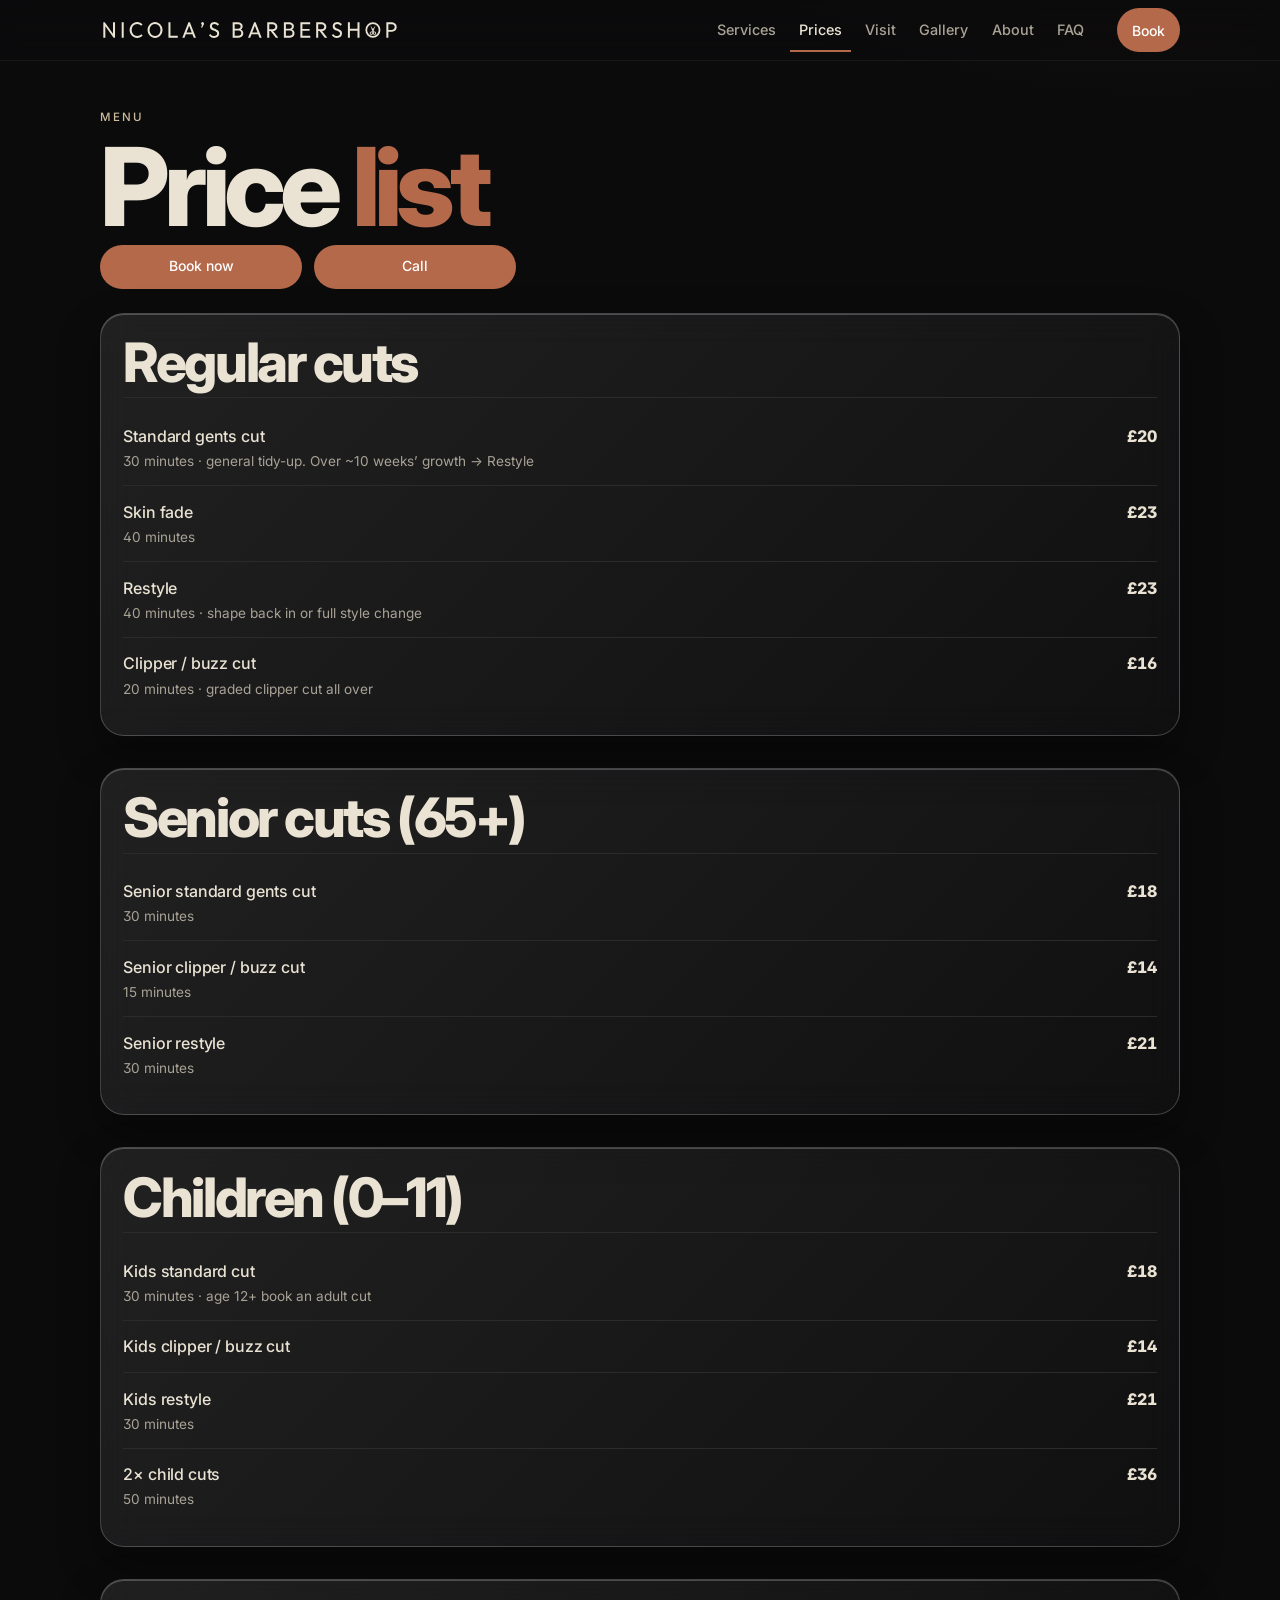
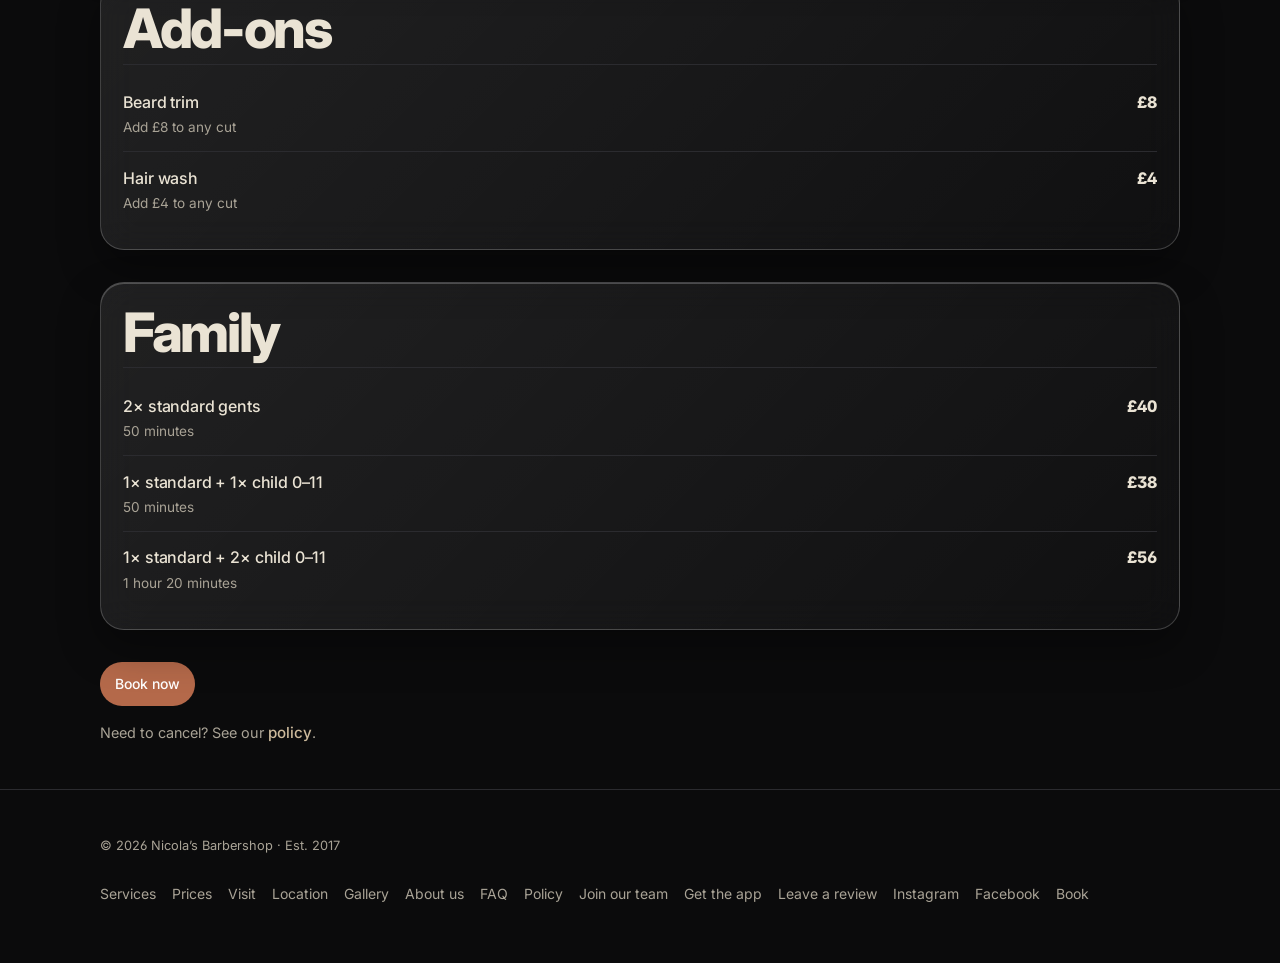
<file: prices.html>
<!DOCTYPE html>
<html lang="en-GB">
<head>
  <meta name="robots" content="noindex, nofollow">
  <meta charset="utf-8" />
  <meta name="viewport" content="width=device-width, initial-scale=1" />
  <title>Prices · Nicola’s Barbershop, Llanrhos, Conwy</title>
  <meta name="description" content="Full price list for Nicola’s Barbershop, Llanrhos, Conwy: gents cuts, skin fades, beard trims, senior (65+), children’s (0–11) and family bundles." />
  <link rel="canonical" href="https://nicolasbarbershop.co.uk/prices.html" />
  <meta name="theme-color" content="#0b0b0c" />
  <link rel="manifest" href="/manifest.webmanifest?v=20261101h" />
  <meta name="mobile-web-app-capable" content="yes" />
  <meta name="apple-mobile-web-app-capable" content="yes" />
  <meta name="apple-mobile-web-app-title" content="Nicola's" />
  <meta name="apple-mobile-web-app-status-bar-style" content="black-translucent" />
  <!-- Social share (Open Graph / Twitter). Absolute site URLs use https://nicolasbarbershop.co.uk/ -->
  <meta property="og:type" content="website" />
  <meta property="og:site_name" content="Nicola’s Barbershop" />
  <meta property="og:locale" content="en_GB" />
  <meta property="og:title" content="Prices · Nicola’s Barbershop, Llanrhos, Conwy" />
  <meta property="og:description" content="Full price list for Nicola’s Barbershop, Llanrhos, Conwy: gents cuts, skin fades, beard trims, senior (65+), children’s (0–11) and family bundles." />
  <meta property="og:url" content="https://nicolasbarbershop.co.uk/prices.html" />
  <meta property="og:image" content="https://nicolasbarbershop.co.uk/assets/og-share.jpg" />
  <meta property="og:image:width" content="1200" />
  <meta property="og:image:height" content="630" />
  <meta property="og:image:alt" content="Nicola’s Barbershop, 2 Maes y Castell, Llanrhos, Conwy: barber chair inside the shop" />
  <meta name="twitter:card" content="summary_large_image" />
  <meta name="twitter:title" content="Prices · Nicola’s Barbershop, Llanrhos, Conwy" />
  <meta name="twitter:description" content="Full price list for Nicola’s Barbershop, Llanrhos, Conwy: gents cuts, skin fades, beard trims, senior (65+), children’s (0–11) and family bundles." />
  <meta name="twitter:image" content="https://nicolasbarbershop.co.uk/assets/og-share.jpg" />
  <link rel="icon" href="favicon.ico?v=20261101h" sizes="any" />
  <link rel="icon" type="image/png" sizes="32x32" href="assets/favicon-32x32.png?v=20261101h" />
  <link rel="icon" type="image/png" sizes="192x192" href="assets/favicon-192.png?v=20261101h" />
  <link rel="apple-touch-icon" sizes="180x180" href="assets/apple-touch-icon.png?v=20261101h" />
  <link rel="preconnect" href="https://fonts.googleapis.com" />
  <link rel="preconnect" href="https://fonts.gstatic.com" crossorigin />
  <link href="https://fonts.googleapis.com/css2?family=Inter:wght@400;500;600&display=swap" rel="stylesheet" />
  <link rel="stylesheet" href="styles.css?v=20261101h" />
  
</head>
<body>
  <a class="skip-link" href="#main">Skip to content</a>
    <header>
    <div class="wrap nav">
      <a class="logo-link" href="index.html">
        <img class="logo-wordmark-img" src="assets/wordmark.svg" alt="Nicola’s Barbershop" width="240" height="17">
      </a>
      <nav class="nav-links" aria-label="Main">
        <a href="services.html">Services</a>
        <a href="prices.html" aria-current="page">Prices</a>
        <a href="visit.html">Visit</a>
        <a href="gallery.html">Gallery</a>
        <a href="about.html">About</a>
        <a href="faq.html">FAQ</a>
      </nav>
      <div class="nav-actions">
        <a class="btn" href="book.html">Book</a>
        <button type="button" class="menu-toggle" aria-expanded="false" aria-controls="site-menu" aria-label="Open menu">
          <span class="menu-toggle-bars" aria-hidden="true"><span></span></span>
        </button>
      </div>
    </div>
    <div id="news-ticker" class="news-ticker" hidden role="region" aria-labelledby="news-ticker-label">
      <div class="wrap news-ticker-inner">
        <span id="news-ticker-label" class="news-ticker-label">Shop updates</span>
        <div class="news-ticker-viewport" aria-hidden="true">
          <div class="news-ticker-track"></div>
        </div>
        <button type="button" class="news-ticker-toggle" aria-pressed="false">Pause</button>
        <ul class="news-ticker-list" aria-live="polite"></ul>
      </div>
    </div>
  </header>

  <div id="site-menu" class="site-menu" hidden aria-hidden="true">
    <div class="site-menu-inner">
      <nav class="site-menu-nav" aria-label="Site">
        <a href="index.html">Home</a>
        <a href="services.html">Services</a>
        <a href="prices.html" aria-current="page">Prices</a>
        <a href="visit.html">Visit</a>
        <a href="location.html">Location</a>
        <a href="gallery.html">Gallery</a>
        <a href="about.html">About us</a>
        <a href="faq.html">FAQ</a>
        <a href="policy.html">Policy</a>
        <a href="join.html">Join our team</a>
        <a class="btn btn-lg menu-book" href="book.html">Book</a>
        <a class="menu-app app-only-browser" href="app.html">Get the app</a>
      </nav>
      <div class="site-menu-foot">
        <div class="site-menu-social">
          <a class="social-icon" href="https://www.instagram.com/nicolas_barbershop_/" target="_blank" rel="noopener" aria-label="Instagram"><svg viewBox="0 0 24 24" aria-hidden="true"><path d="M7.8 2h8.4C19.4 2 22 4.6 22 7.8v8.4a5.8 5.8 0 0 1-5.8 5.8H7.8C4.6 22 2 19.4 2 16.2V7.8A5.8 5.8 0 0 1 7.8 2zm-.2 2A3.6 3.6 0 0 0 4 7.6v8.8A3.6 3.6 0 0 0 7.6 20h8.8a3.6 3.6 0 0 0 3.6-3.6V7.6A3.6 3.6 0 0 0 16.4 4H7.6zm9.65 1.5a1.25 1.25 0 1 1 0 2.5 1.25 1.25 0 0 1 0-2.5zM12 7a5 5 0 1 1 0 10 5 5 0 0 1 0-10zm0 2a3 3 0 1 0 0 6 3 3 0 0 0 0-6z"/></svg></a>
          <a class="social-icon" href="https://www.facebook.com/nicolasbarbershop35/" target="_blank" rel="noopener" aria-label="Facebook"><svg viewBox="0 0 24 24" aria-hidden="true"><path d="M14 13.5h2.5l1-4H14v-2c0-1.03 0-2 2-2h1.5V2.14C17.17 2.09 15.92 2 14.89 2 12.3 2 10.5 3.66 10.5 6.7V9.5H8v4h2.5V22h3.5v-8.5z"/></svg></a>
        </div>
        <a class="site-menu-review" href="https://search.google.com/local/writereview?placeid=ChIJI0imyHkeZUgKI9zRHF1nJQ" target="_blank" rel="noopener">Leave a Google review</a>
      </div>
    </div>
  </div>

<main id="main" tabindex="-1">
    <div class="wrap page-hero">
      <p class="eyebrow">Menu</p>
      <h1>Price list</h1>
      <div class="btn-row btn-pair">
        <a class="btn" href="book.html">Book now</a>
        <a class="btn call-btn" href="tel:+447821865044">Call</a>
      </div>
    </div>

    <section style="border-top:none;padding-top:0;">
      <div class="wrap">
        <div class="price-group">
          <h2>Regular cuts</h2>
          <div class="price-row">
          <div>
            <div class="price-name">Standard gents cut</div>
            <div class="price-meta">30 minutes · general tidy-up. Over ~10 weeks’ growth → Restyle</div>
          </div>
          <div class="price-amount">£20</div>
        </div>
<div class="price-row">
          <div>
            <div class="price-name">Skin fade</div>
            <div class="price-meta">40 minutes</div>
          </div>
          <div class="price-amount">£23</div>
        </div>
<div class="price-row">
          <div>
            <div class="price-name">Restyle</div>
            <div class="price-meta">40 minutes · shape back in or full style change</div>
          </div>
          <div class="price-amount">£23</div>
        </div>
<div class="price-row">
          <div>
            <div class="price-name">Clipper / buzz cut</div>
            <div class="price-meta">20 minutes · graded clipper cut all over</div>
          </div>
          <div class="price-amount">£16</div>
        </div>
        </div>
        <div class="price-group">
          <h2>Senior cuts (65+)</h2>
          <div class="price-row">
          <div>
            <div class="price-name">Senior standard gents cut</div>
            <div class="price-meta">30 minutes</div>
          </div>
          <div class="price-amount">£18</div>
        </div>
<div class="price-row">
          <div>
            <div class="price-name">Senior clipper / buzz cut</div>
            <div class="price-meta">15 minutes</div>
          </div>
          <div class="price-amount">£14</div>
        </div>
<div class="price-row">
          <div>
            <div class="price-name">Senior restyle</div>
            <div class="price-meta">30 minutes</div>
          </div>
          <div class="price-amount">£21</div>
        </div>
        </div>
        <div class="price-group">
          <h2>Children (0–11)</h2>
          <div class="price-row">
          <div>
            <div class="price-name">Kids standard cut</div>
            <div class="price-meta">30 minutes · age 12+ book an adult cut</div>
          </div>
          <div class="price-amount">£18</div>
        </div>
<div class="price-row">
          <div>
            <div class="price-name">Kids clipper / buzz cut</div>
          </div>
          <div class="price-amount">£14</div>
        </div>
<div class="price-row">
          <div>
            <div class="price-name">Kids restyle</div>
            <div class="price-meta">30 minutes</div>
          </div>
          <div class="price-amount">£21</div>
        </div>
<div class="price-row">
          <div>
            <div class="price-name">2× child cuts</div>
            <div class="price-meta">50 minutes</div>
          </div>
          <div class="price-amount">£36</div>
        </div>
        </div>
        <div class="price-group">
          <h2>Add-ons</h2>
          <div class="price-row">
          <div>
            <div class="price-name">Beard trim</div>
            <div class="price-meta">Add £8 to any cut</div>
          </div>
          <div class="price-amount">£8</div>
        </div>
<div class="price-row">
          <div>
            <div class="price-name">Hair wash</div>
            <div class="price-meta">Add £4 to any cut</div>
          </div>
          <div class="price-amount">£4</div>
        </div>
        </div>
        <div class="price-group">
          <h2>Family</h2>
          <div class="price-row">
          <div>
            <div class="price-name">2× standard gents</div>
            <div class="price-meta">50 minutes</div>
          </div>
          <div class="price-amount">£40</div>
        </div>
<div class="price-row">
          <div>
            <div class="price-name">1× standard + 1× child 0–11</div>
            <div class="price-meta">50 minutes</div>
          </div>
          <div class="price-amount">£38</div>
        </div>
<div class="price-row">
          <div>
            <div class="price-name">1× standard + 2× child 0–11</div>
            <div class="price-meta">1 hour 20 minutes</div>
          </div>
          <div class="price-amount">£56</div>
        </div>
        </div>
        <div class="btn-row" style="margin-top:0.5rem;">
          <a class="btn" href="book.html">Book now</a>
        </div>
        <p class="price-foot">Need to cancel? See our <a class="link-quiet" href="policy.html" style="color:var(--accent-text)">policy</a>.</p>
      </div>
    </section>
  </main>

    <footer>
    <div class="wrap footer-row">
      <div class="footer-nap">
        <p class="footer-copy">© 2026 Nicola’s Barbershop · Est. 2017</p>
      </div>
      <div class="social">
        <a href="services.html">Services</a>
        <a href="prices.html">Prices</a>
        <a href="visit.html">Visit</a>
        <a href="location.html">Location</a>
        <a href="gallery.html">Gallery</a>
        <a href="about.html">About us</a>
        <a href="faq.html">FAQ</a>
        <a href="policy.html">Policy</a>
        <a href="join.html">Join our team</a>
        <a href="app.html" class="app-only-browser">Get the app</a>
        <a href="https://search.google.com/local/writereview?placeid=ChIJI0imyHkeZUgKI9zRHF1nJQ" target="_blank" rel="noopener">Leave a review</a>
        <a href="https://www.instagram.com/nicolas_barbershop_/" target="_blank" rel="noopener">Instagram</a>
        <a href="https://www.facebook.com/nicolasbarbershop35/" target="_blank" rel="noopener">Facebook</a>
        <a href="book.html">Book</a>
      </div>
    </div>
  </footer>
  <script src="site.js?v=20261101h" defer></script>

</body>
</html>
</file>
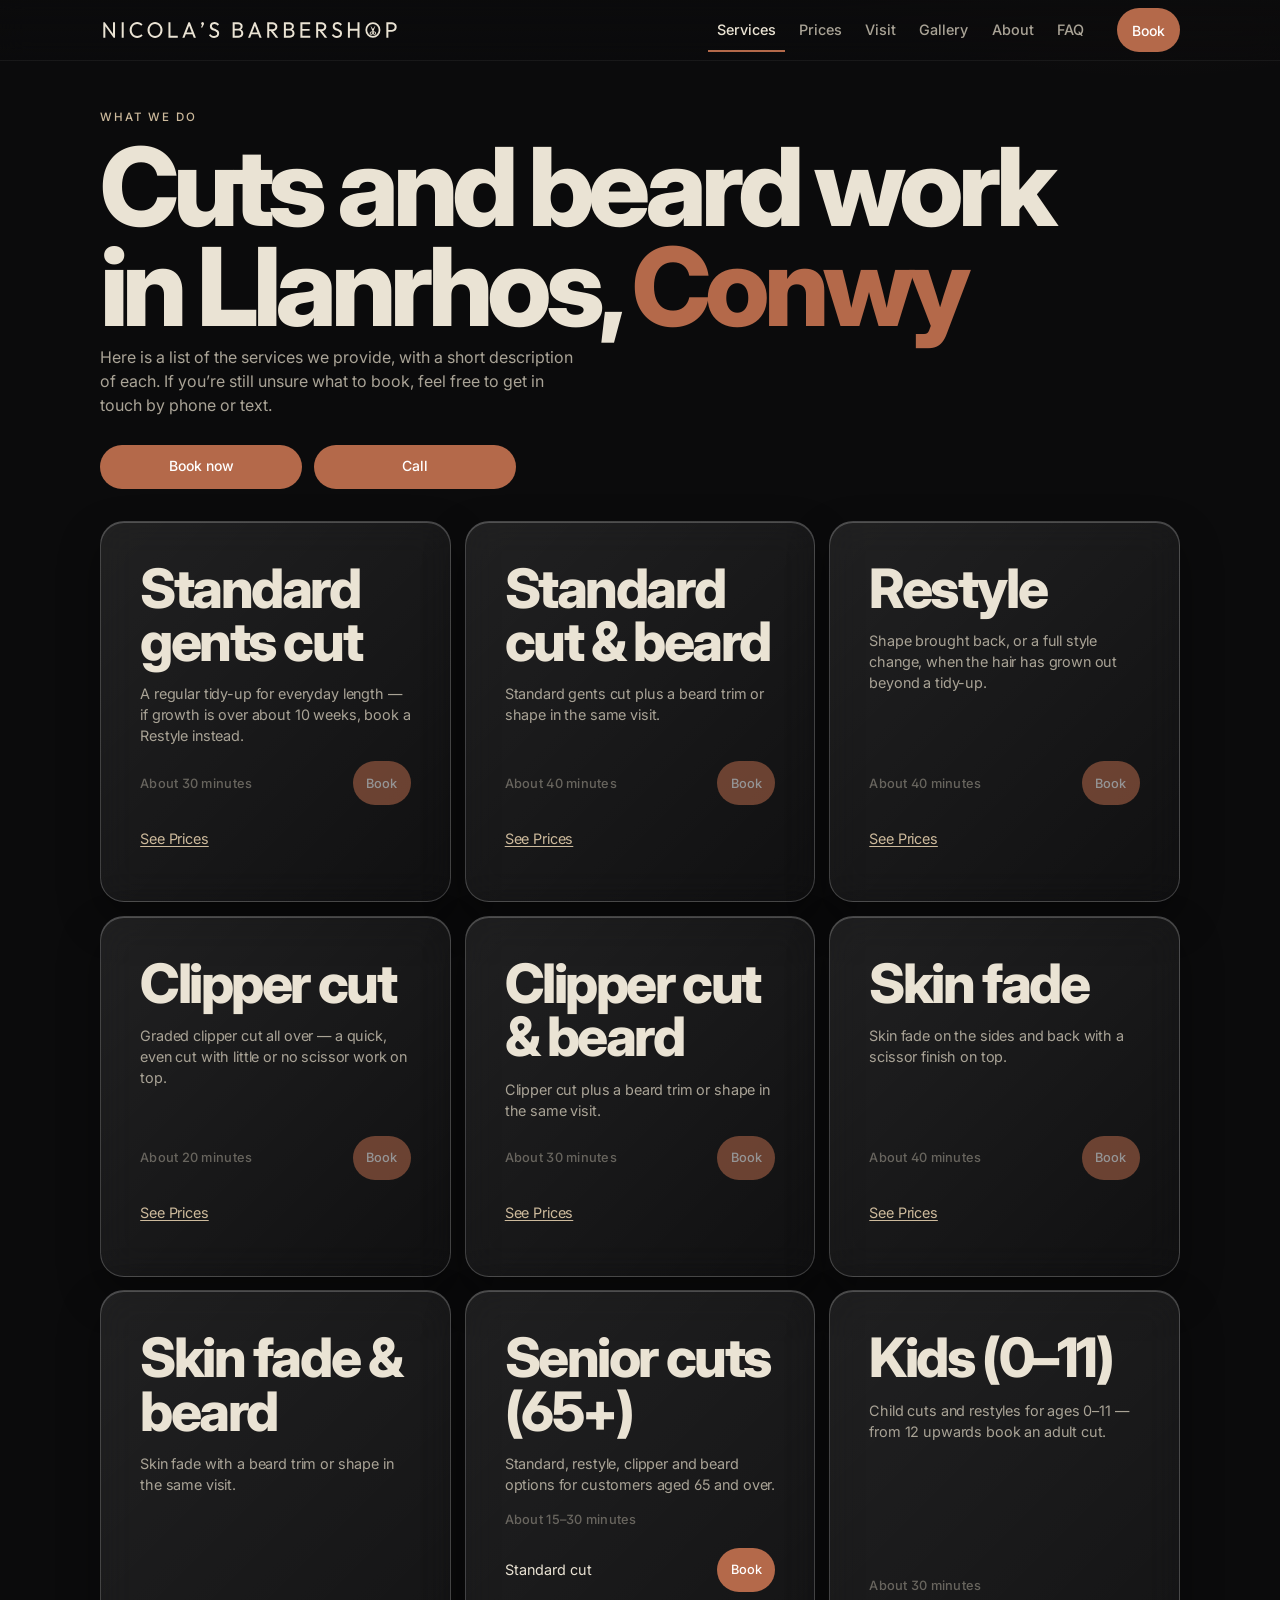
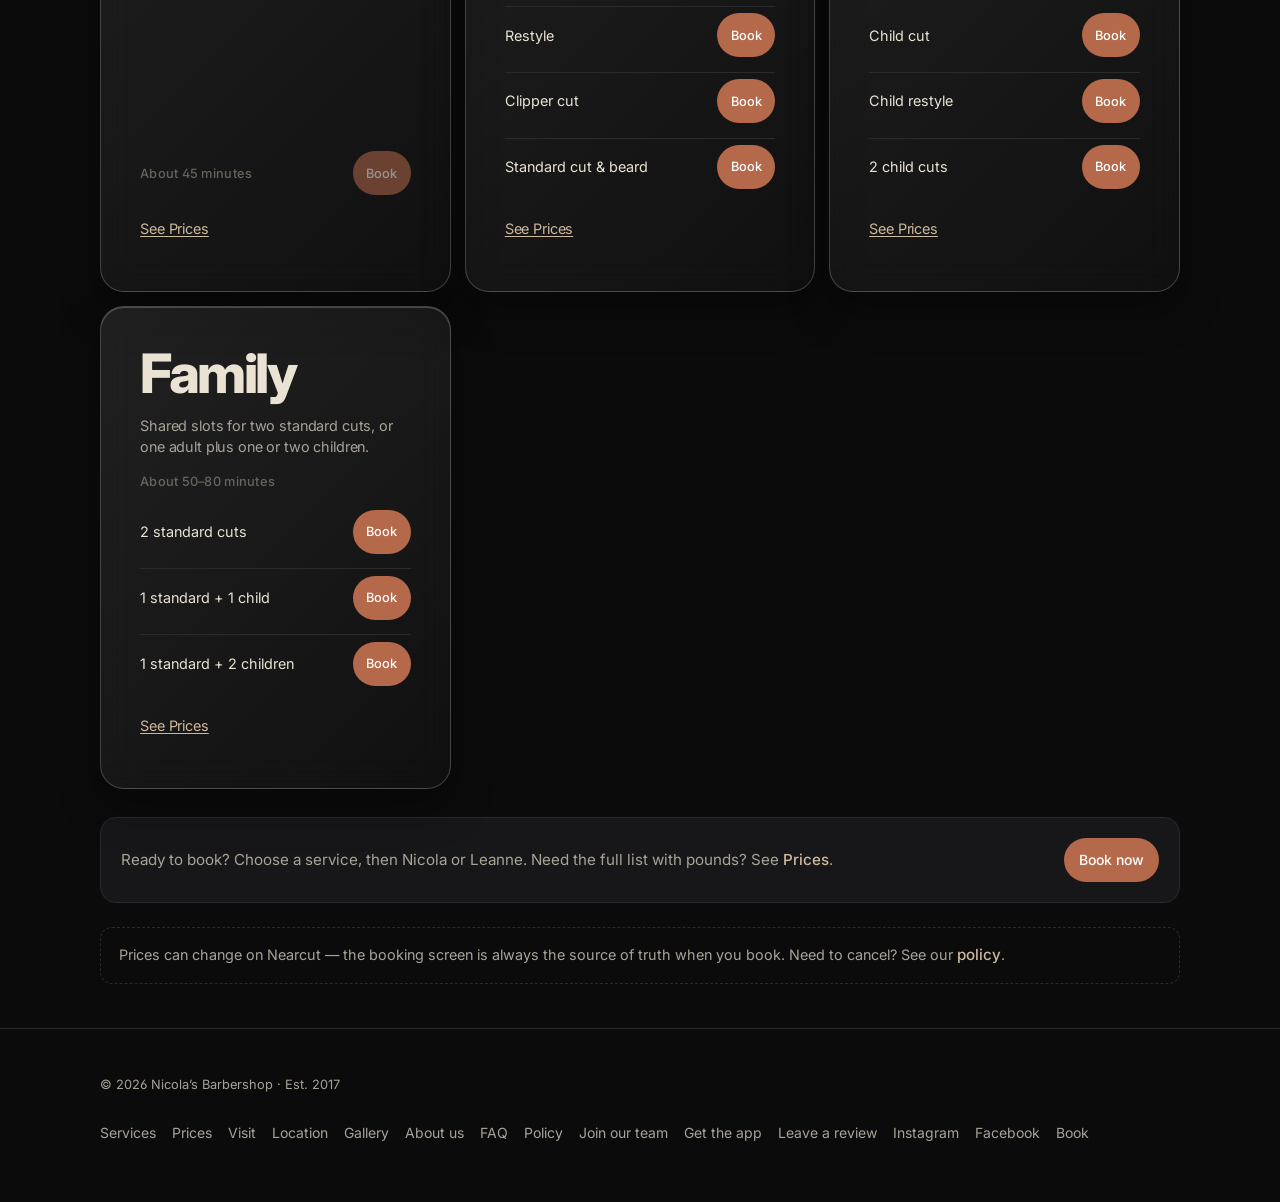
<file: services.html>
<!DOCTYPE html>
<html lang="en-GB">
<head>
  <meta name="robots" content="noindex, nofollow">
  <meta charset="utf-8" />
  <meta name="viewport" content="width=device-width, initial-scale=1" />
  <title>Haircuts, Skin Fades &amp; Beard Trims · Nicola’s Barbershop, Llanrhos, Conwy</title>
  <meta name="description" content="Gents cuts, restyles, clipper cuts, skin fades and beard trims, plus children’s, senior and family cuts at Nicola’s Barbershop, Llanrhos, Conwy." />
  <link rel="canonical" href="https://nicolasbarbershop.co.uk/services.html" />
  <meta name="theme-color" content="#0b0b0c" />
  <link rel="manifest" href="/manifest.webmanifest?v=20261101h" />
  <meta name="mobile-web-app-capable" content="yes" />
  <meta name="apple-mobile-web-app-capable" content="yes" />
  <meta name="apple-mobile-web-app-title" content="Nicola's" />
  <meta name="apple-mobile-web-app-status-bar-style" content="black-translucent" />
  <!-- Social share (Open Graph / Twitter). Absolute site URLs use https://nicolasbarbershop.co.uk/ -->
  <meta property="og:type" content="website" />
  <meta property="og:site_name" content="Nicola’s Barbershop" />
  <meta property="og:locale" content="en_GB" />
  <meta property="og:title" content="Haircuts, Skin Fades &amp; Beard Trims · Nicola’s Barbershop, Llanrhos, Conwy" />
  <meta property="og:description" content="Gents cuts, restyles, clipper cuts, skin fades and beard trims, plus children’s, senior and family cuts at Nicola’s Barbershop, Llanrhos, Conwy." />
  <meta property="og:url" content="https://nicolasbarbershop.co.uk/services.html" />
  <meta property="og:image" content="https://nicolasbarbershop.co.uk/assets/og-share.jpg" />
  <meta property="og:image:width" content="1200" />
  <meta property="og:image:height" content="630" />
  <meta property="og:image:alt" content="Nicola’s Barbershop, 2 Maes y Castell, Llanrhos, Conwy: barber chair inside the shop" />
  <meta name="twitter:card" content="summary_large_image" />
  <meta name="twitter:title" content="Haircuts, Skin Fades &amp; Beard Trims · Nicola’s Barbershop, Llanrhos, Conwy" />
  <meta name="twitter:description" content="Gents cuts, restyles, clipper cuts, skin fades and beard trims, plus children’s, senior and family cuts at Nicola’s Barbershop, Llanrhos, Conwy." />
  <meta name="twitter:image" content="https://nicolasbarbershop.co.uk/assets/og-share.jpg" />
  <link rel="icon" href="favicon.ico?v=20261101h" sizes="any" />
  <link rel="icon" type="image/png" sizes="32x32" href="assets/favicon-32x32.png?v=20261101h" />
  <link rel="icon" type="image/png" sizes="192x192" href="assets/favicon-192.png?v=20261101h" />
  <link rel="apple-touch-icon" sizes="180x180" href="assets/apple-touch-icon.png?v=20261101h" />
  <link rel="preconnect" href="https://fonts.googleapis.com" />
  <link rel="preconnect" href="https://fonts.gstatic.com" crossorigin />
  <link href="https://fonts.googleapis.com/css2?family=Inter:wght@400;500;600&display=swap" rel="stylesheet" />
  <link rel="stylesheet" href="styles.css?v=20261101h" />
</head>
<body>
  <a class="skip-link" href="#main">Skip to content</a>
  <header>
    <div class="wrap nav">
      <a class="logo-link" href="index.html">
        <img class="logo-wordmark-img" src="assets/wordmark.svg" alt="Nicola’s Barbershop" width="240" height="17">
      </a>
      <nav class="nav-links" aria-label="Main">
        <a href="services.html" aria-current="page">Services</a>
        <a href="prices.html">Prices</a>
        <a href="visit.html">Visit</a>
        <a href="gallery.html">Gallery</a>
        <a href="about.html">About</a>
        <a href="faq.html">FAQ</a>
      </nav>
      <div class="nav-actions">
        <a class="btn" href="book.html">Book</a>
        <button type="button" class="menu-toggle" aria-expanded="false" aria-controls="site-menu" aria-label="Open menu">
          <span class="menu-toggle-bars" aria-hidden="true"><span></span></span>
        </button>
      </div>
    </div>
    <div id="news-ticker" class="news-ticker" hidden role="region" aria-labelledby="news-ticker-label">
      <div class="wrap news-ticker-inner">
        <span id="news-ticker-label" class="news-ticker-label">Shop updates</span>
        <div class="news-ticker-viewport" aria-hidden="true">
          <div class="news-ticker-track"></div>
        </div>
        <button type="button" class="news-ticker-toggle" aria-pressed="false">Pause</button>
        <ul class="news-ticker-list" aria-live="polite"></ul>
      </div>
    </div>
  </header>

  <div id="site-menu" class="site-menu" hidden aria-hidden="true">
    <div class="site-menu-inner">
      <nav class="site-menu-nav" aria-label="Site">
        <a href="index.html">Home</a>
        <a href="services.html" aria-current="page">Services</a>
        <a href="prices.html">Prices</a>
        <a href="visit.html">Visit</a>
        <a href="location.html">Location</a>
        <a href="gallery.html">Gallery</a>
        <a href="about.html">About us</a>
        <a href="faq.html">FAQ</a>
        <a href="policy.html">Policy</a>
        <a href="join.html">Join our team</a>
        <a class="btn btn-lg menu-book" href="book.html">Book</a>
        <a class="menu-app app-only-browser" href="app.html">Get the app</a>
      </nav>
      <div class="site-menu-foot">
        <div class="site-menu-social">
          <a class="social-icon" href="https://www.instagram.com/nicolas_barbershop_/" target="_blank" rel="noopener" aria-label="Instagram"><svg viewBox="0 0 24 24" aria-hidden="true"><path d="M7.8 2h8.4C19.4 2 22 4.6 22 7.8v8.4a5.8 5.8 0 0 1-5.8 5.8H7.8C4.6 22 2 19.4 2 16.2V7.8A5.8 5.8 0 0 1 7.8 2zm-.2 2A3.6 3.6 0 0 0 4 7.6v8.8A3.6 3.6 0 0 0 7.6 20h8.8a3.6 3.6 0 0 0 3.6-3.6V7.6A3.6 3.6 0 0 0 16.4 4H7.6zm9.65 1.5a1.25 1.25 0 1 1 0 2.5 1.25 1.25 0 0 1 0-2.5zM12 7a5 5 0 1 1 0 10 5 5 0 0 1 0-10zm0 2a3 3 0 1 0 0 6 3 3 0 0 0 0-6z"/></svg></a>
          <a class="social-icon" href="https://www.facebook.com/nicolasbarbershop35/" target="_blank" rel="noopener" aria-label="Facebook"><svg viewBox="0 0 24 24" aria-hidden="true"><path d="M14 13.5h2.5l1-4H14v-2c0-1.03 0-2 2-2h1.5V2.14C17.17 2.09 15.92 2 14.89 2 12.3 2 10.5 3.66 10.5 6.7V9.5H8v4h2.5V22h3.5v-8.5z"/></svg></a>
        </div>
        <a class="site-menu-review" href="https://search.google.com/local/writereview?placeid=ChIJI0imyHkeZUgKI9zRHF1nJQ" target="_blank" rel="noopener">Leave a Google review</a>
      </div>
    </div>
  </div>

  <main id="main" tabindex="-1">
    <div class="wrap page-hero">
      <p class="eyebrow">What we do</p>
      <h1>Cuts and beard work in Llanrhos, Conwy</h1>
      <p class="page-lead">Here is a list of the services we provide, with a short description of each. If you’re still unsure what to book, feel free to get in touch by phone or text.</p>
      <div class="btn-row btn-pair">
        <a class="btn" href="book.html">Book now</a>
        <a class="btn call-btn" href="tel:+447821865044">Call</a>
      </div>
    </div>
    <section style="border-top:none;padding-top:0;">
      <div class="wrap">
        <div class="service-overview-grid service-overview-plain">

          <article class="ov-card reveal">
            <h2 class="ov-card-title">Standard gents cut</h2>
            <div class="ov-card-body">
              <p>A regular tidy-up for everyday length — if growth is over about 10 weeks, book a Restyle instead.</p>
              <div class="ov-card-meta">
                <span class="ov-duration">About 30 minutes</span>
                <a class="btn" href="book.html?nearcut_url=%2Fbook%2Fshops%2FFI3B08%2Fservices%3Fservice_options%5B%5D%3DHPAZW2">Book</a>
              </div>
              <p class="ov-card-prices"><a href="prices.html">See Prices</a></p>
            </div>
          </article>

          <article class="ov-card reveal">
            <h2 class="ov-card-title">Standard cut &amp; beard</h2>
            <div class="ov-card-body">
              <p>Standard gents cut plus a beard trim or shape in the same visit.</p>
              <div class="ov-card-meta">
                <span class="ov-duration">About 40 minutes</span>
                <a class="btn" href="book.html?nearcut_url=%2Fbook%2Fshops%2FFI3B08%2Fservices%3Fservice_options%5B%5D%3DD3HGXL">Book</a>
              </div>
              <p class="ov-card-prices"><a href="prices.html">See Prices</a></p>
            </div>
          </article>

          <article class="ov-card reveal">
            <h2 class="ov-card-title">Restyle</h2>
            <div class="ov-card-body">
              <p>Shape brought back, or a full style change, when the hair has grown out beyond a tidy-up.</p>
              <div class="ov-card-meta">
                <span class="ov-duration">About 40 minutes</span>
                <a class="btn" href="book.html?nearcut_url=%2Fbook%2Fshops%2FFI3B08%2Fservices%3Fservice_options%5B%5D%3D1KS8WZ">Book</a>
              </div>
              <p class="ov-card-prices"><a href="prices.html">See Prices</a></p>
            </div>
          </article>

          <article class="ov-card reveal">
            <h2 class="ov-card-title">Clipper cut</h2>
            <div class="ov-card-body">
              <p>Graded clipper cut all over — a quick, even cut with little or no scissor work on top.</p>
              <div class="ov-card-meta">
                <span class="ov-duration">About 20 minutes</span>
                <a class="btn" href="book.html?nearcut_url=%2Fbook%2Fshops%2FFI3B08%2Fservices%3Fservice_options%5B%5D%3DZI4TPN">Book</a>
              </div>
              <p class="ov-card-prices"><a href="prices.html">See Prices</a></p>
            </div>
          </article>

          <article class="ov-card reveal">
            <h2 class="ov-card-title">Clipper cut &amp; beard</h2>
            <div class="ov-card-body">
              <p>Clipper cut plus a beard trim or shape in the same visit.</p>
              <div class="ov-card-meta">
                <span class="ov-duration">About 30 minutes</span>
                <a class="btn" href="book.html?nearcut_url=%2Fbook%2Fshops%2FFI3B08%2Fservices%3Fservice_options%5B%5D%3D5MVJ49">Book</a>
              </div>
              <p class="ov-card-prices"><a href="prices.html">See Prices</a></p>
            </div>
          </article>

          <article class="ov-card reveal">
            <h2 class="ov-card-title">Skin fade</h2>
            <div class="ov-card-body">
              <p>Skin fade on the sides and back with a scissor finish on top.</p>
              <div class="ov-card-meta">
                <span class="ov-duration">About 40 minutes</span>
                <a class="btn" href="book.html?nearcut_url=%2Fbook%2Fshops%2FFI3B08%2Fservices%3Fservice_options%5B%5D%3DBW34XU">Book</a>
              </div>
              <p class="ov-card-prices"><a href="prices.html">See Prices</a></p>
            </div>
          </article>

          <article class="ov-card reveal">
            <h2 class="ov-card-title">Skin fade &amp; beard</h2>
            <div class="ov-card-body">
              <p>Skin fade with a beard trim or shape in the same visit.</p>
              <div class="ov-card-meta">
                <span class="ov-duration">About 45 minutes</span>
                <a class="btn" href="book.html?nearcut_url=%2Fbook%2Fshops%2FFI3B08%2Fservices%3Fservice_options%5B%5D%3D6J18RV">Book</a>
              </div>
              <p class="ov-card-prices"><a href="prices.html">See Prices</a></p>
            </div>
          </article>

          <article class="ov-card reveal">
            <h2 class="ov-card-title">Senior cuts (65+)</h2>
            <div class="ov-card-body">
              <p>Standard, restyle, clipper and beard options for customers aged 65 and over.</p>
              <div class="ov-card-meta">
                <span class="ov-duration">About 15–30 minutes</span>
              </div>
              <ul class="ov-options">
                  <li><span>Standard cut</span><a class="btn" href="book.html?nearcut_url=%2Fbook%2Fshops%2FFI3B08%2Fservices%3Fservice_options%5B%5D%3D86Y0ZH">Book</a></li>
                  <li><span>Restyle</span><a class="btn" href="book.html?nearcut_url=%2Fbook%2Fshops%2FFI3B08%2Fservices%3Fservice_options%5B%5D%3DFUZ1ME">Book</a></li>
                  <li><span>Clipper cut</span><a class="btn" href="book.html?nearcut_url=%2Fbook%2Fshops%2FFI3B08%2Fservices%3Fservice_options%5B%5D%3DIX46JE">Book</a></li>
                  <li><span>Standard cut &amp; beard</span><a class="btn" href="book.html?nearcut_url=%2Fbook%2Fshops%2FFI3B08%2Fservices%3Fservice_options%5B%5D%3DVGSYL9">Book</a></li>
              </ul>
              <p class="ov-card-prices"><a href="prices.html">See Prices</a></p>
            </div>
          </article>

          <article class="ov-card reveal">
            <h2 class="ov-card-title">Kids (0–11)</h2>
            <div class="ov-card-body">
              <p>Child cuts and restyles for ages 0–11 — from 12 upwards book an adult cut.</p>
              <div class="ov-card-meta">
                <span class="ov-duration">About 30 minutes</span>
              </div>
              <ul class="ov-options">
                  <li><span>Child cut</span><a class="btn" href="book.html?nearcut_url=%2Fbook%2Fshops%2FFI3B08%2Fservices%3Fservice_options%5B%5D%3D8SFNIO">Book</a></li>
                  <li><span>Child restyle</span><a class="btn" href="book.html?nearcut_url=%2Fbook%2Fshops%2FFI3B08%2Fservices%3Fservice_options%5B%5D%3DPSA9CT">Book</a></li>
                  <li><span>2 child cuts</span><a class="btn" href="book.html?nearcut_url=%2Fbook%2Fshops%2FFI3B08%2Fservices%3Fservice_options%5B%5D%3D8BTMKC">Book</a></li>
              </ul>
              <p class="ov-card-prices"><a href="prices.html">See Prices</a></p>
            </div>
          </article>

          <article class="ov-card reveal">
            <h2 class="ov-card-title">Family</h2>
            <div class="ov-card-body">
              <p>Shared slots for two standard cuts, or one adult plus one or two children.</p>
              <div class="ov-card-meta">
                <span class="ov-duration">About 50–80 minutes</span>
              </div>
              <ul class="ov-options">
                  <li><span>2 standard cuts</span><a class="btn" href="book.html?nearcut_url=%2Fbook%2Fshops%2FFI3B08%2Fservices%3Fservice_options%5B%5D%3DY0VUOD">Book</a></li>
                  <li><span>1 standard + 1 child</span><a class="btn" href="book.html?nearcut_url=%2Fbook%2Fshops%2FFI3B08%2Fservices%3Fservice_options%5B%5D%3DSGO8QH">Book</a></li>
                  <li><span>1 standard + 2 children</span><a class="btn" href="book.html?nearcut_url=%2Fbook%2Fshops%2FFI3B08%2Fservices%3Fservice_options%5B%5D%3DBGN18Q">Book</a></li>
              </ul>
              <p class="ov-card-prices"><a href="prices.html">See Prices</a></p>
            </div>
          </article>

        </div>

        <div class="cta-bar">
          <p>Ready to book? Choose a service, then Nicola or Leanne. Need the full list with pounds? See <a class="link-quiet" href="prices.html" style="color:var(--accent-text)">Prices</a>.</p>
          <div class="book-stack">
            <a class="btn" href="book.html">Book now</a>
          </div>
        </div>

        <p class="note">Prices can change on Nearcut — the booking screen is always the source of truth when you book. Need to cancel? See our <a class="link-quiet" href="policy.html" style="color:var(--accent-text)">policy</a>.</p>
      </div>
    </section>
  </main>

  <footer>
    <div class="wrap footer-row">
      <div class="footer-nap">
        <p class="footer-copy">© 2026 Nicola’s Barbershop · Est. 2017</p>
      </div>
      <div class="social">
        <a href="services.html">Services</a>
        <a href="prices.html">Prices</a>
        <a href="visit.html">Visit</a>
        <a href="location.html">Location</a>
        <a href="gallery.html">Gallery</a>
        <a href="about.html">About us</a>
        <a href="faq.html">FAQ</a>
        <a href="policy.html">Policy</a>
        <a href="join.html">Join our team</a>
        <a href="app.html" class="app-only-browser">Get the app</a>
        <a href="https://search.google.com/local/writereview?placeid=ChIJI0imyHkeZUgKI9zRHF1nJQ" target="_blank" rel="noopener">Leave a review</a>
        <a href="https://www.instagram.com/nicolas_barbershop_/" target="_blank" rel="noopener">Instagram</a>
        <a href="https://www.facebook.com/nicolasbarbershop35/" target="_blank" rel="noopener">Facebook</a>
        <a href="book.html">Book</a>
      </div>
    </div>
  </footer>
  <script src="site.js?v=20261101h" defer></script>
</body>
</html>
</file>
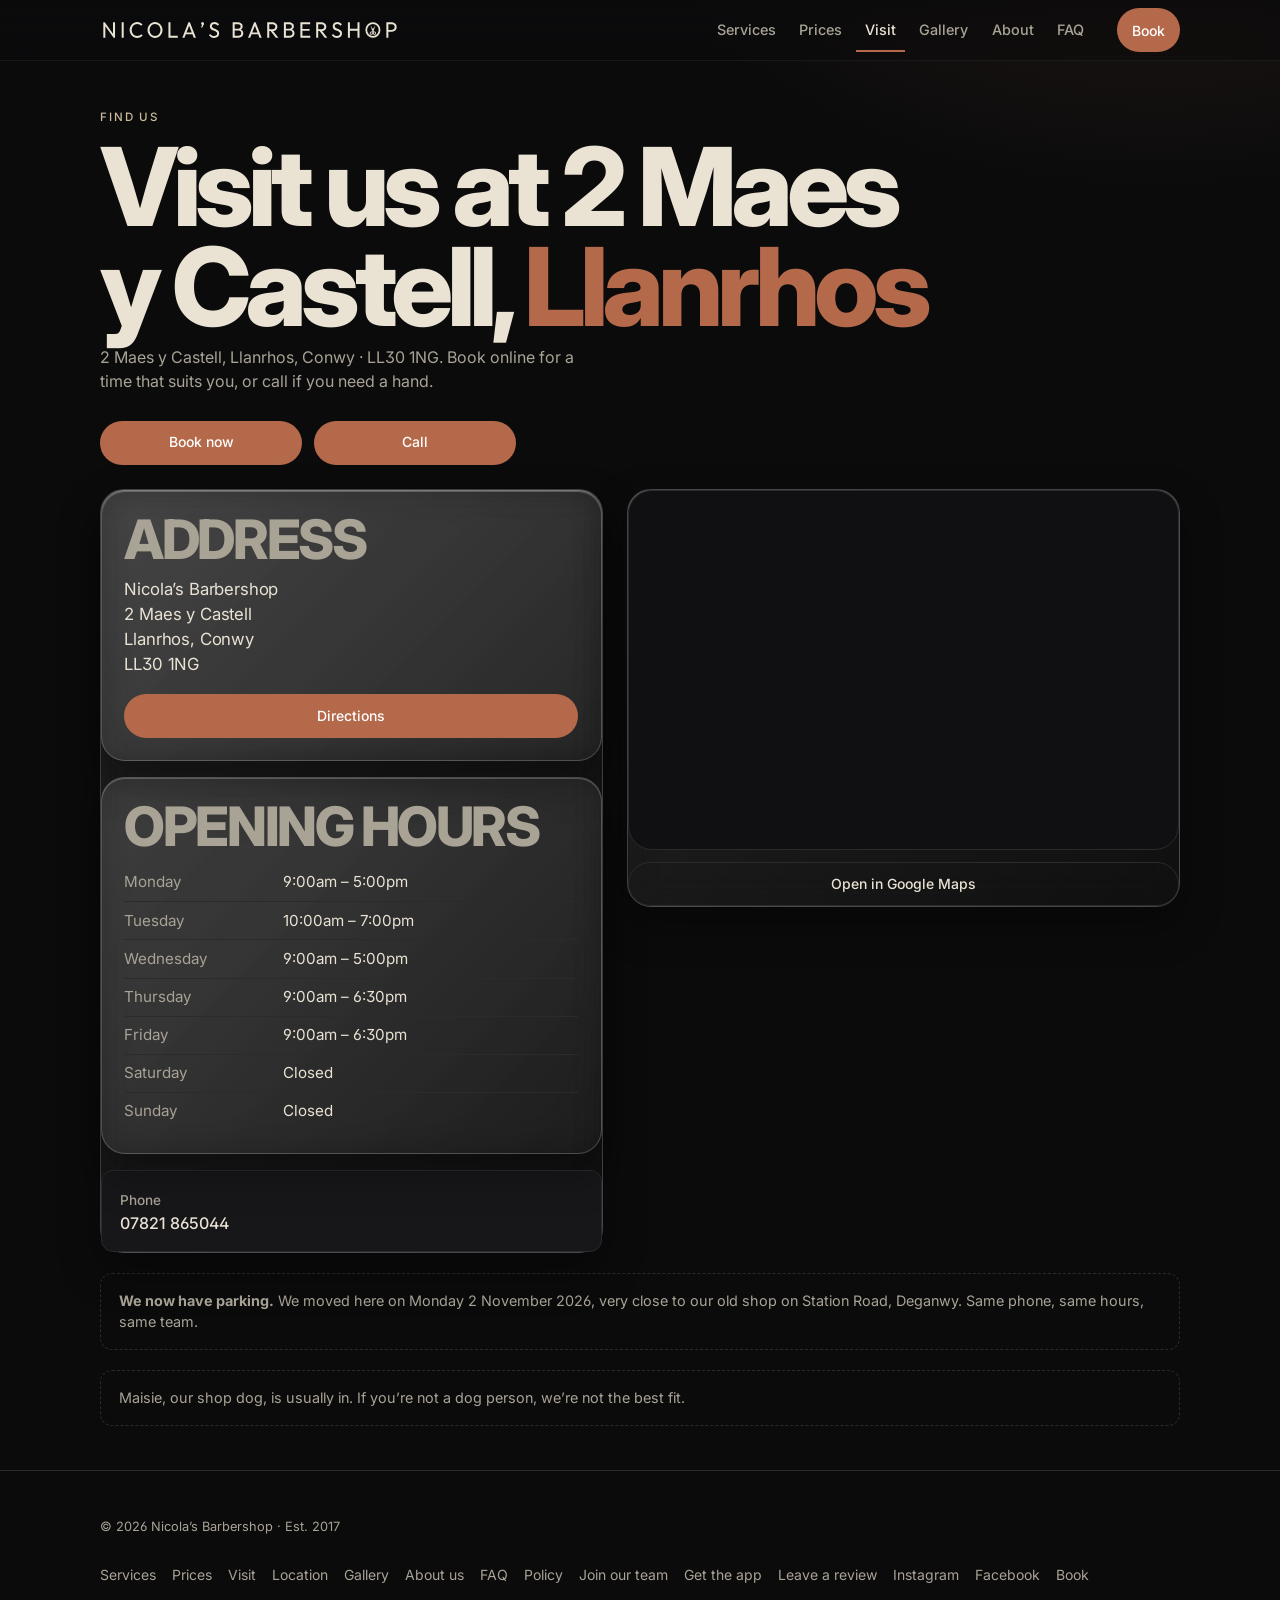
<file: visit.html>
<!DOCTYPE html>
<html lang="en-GB">
<head>
  <meta name="robots" content="noindex, nofollow">
  <meta charset="utf-8" />
  <meta name="viewport" content="width=device-width, initial-scale=1" />
  <title>Opening Hours &amp; Directions · Nicola’s Barbershop, Llanrhos, Conwy</title>
  <meta name="description" content="Opening hours, phone 07821 865044 and directions to Nicola’s Barbershop, 2 Maes y Castell, Llanrhos, Conwy LL30 1NG. Book online before you come." />
  <link rel="canonical" href="https://nicolasbarbershop.co.uk/visit.html" />
  <meta name="theme-color" content="#0b0b0c" />
  <link rel="manifest" href="/manifest.webmanifest?v=20261101h" />
  <meta name="mobile-web-app-capable" content="yes" />
  <meta name="apple-mobile-web-app-capable" content="yes" />
  <meta name="apple-mobile-web-app-title" content="Nicola's" />
  <meta name="apple-mobile-web-app-status-bar-style" content="black-translucent" />
  <!-- Social share (Open Graph / Twitter). Absolute site URLs use https://nicolasbarbershop.co.uk/ -->
  <meta property="og:type" content="website" />
  <meta property="og:site_name" content="Nicola’s Barbershop" />
  <meta property="og:locale" content="en_GB" />
  <meta property="og:title" content="Opening Hours &amp; Directions · Nicola’s Barbershop, Llanrhos, Conwy" />
  <meta property="og:description" content="Opening hours, phone 07821 865044 and directions to Nicola’s Barbershop, 2 Maes y Castell, Llanrhos, Conwy LL30 1NG. Book online before you come." />
  <meta property="og:url" content="https://nicolasbarbershop.co.uk/visit.html" />
  <meta property="og:image" content="https://nicolasbarbershop.co.uk/assets/og-share.jpg" />
  <meta property="og:image:width" content="1200" />
  <meta property="og:image:height" content="630" />
  <meta property="og:image:alt" content="Nicola’s Barbershop, 2 Maes y Castell, Llanrhos, Conwy: barber chair inside the shop" />
  <meta name="twitter:card" content="summary_large_image" />
  <meta name="twitter:title" content="Opening Hours &amp; Directions · Nicola’s Barbershop, Llanrhos, Conwy" />
  <meta name="twitter:description" content="Opening hours, phone 07821 865044 and directions to Nicola’s Barbershop, 2 Maes y Castell, Llanrhos, Conwy LL30 1NG. Book online before you come." />
  <meta name="twitter:image" content="https://nicolasbarbershop.co.uk/assets/og-share.jpg" />
  <link rel="icon" href="favicon.ico?v=20261101h" sizes="any" />
  <link rel="icon" type="image/png" sizes="32x32" href="assets/favicon-32x32.png?v=20261101h" />
  <link rel="icon" type="image/png" sizes="192x192" href="assets/favicon-192.png?v=20261101h" />
  <link rel="apple-touch-icon" sizes="180x180" href="assets/apple-touch-icon.png?v=20261101h" />
  <link rel="preconnect" href="https://fonts.googleapis.com" />
  <link rel="preconnect" href="https://fonts.gstatic.com" crossorigin />
  <link href="https://fonts.googleapis.com/css2?family=Inter:wght@400;500;600&display=swap" rel="stylesheet" />
  <link rel="stylesheet" href="styles.css?v=20261101h" />
  <script type="application/ld+json">
  {
    "@context": "https://schema.org",
    "@type": "HairSalon",
    "@id": "https://nicolasbarbershop.co.uk/#business",
    "name": "Nicola's Barbershop",
    "url": "https://nicolasbarbershop.co.uk/",
    "telephone": "+447821865044",
    "image": "https://nicolasbarbershop.co.uk/assets/og-share.jpg",
    "logo": "https://nicolasbarbershop.co.uk/assets/logo.jpeg",
    "address": {
      "@type": "PostalAddress",
      "streetAddress": "2 Maes y Castell",
      "addressLocality": "Llanrhos",
      "addressRegion": "Conwy",
      "postalCode": "LL30 1NG",
      "addressCountry": "GB"
    },
    "openingHoursSpecification": [
      {
        "@type": "OpeningHoursSpecification",
        "dayOfWeek": [
          "Monday",
          "Wednesday"
        ],
        "opens": "09:00",
        "closes": "17:00"
      },
      {
        "@type": "OpeningHoursSpecification",
        "dayOfWeek": "Tuesday",
        "opens": "10:00",
        "closes": "19:00"
      },
      {
        "@type": "OpeningHoursSpecification",
        "dayOfWeek": [
          "Thursday",
          "Friday"
        ],
        "opens": "09:00",
        "closes": "18:30"
      }
    ],
    "potentialAction": {
      "@type": "ReserveAction",
      "target": "https://nicolasbarbershop.nearcut.com/"
    },
    "sameAs": [
      "https://www.instagram.com/nicolas_barbershop_/",
      "https://www.facebook.com/nicolasbarbershop35/",
      "https://nicolasbarbershop.nearcut.com/"
    ]
  }
  </script>
</head>
<body>
  <a class="skip-link" href="#main">Skip to content</a>
  <header>
    <div class="wrap nav">
      <a class="logo-link" href="index.html">
        <img class="logo-wordmark-img" src="assets/wordmark.svg" alt="Nicola’s Barbershop" width="240" height="17">
      </a>
      <nav class="nav-links" aria-label="Main">
        <a href="services.html">Services</a>
        <a href="prices.html">Prices</a>
        <a href="visit.html" aria-current="page">Visit</a>
        <a href="gallery.html">Gallery</a>
        <a href="about.html">About</a>
        <a href="faq.html">FAQ</a>
      </nav>
      <div class="nav-actions">
        <a class="btn" href="book.html">Book</a>
        <button type="button" class="menu-toggle" aria-expanded="false" aria-controls="site-menu" aria-label="Open menu">
          <span class="menu-toggle-bars" aria-hidden="true"><span></span></span>
        </button>
      </div>
    </div>
    <div id="news-ticker" class="news-ticker" hidden role="region" aria-labelledby="news-ticker-label">
      <div class="wrap news-ticker-inner">
        <span id="news-ticker-label" class="news-ticker-label">Shop updates</span>
        <div class="news-ticker-viewport" aria-hidden="true">
          <div class="news-ticker-track"></div>
        </div>
        <button type="button" class="news-ticker-toggle" aria-pressed="false">Pause</button>
        <ul class="news-ticker-list" aria-live="polite"></ul>
      </div>
    </div>
  </header>

  <div id="site-menu" class="site-menu" hidden aria-hidden="true">
    <div class="site-menu-inner">
      <nav class="site-menu-nav" aria-label="Site">
        <a href="index.html">Home</a>
        <a href="services.html">Services</a>
        <a href="prices.html">Prices</a>
        <a href="visit.html" aria-current="page">Visit</a>
        <a href="location.html">Location</a>
        <a href="gallery.html">Gallery</a>
        <a href="about.html">About us</a>
        <a href="faq.html">FAQ</a>
        <a href="policy.html">Policy</a>
        <a href="join.html">Join our team</a>
        <a class="btn btn-lg menu-book" href="book.html">Book</a>
        <a class="menu-app app-only-browser" href="app.html">Get the app</a>
      </nav>
      <div class="site-menu-foot">
        <div class="site-menu-social">
          <a class="social-icon" href="https://www.instagram.com/nicolas_barbershop_/" target="_blank" rel="noopener" aria-label="Instagram"><svg viewBox="0 0 24 24" aria-hidden="true"><path d="M7.8 2h8.4C19.4 2 22 4.6 22 7.8v8.4a5.8 5.8 0 0 1-5.8 5.8H7.8C4.6 22 2 19.4 2 16.2V7.8A5.8 5.8 0 0 1 7.8 2zm-.2 2A3.6 3.6 0 0 0 4 7.6v8.8A3.6 3.6 0 0 0 7.6 20h8.8a3.6 3.6 0 0 0 3.6-3.6V7.6A3.6 3.6 0 0 0 16.4 4H7.6zm9.65 1.5a1.25 1.25 0 1 1 0 2.5 1.25 1.25 0 0 1 0-2.5zM12 7a5 5 0 1 1 0 10 5 5 0 0 1 0-10zm0 2a3 3 0 1 0 0 6 3 3 0 0 0-3-3z"/></svg></a>
          <a class="social-icon" href="https://www.facebook.com/nicolasbarbershop35/" target="_blank" rel="noopener" aria-label="Facebook"><svg viewBox="0 0 24 24" aria-hidden="true"><path d="M14 13.5h2.5l1-4H14v-2c0-1.03 0-2 2-2h1.5V2.14C17.17 2.09 15.92 2 14.89 2 12.3 2 10.5 3.66 10.5 6.7V9.5H8v4h2.5V22h3.5v-8.5z"/></svg></a>
        </div>
        <a class="site-menu-review" href="https://search.google.com/local/writereview?placeid=ChIJI0imyHkeZUgKI9zRHF1nJQ" target="_blank" rel="noopener">Leave a Google review</a>
      </div>
    </div>
  </div>

  <main id="main" tabindex="-1">
    <div class="wrap page-hero">
      <p class="eyebrow">Find us</p>
      <h1>Visit us at 2 Maes y Castell, Llanrhos</h1>
      <p class="page-lead">2 Maes y Castell, Llanrhos, Conwy · LL30 1NG. Book online for a time that suits you, or call if you need a hand.</p>
      <div class="btn-row btn-pair">
        <a class="btn" href="book.html">Book now</a>
        <a class="btn call-btn" href="tel:+447821865044">Call</a>
      </div>
    </div>

    <section style="border-top:none;padding-top:0;">
      <div class="wrap">
        <div class="visit-grid">
          <div>
            <div class="panel">
              <h2>Address</h2>
              <address>
                Nicola’s Barbershop<br />
                2 Maes y Castell<br />
                Llanrhos, Conwy<br />
                LL30 1NG
              </address>
              <a class="btn btn-directions" href="https://www.google.com/maps/dir/?api=1&amp;destination=2+Maes+y+Castell%2C+Llanrhos%2C+Conwy+LL30+1NG" target="_blank" rel="noopener">Directions</a>
            </div>
            <div class="panel" style="margin-top: 1rem;">
              <h2>Opening hours</h2>
              <table class="hours">
                <tbody>
                  <tr><th scope="row">Monday</th><td>9:00am – 5:00pm</td></tr>
                  <tr><th scope="row">Tuesday</th><td>10:00am – 7:00pm</td></tr>
                  <tr><th scope="row">Wednesday</th><td>9:00am – 5:00pm</td></tr>
                  <tr><th scope="row">Thursday</th><td>9:00am – 6:30pm</td></tr>
                  <tr><th scope="row">Friday</th><td>9:00am – 6:30pm</td></tr>
                  <tr><th scope="row">Saturday</th><td>Closed</td></tr>
                  <tr><th scope="row">Sunday</th><td>Closed</td></tr>
                </tbody>
              </table>
            </div>
            <a class="phone-row" href="tel:+447821865044">
              <div><span>Phone</span><br />07821 865044</div>
            </a>
          </div>
          <div class="map-wrap">
            <div class="map-frame">
              <iframe title="Map showing Nicola’s Barbershop, 2 Maes y Castell, Llanrhos, Conwy" loading="lazy" referrerpolicy="no-referrer-when-downgrade" src="https://www.google.com/maps?q=2+Maes+y+Castell,+Llanrhos,+Conwy,+LL30+1NG&amp;output=embed"></iframe>
            </div>
            <a class="btn-ghost map-open" href="https://www.google.com/maps/search/?api=1&amp;query=Nicola%27s+Barbershop%2C+2+Maes+y+Castell%2C+Llanrhos%2C+Conwy+LL30+1NG" target="_blank" rel="noopener">Open in Google Maps</a>
          </div>
        </div>
        <p class="note"><strong>We now have parking.</strong> We moved here on Monday 2 November 2026, very close to our old shop on Station Road, Deganwy. Same phone, same hours, same team.</p>
        <p class="note">Maisie, our shop dog, is usually in. If you’re not a dog person, we’re not the best fit.</p>
      </div>
    </section>
  </main>

  <footer>
    <div class="wrap footer-row">
      <div class="footer-nap">
        <p class="footer-copy">© 2026 Nicola’s Barbershop · Est. 2017</p>
      </div>
      <div class="social">
        <a href="services.html">Services</a>
        <a href="prices.html">Prices</a>
        <a href="visit.html" aria-current="page">Visit</a>
        <a href="location.html">Location</a>
        <a href="gallery.html">Gallery</a>
        <a href="about.html">About us</a>
        <a href="faq.html">FAQ</a>
        <a href="policy.html">Policy</a>
        <a href="join.html">Join our team</a>
        <a href="app.html" class="app-only-browser">Get the app</a>
        <a href="https://search.google.com/local/writereview?placeid=ChIJI0imyHkeZUgKI9zRHF1nJQ" target="_blank" rel="noopener">Leave a review</a>
        <a href="https://www.instagram.com/nicolas_barbershop_/" target="_blank" rel="noopener">Instagram</a>
        <a href="https://www.facebook.com/nicolasbarbershop35/" target="_blank" rel="noopener">Facebook</a>
        <a href="book.html">Book</a>
      </div>
    </div>
  </footer>
  <script src="site.js?v=20261101h" defer></script>
</body>
</html>
</file>
<file: styles.css>
:root {
  --bg: #0b0b0c;
  --bg-elevated: #17171a;
  --border: #2b2b2f;
  --text: #eae3d4;
  --muted: #a9a396;
  --accent: #b4694a;
  --accent-hover: #9c5a3e; /* button hover: white text 5.6:1 */
  --accent-text: #cdba9c; /* links/text on dark: 6.0:1 on #0b0b0c, 5.7:1 on #17171a (was #b4694a at 4.2:1) */
  --accent-text-hover: #eae3d4;
  --max: 1080px;
  --font: Inter, system-ui, -apple-system, BlinkMacSystemFont, "Segoe UI", sans-serif;
}
* { box-sizing: border-box; margin: 0; padding: 0; }
html { scroll-behavior: smooth; }
body {
  font-family: var(--font);
  background: var(--bg);
  color: var(--text);
  line-height: 1.5;
  -webkit-font-smoothing: antialiased;
}
a { color: inherit; text-decoration: none; }
img { max-width: 100%; display: block; }
.wrap { width: min(100% - 2rem, var(--max)); margin-inline: auto; }
header {
  position: sticky; top: 0; z-index: 20;
  backdrop-filter: saturate(180%) blur(14px);
  background: rgba(11, 11, 12, 0.82);
  border-bottom: 1px solid var(--border);
}
.nav {
  display: flex; align-items: center; justify-content: space-between;
  gap: 1rem; min-height: 3.75rem;
}
.logo-link { display: flex; align-items: center; gap: 0.65rem; min-height: 44px; }
.logo-img {
  height: 1.5rem; width: auto;
  /* Nearcut asset is white glyphs on black — keep black plate so white type stays visible */
  border-radius: 4px;
  background: #000;
}
.logo-text {
  font-weight: 600; font-size: 0.9rem; letter-spacing: -0.02em;
  display: none;
}
/* Header wordmark (text, so it stays sharp and can be sized to fit) */
.logo-wordmark {
  display: block; white-space: nowrap; text-transform: uppercase;
  font-weight: 600; letter-spacing: 0.1em; line-height: 1;
  font-size: clamp(0.8rem, 3.9vw, 0.95rem); color: var(--text);
}
@media (min-width: 720px) { .logo-wordmark { font-size: 1.1rem; letter-spacing: 0.14em; } }
.logo-link { min-width: 0; flex-shrink: 1; }
@media (max-width: 400px) {
  .nav { gap: 0.5rem; }
  .nav-actions { gap: 0.4rem; }
}

/* Button rows */
.btn-row { display: flex; flex-wrap: wrap; align-items: center; gap: 0.75rem; }
/* Equal-width Book + Call pair */
.btn-row.btn-pair {
  display: grid; grid-template-columns: repeat(2, minmax(0, 1fr));
  gap: 0.75rem; width: 100%; max-width: 26rem; align-items: stretch;
}
.btn-pair > .btn, .btn-pair > .btn-ghost { width: 100%; min-width: 0; }
.btn-pair .btn, .btn-pair .btn-ghost { text-align: center; line-height: 1.2; padding-inline: 0.75rem; }
/* Stacked variant: two equal full-width buttons (used where a label is too long for two columns) */
.btn-row.btn-pair.btn-pair-stack { grid-template-columns: minmax(0, 1fr); max-width: 22rem; }

.price-foot { margin-top: 1rem; color: var(--muted); font-size: 0.9rem; }
.nav-links {
  display: none; gap: 1.1rem; color: var(--muted);
  font-size: 0.85rem; font-weight: 500;
}
.nav-links a:hover, .nav-links a[aria-current="page"] { color: var(--text); }
.btn {
  display: inline-flex; align-items: center; justify-content: center;
  background: var(--accent); color: #fff; font-weight: 500;
  font-size: 0.875rem; padding: 0.55rem 0.95rem; border-radius: 999px;
  transition: background 0.15s ease;
}
.btn:hover { background: var(--accent-hover); }
.btn-lg { font-size: 0.95rem; padding: 0.75rem 1.25rem; }
.link-quiet { color: var(--muted); font-size: 0.95rem; font-weight: 500; }
.link-quiet:hover { color: var(--text); }
.hero { padding: 3.5rem 0 2rem; }
.hero h1 {
  font-size: clamp(2.4rem, 7vw, 3.75rem); font-weight: 600;
  letter-spacing: -0.04em; line-height: 1.05; max-width: 15ch;
}
.hero-kicker { margin-top: 0.9rem; color: var(--muted); font-size: clamp(1.1rem, 3vw, 1.35rem); font-weight: 500; letter-spacing: -0.02em; }
.hero-sub { margin-top: 0.3rem; color: var(--muted); font-size: 1.05rem; max-width: 36ch; }
.hero-actions { display: flex; flex-wrap: wrap; align-items: center; gap: 1rem; margin-top: 1.75rem; }

.book-stack { display: flex; flex-direction: column; align-items: flex-start; gap: 0.4rem; }
.book-hint {
  color: var(--muted); font-size: 0.85rem; font-weight: 400;
  letter-spacing: -0.01em; margin: 0;
}
.book-hint { max-width: 44ch; }
.book-hint-tel { color: var(--text); text-decoration: underline; text-underline-offset: 2px; white-space: nowrap; padding: 0.6rem 0; }
.cta-bar .book-stack { align-items: flex-end; }
.cta-bar .book-hint { text-align: right; }
.cards {
  display: grid; gap: 0.75rem; margin: 2rem 0 3rem; padding: 0.75rem;
  border: 1px solid var(--border); border-radius: 16px;
  background: linear-gradient(180deg, rgba(255,255,255,0.02), transparent);
}
.card {
  padding: 1rem 1rem 1.1rem; border-radius: 12px;
  background: var(--bg-elevated); border: 1px solid var(--border);
}
.card-icon {
  width: 2rem; height: 2rem; border-radius: 8px;
  border: 1px solid rgba(180, 105, 74, 0.5);
  display: grid; place-items: center; color: var(--accent-text);
  margin-bottom: 0.75rem; font-size: 0.9rem;
}
.card h3 { font-size: 0.95rem; font-weight: 600; letter-spacing: -0.02em; margin-bottom: 0.35rem; }
.card p { color: var(--muted); font-size: 0.875rem; }
section { padding: 2.75rem 0; border-top: 1px solid var(--border); }
.page-hero { padding: 3rem 0 1.5rem; border-top: none; }
.eyebrow {
  color: var(--muted); font-size: 0.75rem; font-weight: 500;
  letter-spacing: 0.08em; text-transform: uppercase; margin-bottom: 0.65rem;
}
section h2, .page-hero h1 {
  font-size: clamp(1.6rem, 4vw, 2.1rem); font-weight: 600;
  letter-spacing: -0.03em; margin-bottom: 0.5rem;
}
.page-hero h1 { font-size: clamp(2rem, 5vw, 2.75rem); }
.section-lead, .page-lead { color: var(--muted); max-width: 48ch; margin-bottom: 1.75rem; }
.visit-grid { display: grid; gap: 1.5rem; grid-template-columns: minmax(0, 1fr); }
.visit-grid > * { min-width: 0; }
.panel {
  background: var(--bg-elevated); border: 1px solid var(--border);
  border-radius: 14px; padding: 1.25rem;
}
.panel h3 {
  font-size: 0.8rem; font-weight: 500; color: var(--muted);
  letter-spacing: 0.04em; text-transform: uppercase; margin-bottom: 0.65rem;
}
.panel address { font-style: normal; font-size: 1.05rem; letter-spacing: -0.01em; }
.hours { width: 100%; border-collapse: collapse; font-size: 0.95rem; }
.hours th, .hours td { text-align: left; padding: 0.45rem 0; border-bottom: 1px solid var(--border); font-weight: 400; }
.hours tr:last-child th, .hours tr:last-child td { border-bottom: none; }
.hours th { color: var(--muted); width: 35%; }
.map-wrap { display: grid; gap: 0.75rem; align-content: start; }
.map-frame {
  overflow: hidden; border-radius: 14px; border: 1px solid var(--border);
  background: #101012; aspect-ratio: 4 / 3; width: 100%; min-height: 260px;
}
.map-frame iframe {
  display: block; width: 100%; height: 100%; border: 0;
  filter: grayscale(1) invert(0.92) contrast(0.9);
}
.map-open { justify-content: center; }
@media (min-width: 720px) {
  .map-frame { aspect-ratio: auto; height: 100%; min-height: 360px; }
}

.btn-directions {
  margin-top: 1rem;
  width: 100%;
}
.phone-row {
  display: flex; align-items: center; justify-content: space-between; gap: 1rem;
  padding: 1rem 1.15rem; border-radius: 12px; border: 1px solid var(--border);
  background: var(--bg-elevated); margin-top: 1rem; font-weight: 500;
}
.phone-row span { color: var(--muted); font-size: 0.85rem; }
.team { display: grid; gap: 1rem; }
.person {
  display: flex; gap: 1rem; align-items: flex-start; padding: 1.1rem;
  border: 1px solid var(--border); border-radius: 14px; background: var(--bg-elevated);
}
.avatar {
  width: 3rem; height: 3rem; border-radius: 999px; background: #222226;
  border: 1px solid var(--border); display: grid; place-items: center;
  color: var(--muted); font-weight: 600; flex-shrink: 0;
}
.person h3 { font-size: 1rem; letter-spacing: -0.02em; }
.person .role { color: var(--muted); font-size: 0.85rem; margin: 0.15rem 0 0.4rem; }
.person p { color: var(--muted); font-size: 0.9rem; }
.note {
  margin-top: 1.25rem; padding: 1rem 1.15rem; border-radius: 12px;
  border: 1px dashed var(--border); color: var(--muted); font-size: 0.9rem;
}
.draft-banner {
  background: #2a1d17; border-bottom: 1px solid #5a3a2b; color: #e0c2b0;
  font-size: 0.8rem; padding: 0.45rem 1rem; text-align: center;
}
footer {
  padding: 2.5rem 0 3rem; border-top: 1px solid var(--border);
  color: var(--muted); font-size: 0.875rem;
}
.footer-row {
  display: flex; flex-wrap: wrap; gap: 1rem;
  justify-content: space-between; align-items: center;
}
.social { display: flex; flex-wrap: wrap; gap: 1rem; }
.social a:hover { color: var(--text); }
.cta-bar {
  display: flex; flex-wrap: wrap; gap: 1rem; align-items: center;
  justify-content: space-between; padding: 1.25rem; border: 1px solid var(--border);
  border-radius: 16px; background: var(--bg-elevated); margin: 0.5rem 0 1.5rem;
}
.cta-bar p { color: var(--muted); font-size: 0.95rem; }


/* Google reviews strip */
.review-grid {
  display: grid; grid-template-columns: repeat(2, minmax(0, 1fr)); gap: 0.6rem;
  margin: 1.1rem 0 1rem;
}
.review-card {
  display: flex; flex-direction: column;
  padding: 0.85rem 0.8rem; border-radius: 12px;
  border: 1px solid var(--border); background: var(--bg-elevated);
}
.review-stars {
  color: #f3c969; font-size: 0.72rem; line-height: 1;
  letter-spacing: 0.08em; margin-bottom: 0.55rem;
}
.review-card blockquote { margin: 0; }
.review-card blockquote p {
  color: var(--text); font-size: 0.85rem; line-height: 1.4;
  letter-spacing: -0.01em;
}
.review-card footer {
  display: flex; flex-wrap: wrap; gap: 0.2rem 0.45rem;
  align-items: center; margin-top: auto; padding-top: 0.7rem;
  color: var(--muted); font-size: 0.72rem;
}
.review-avatar {
  display: inline-grid; place-items: center; width: 1.45rem; height: 1.45rem;
  border-radius: 50%; background: rgba(180, 105, 74, 0.2);
  border: 1px solid rgba(180, 105, 74, 0.5); color: #cdba9c;
  font-size: 0.58rem; font-weight: 600; letter-spacing: 0;
}
.review-card cite { font-style: normal; font-weight: 500; color: var(--text); }
.review-card time { color: var(--muted); }
.review-more {
  color: var(--accent-text); font-weight: 500;
  text-decoration: underline; text-underline-offset: 2px;
}
.review-more:hover { color: var(--accent-text-hover); }
.reviews-meta {
  color: var(--muted); font-size: 0.85rem; margin-top: 0.5rem;
}
.reviews-meta a { color: var(--accent-text); text-decoration: underline; text-underline-offset: 2px; }
@media (min-width: 720px) {
  .review-grid { grid-template-columns: repeat(4, 1fr); gap: 0.75rem; }
  .review-card { padding: 1rem; }
  .review-card blockquote p { font-size: 0.9rem; }
}

/* Price list */
.price-group { margin-bottom: 2rem; }
.price-group h2 {
  font-size: 1.15rem; font-weight: 600; letter-spacing: -0.02em;
  margin-bottom: 0.75rem; padding-bottom: 0.5rem; border-bottom: 1px solid var(--border);
}
.price-row {
  display: grid; grid-template-columns: 1fr auto; gap: 0.5rem 1rem;
  padding: 0.85rem 0; border-bottom: 1px solid var(--border);
}
.price-row:last-child { border-bottom: none; }
.price-name { font-weight: 500; letter-spacing: -0.01em; }
.price-meta { color: var(--muted); font-size: 0.85rem; margin-top: 0.2rem; }
.price-amount { font-weight: 600; font-variant-numeric: tabular-nums; white-space: nowrap; }

/* FAQ */
.faq details {
  border: 1px solid var(--border); border-radius: 12px;
  background: var(--bg-elevated); padding: 0.95rem 1.1rem; margin-bottom: 0.65rem;
}
.faq summary {
  cursor: pointer; font-weight: 500; letter-spacing: -0.01em; list-style: none;
}
.faq summary::-webkit-details-marker { display: none; }
.faq summary::after { content: "+"; float: right; color: var(--muted); }
.faq details[open] summary::after { content: "–"; }
.faq details p { color: var(--muted); margin-top: 0.65rem; font-size: 0.95rem; }
.faq details a { color: var(--accent-text); text-decoration: underline; text-underline-offset: 2px; }

/* Policy prose */
.prose { max-width: 62ch; }
.prose h2 { font-size: 1.2rem; margin: 1.75rem 0 0.65rem; letter-spacing: -0.02em; }
.prose p, .prose li { color: var(--muted); margin-bottom: 0.75rem; }
.prose ul { padding-left: 1.2rem; margin-bottom: 1rem; }
.prose strong { color: var(--text); font-weight: 500; }
.unknown {
  display: inline-block; font-size: 0.75rem; font-weight: 500;
  color: #e0b45a; background: rgba(224,180,90,0.12);
  border: 1px solid rgba(224,180,90,0.35); border-radius: 999px;
  padding: 0.1rem 0.5rem; margin-left: 0.35rem; vertical-align: middle;
}

@media (min-width: 720px) {
  .nav-links { display: flex; }
  .logo-text { display: none; }
  .logo-img { height: 1.65rem; }
  .cards { grid-template-columns: repeat(3, 1fr); padding: 1rem; }
  .visit-grid { grid-template-columns: minmax(0, 1fr) minmax(0, 1.1fr); align-items: start; }
  .team { grid-template-columns: 1fr 1fr; }
  .hero { padding-top: 5rem; padding-bottom: 3rem; }
}
@media (max-width: 719px) {
  .nav-links.mobile-open {
    display: flex; flex-direction: column; position: absolute;
    left: 0; right: 0; top: 3.75rem; background: var(--bg);
    border-bottom: 1px solid var(--border); padding: 1rem;
  }
}

/* ── Header actions (Book + hamburger) ─────────────────────────── */

/* ── Shop updates ticker ───────────────────────────────────────── */
.news-ticker {
  border-top: 1px solid rgba(35, 37, 42, 0.8);
  background: rgba(17, 18, 20, 0.72);
}
.news-ticker-inner {
  min-height: 2.25rem;
  display: grid;
  grid-template-columns: auto minmax(0, 1fr) auto;
  align-items: center;
  gap: 0.75rem;
}
.news-ticker-label {
  color: var(--muted);
  font-size: 0.68rem;
  font-weight: 600;
  letter-spacing: 0.08em;
  text-transform: uppercase;
  white-space: nowrap;
}
.news-ticker-viewport {
  min-width: 0;
  overflow: hidden;
}
.news-ticker-track {
  display: flex;
  width: max-content;
  animation: news-ticker-scroll 32s linear infinite;
}
.news-ticker-set {
  display: flex;
  align-items: center;
  flex-shrink: 0;
  gap: 1.75rem;
  padding-right: 1.75rem;
  list-style: none;
}
.news-ticker-item {
  color: var(--muted);
  font-size: 0.78rem;
  line-height: 1.3;
  white-space: nowrap;
}
.news-ticker-item strong {
  color: var(--text);
  font-weight: 500;
}
.news-ticker-separator { color: var(--accent-text); padding: 0 0.2rem; }
.news-ticker-toggle {
  border: 0;
  border-left: 1px solid var(--border);
  background: transparent;
  color: var(--muted);
  cursor: pointer;
  font: inherit;
  font-size: 0.72rem;
  padding: 0.2rem 0 0.2rem 0.75rem;
}
.news-ticker-toggle:hover { color: var(--text); }
.news-ticker-toggle:focus-visible {
  outline: 2px solid var(--accent);
  outline-offset: 2px;
}
.news-ticker:hover .news-ticker-track,
.news-ticker:focus-within .news-ticker-track,
.news-ticker.is-paused .news-ticker-track {
  animation-play-state: paused;
}
.news-ticker-list {
  position: absolute;
  width: 1px;
  height: 1px;
  padding: 0;
  margin: -1px;
  overflow: hidden;
  clip: rect(0, 0, 0, 0);
  white-space: nowrap;
  border: 0;
}
@keyframes news-ticker-scroll {
  to { transform: translateX(-50%); }
}

.nav-actions {
  display: flex; align-items: center; gap: 0.65rem; margin-left: auto;
}
.menu-toggle {
  display: inline-flex; align-items: center; justify-content: center;
  width: 2.5rem; height: 2.5rem; border-radius: 999px;
  border: 1px solid var(--border); background: var(--bg-elevated);
  color: var(--text); cursor: pointer; padding: 0;
  transition: background 0.15s ease, border-color 0.15s ease;
}
.menu-toggle:hover { background: #1f1f22; border-color: #38383d; }
.menu-toggle:focus-visible {
  outline: 2px solid var(--accent); outline-offset: 2px;
}
.menu-toggle-bars {
  display: block; width: 1.05rem; height: 0.75rem; position: relative;
}
.menu-toggle-bars::before,
.menu-toggle-bars::after,
.menu-toggle-bars span {
  content: ""; position: absolute; left: 0; right: 0; height: 1.5px;
  background: currentColor; border-radius: 1px;
  transition: transform 0.2s ease, top 0.2s ease, opacity 0.15s ease;
}
.menu-toggle-bars span { top: 50%; margin-top: -0.75px; }
.menu-toggle-bars::before { top: 0; }
.menu-toggle-bars::after { bottom: 0; }
.menu-toggle[aria-expanded="true"] .menu-toggle-bars span { opacity: 0; }
.menu-toggle[aria-expanded="true"] .menu-toggle-bars::before {
  top: 50%; margin-top: -0.75px; transform: rotate(45deg);
}
.menu-toggle[aria-expanded="true"] .menu-toggle-bars::after {
  bottom: 50%; margin-bottom: -0.75px; transform: rotate(-45deg);
}

/* Desktop: inline nav from 720px; hamburger stays on mobile only */
@media (max-width: 719px) {
  .nav-links { display: none !important; }
}
@media (min-width: 720px) {
  .nav-links { display: flex; align-items: center; gap: 0.15rem; margin-left: auto; }
  .nav-links a {
    display: inline-flex; align-items: center; min-height: 44px;
    padding: 0 0.55rem; border-radius: 8px;
  }
  .nav-links a[aria-current="page"] { color: var(--text); box-shadow: inset 0 -2px 0 var(--accent); border-radius: 0; }
  .nav-actions { margin-left: 0.5rem; }
  .menu-toggle { display: none; }
}
@media (min-width: 720px) and (max-width: 899px) {
  .logo-img { height: 1.3rem; }
  .nav-links { font-size: 0.8rem; }
  .nav-links a { padding: 0 0.4rem; }
}
@media (min-width: 960px) {
  .nav-links { font-size: 0.9rem; gap: 0.35rem; }
}

body.menu-open { overflow: hidden; }

/* ── Full-screen overlay menu ──────────────────────────────────── */
.site-menu {
  position: fixed; inset: 0; z-index: 40;
  background: rgba(11, 11, 12, 0.97);
  backdrop-filter: saturate(160%) blur(18px);
  display: flex; flex-direction: column;
  padding: 5rem 1.5rem 2rem;
  overflow-y: auto;
}
.site-menu[hidden] { display: none !important; }
.site-menu-inner {
  width: min(100%, 28rem); margin: 0 auto;
  display: flex; flex-direction: column; flex: 1; gap: 2rem;
}
.site-menu-nav {
  display: flex; flex-direction: column; gap: 0.15rem;
}
.site-menu-nav a {
  display: block; font-size: clamp(1.45rem, 5vw, 1.85rem);
  font-weight: 600; letter-spacing: -0.03em; line-height: 1.25;
  padding: 0.55rem 0; color: var(--text);
  border-bottom: 1px solid transparent;
  transition: color 0.15s ease;
}
.site-menu-nav a:hover,
.site-menu-nav a[aria-current="page"] { color: var(--accent-text); }
.site-menu-nav .menu-book {
  margin-top: 1rem; width: fit-content;
  font-size: 1rem; letter-spacing: -0.01em; line-height: 1.2;
  padding: 0.75rem 1.35rem;
}
.site-menu-foot {
  margin-top: auto; padding-top: 1.5rem;
  border-top: 1px solid var(--border);
  display: flex; flex-wrap: wrap; align-items: center;
  justify-content: space-between; gap: 1rem;
}
.site-menu-social {
  display: flex; gap: 0.75rem;
}
.social-icon {
  display: inline-flex; align-items: center; justify-content: center;
  width: 3rem; height: 3rem; border-radius: 999px;
  border: 1px solid var(--border); background: var(--bg-elevated);
  color: var(--text); transition: background 0.15s ease, border-color 0.15s ease;
}
.social-icon:hover { background: #1f1f22; border-color: #38383d; color: var(--accent-text); }
.social-icon svg { width: 1.25rem; height: 1.25rem; fill: currentColor; }
.site-menu-review {
  font-size: 0.9rem; font-weight: 500; color: var(--muted);
}
.site-menu-review:hover { color: var(--text); }

/* ── Scroll reveal ─────────────────────────────────────────────── */
.reveal-ready,
.review-card.reveal-ready {
  opacity: 0;
  transform: translateY(0.85rem);
  transition: opacity 0.55s ease, transform 0.55s ease;
}
.reveal-ready.is-visible,
.review-card.reveal-ready.is-visible {
  opacity: 1;
  transform: translateY(0);
}
@media (prefers-reduced-motion: reduce) {
  .reveal-ready,
  .review-card.reveal-ready {
    opacity: 1; transform: none; transition: none;
  }
  .news-ticker-track { animation: none; }
}

/* ── Reviews CTA ───────────────────────────────────────────────── */
.reviews-actions {
  display: flex; flex-wrap: wrap; gap: 0.75rem 1rem;
  align-items: center; margin-top: 1.25rem;
}
.btn-ghost {
  display: inline-flex; align-items: center; justify-content: center;
  background: transparent; color: var(--text); font-weight: 500;
  font-size: 0.875rem; padding: 0.55rem 0.95rem; border-radius: 999px;
  border: 1px solid var(--border);
  transition: background 0.15s ease, border-color 0.15s ease;
}
.btn-ghost:hover { background: var(--bg-elevated); border-color: #38383d; }

/* ── Service cards (services page + home highlights) ───────────── */
.service-grid {
  display: grid; gap: 0.75rem; margin: 1rem 0 1.5rem;
}
.service-card {
  padding: 1.15rem 1.2rem; border-radius: 14px;
  border: 1px solid var(--border); background: var(--bg-elevated);
  display: flex; flex-direction: column; gap: 0.65rem;
}
.service-card h3 {
  font-size: 1.05rem; font-weight: 600; letter-spacing: -0.02em;
}
.service-card .price-meta { margin-top: 0; }
.service-card-top {
  display: flex; justify-content: space-between; gap: 1rem; align-items: flex-start;
}
.service-card .price-amount { font-size: 1.05rem; }
.service-card .book-stack { margin-top: 0.25rem; }
.card-link {
  display: block; color: inherit;
  transition: border-color 0.15s ease, background 0.15s ease;
}
a.card.card-link:hover {
  border-color: #38383d; background: #1c1c1f;
}
.cards-foot {
  display: flex; justify-content: center; margin: -1.5rem 0 2.5rem;
}
@media (min-width: 720px) {
  .service-grid { grid-template-columns: repeat(2, 1fr); }
}

/* ── Gallery ───────────────────────────────────────────────────── */
.gallery-cta {
  display: flex; flex-wrap: wrap; gap: 1rem; align-items: center;
  justify-content: space-between; padding: 1.25rem 1.35rem;
  border: 1px solid var(--border); border-radius: 16px;
  background: var(--bg-elevated); margin-bottom: 1.5rem;
}
.gallery-cta p { color: var(--muted); font-size: 0.95rem; max-width: 40ch; }
.gallery-cta strong { color: var(--text); font-weight: 600; }
.ig-embed-wrap {
  border: 1px solid var(--border); border-radius: 16px; overflow: hidden;
  background: var(--bg-elevated); min-height: 12rem;
}
.ig-embed-wrap iframe {
  width: 100%; min-height: 480px; border: 0; display: block;
}
.gallery-fallback {
  padding: 2rem 1.5rem; text-align: center; color: var(--muted);
}
.gallery-fallback p { margin-bottom: 1rem; max-width: 40ch; margin-inline: auto; }

.gallery-local {
  padding: 2.5rem 0 1rem;
  border-top: 1px solid var(--border);
}
.gallery-section-head { margin-bottom: 1.25rem; }
.gallery-section-head .page-lead { margin-top: 0.35rem; }

.visually-hidden {
  position: absolute; width: 1px; height: 1px; padding: 0; margin: -1px;
  overflow: hidden; clip: rect(0, 0, 0, 0); white-space: nowrap; border: 0;
}

/* Carousel — mobile-first, one focused image */
.carousel {
  max-width: 28rem;
  margin: 0 auto 0.5rem;
}
.carousel-viewport {
  position: relative;
  border: 1px solid var(--border);
  border-radius: 16px;
  overflow: hidden;
  background: var(--bg-elevated);
  aspect-ratio: 3 / 4;
}
.carousel-track {
  list-style: none;
  margin: 0;
  padding: 0;
  position: absolute;
  inset: 0;
}
.carousel-slide {
  position: absolute;
  inset: 0;
  margin: 0;
  opacity: 0;
  visibility: hidden;
  transition: opacity 0.28s ease;
  pointer-events: none;
  display: block !important; /* override [hidden] so absolute stack works */
}
.carousel-slide.is-active {
  opacity: 1;
  visibility: visible;
  pointer-events: auto;
  z-index: 1;
}
.carousel-slide figure {
  position: relative;
  margin: 0;
  height: 100%;
}
.carousel-slide img {
  width: 100%;
  height: 100%;
  object-fit: cover;
  object-position: center;
}
.carousel-slide figcaption {
  position: absolute;
  left: 0; right: 0; bottom: 0;
  padding: 0.65rem 0.85rem;
  font-size: 0.8rem;
  color: var(--text);
  background: linear-gradient(transparent, rgba(11, 11, 12, 0.85));
}
.carousel-controls {
  display: flex;
  align-items: center;
  justify-content: space-between;
  gap: 0.75rem;
  margin-top: 0.85rem;
}
.carousel-btn {
  flex: 0 0 auto;
  width: 2.5rem;
  height: 2.5rem;
  display: inline-flex;
  align-items: center;
  justify-content: center;
  border-radius: 999px;
  border: 1px solid var(--border);
  background: var(--bg-elevated);
  color: var(--text);
  cursor: pointer;
  transition: background 0.15s ease, border-color 0.15s ease;
}
.carousel-btn:hover {
  background: #202023;
  border-color: #38383d;
}
.carousel-btn:focus-visible {
  outline: 2px solid var(--accent);
  outline-offset: 2px;
}
.carousel-dots {
  display: flex;
  flex-wrap: wrap;
  justify-content: center;
  gap: 0.4rem;
  flex: 1;
}
.carousel-dot {
  width: 0.55rem;
  height: 0.55rem;
  padding: 0;
  border: 0;
  border-radius: 999px;
  background: #4a4a50;
  cursor: pointer;
  transition: background 0.15s ease, transform 0.15s ease;
}
.carousel-dot[aria-selected="true"] {
  background: var(--accent);
  transform: scale(1.15);
}
.carousel-dot:focus-visible {
  outline: 2px solid var(--accent);
  outline-offset: 2px;
}
.carousel-status {
  margin-top: 0.5rem;
  text-align: center;
  font-size: 0.75rem;
  color: var(--muted);
}

@media (min-width: 640px) {
  .carousel { max-width: 32rem; }
  .carousel-btn { width: 2.75rem; height: 2.75rem; }
}
@media (min-width: 900px) {
  .carousel { max-width: 36rem; }
}
@media (prefers-reduced-motion: reduce) {
  .carousel-slide { transition: none; }
}

/* ── Join page ─────────────────────────────────────────────────── */
.join-grid { display: grid; gap: 1rem; margin: 1rem 0 1.5rem; }
.join-card {
  padding: 1.35rem 1.4rem; border-radius: 16px;
  border: 1px solid var(--border); background: var(--bg-elevated);
}
.join-card h2 {
  font-size: 1.2rem; font-weight: 600; letter-spacing: -0.02em;
  margin-bottom: 0.5rem;
}
.join-card p { color: var(--muted); font-size: 0.95rem; margin-bottom: 0.75rem; }
.join-card p:last-child { margin-bottom: 0; }
.join-actions {
  display: flex; flex-wrap: wrap; gap: 0.75rem; margin-top: 0.5rem;
}
.teaser-bar {
  display: flex; flex-wrap: wrap; gap: 1rem; align-items: center;
  justify-content: space-between; padding: 1.25rem;
  border: 1px solid var(--border); border-radius: 16px;
  background: var(--bg-elevated);
}
.teaser-bar p { color: var(--muted); font-size: 0.95rem; max-width: 48ch; }

.faq .placeholder-note {
  font-style: normal; color: var(--muted);
  border-left: 2px solid var(--border); padding-left: 0.75rem;
}

/* ── Service overview (Fargs-style image cards) ───────────────── */
.service-overview-grid {
  display: grid;
  gap: 0.85rem;
  margin: 0.5rem 0 1.75rem;
}
@media (min-width: 640px) {
  .service-overview-grid { grid-template-columns: repeat(2, 1fr); }
}
@media (min-width: 960px) {
  .service-overview-grid { grid-template-columns: repeat(3, 1fr); }
}
.ov-card {
  position: relative;
  display: flex;
  flex-direction: column;
  border: 1px solid var(--border);
  border-radius: 14px;
  overflow: hidden;
  background: var(--bg-elevated);
  min-height: 100%;
}
.ov-card-media {
  position: relative;
  aspect-ratio: 5 / 4;
  overflow: hidden;
  background: #101012;
}
.ov-card-media img {
  width: 100%;
  height: 100%;
  object-fit: cover;
  object-position: center 20%;
  display: block;
  transition: transform 0.35s ease;
}
.ov-card:hover .ov-card-media img { transform: scale(1.04); }
.ov-card-media::after {
  content: "";
  position: absolute; inset: 0;
  background: linear-gradient(180deg, rgba(8,9,10,0.15) 20%, rgba(8,9,10,0.72) 100%);
  pointer-events: none;
}
.ov-card-title {
  position: absolute;
  left: 0; right: 0; bottom: 0;
  z-index: 1;
  padding: 1rem 1rem 0.85rem;
  font-size: clamp(1.05rem, 2.4vw, 1.2rem);
  font-weight: 600;
  letter-spacing: -0.02em;
  line-height: 1.2;
  color: #fff;
  text-shadow: 0 1px 2px rgba(0,0,0,0.45);
}
.ov-card-body {
  display: flex;
  flex-direction: column;
  gap: 0.75rem;
  padding: 1rem 1.05rem 1.1rem;
  flex: 1;
}
.ov-card-body p {
  color: var(--muted);
  font-size: 0.9rem;
  line-height: 1.45;
  letter-spacing: -0.01em;
  margin: 0;
}
.ov-card-meta {
  display: flex;
  flex-wrap: wrap;
  align-items: center;
  justify-content: space-between;
  gap: 0.65rem 0.75rem;
  margin-top: auto;
  padding-top: 0.15rem;
}
.ov-duration {
  color: var(--muted);
  font-size: 0.8rem;
  font-weight: 500;
  letter-spacing: 0.02em;
}
.ov-card .btn { font-size: 0.8rem; padding: 0.45rem 0.85rem; }
.ov-card-prices {
  font-size: 0.8rem;
  color: var(--muted);
}
.ov-card-prices a { color: var(--accent-text); text-decoration: underline; text-underline-offset: 2px; }
.ov-card-prices a:hover { color: var(--accent-text-hover); }

/* Soft hover reveal for duration/book — always visible on touch/no-hover */
@media (hover: hover) and (pointer: fine) {
  .ov-card-meta {
    opacity: 0.55;
    transition: opacity 0.2s ease;
  }
  .ov-card:hover .ov-card-meta,
  .ov-card:focus-within .ov-card-meta { opacity: 1; }
}

/* ── Home compact hours + news ────────────────────────────────── */
.home-hours {
  max-width: 22rem;
  padding: 1rem 1.15rem;
  border: 1px solid var(--border);
  border-radius: 14px;
  background: var(--bg-elevated);
}
.hours-compact {
  font-size: 0.8rem;
}
.hours-compact th,
.hours-compact td {
  padding: 0.28rem 0;
}
.hours-compact th { width: 42%; }
.home-hours-cue {
  margin-top: 0.85rem;
  font-size: 0.8rem;
  color: var(--muted);
}
.home-hours-cue .link-quiet { font-size: inherit; color: var(--accent-text); }
.home-hours-cue .link-quiet:hover { color: var(--accent-text-hover); }

.news-list {
  display: grid;
  gap: 0.75rem;
  max-width: 40rem;
}
.news-item {
  padding: 1rem 1.15rem;
  border: 1px solid var(--border);
  border-radius: 12px;
  background: var(--bg-elevated);
}
.news-date {
  display: block;
  font-size: 0.75rem;
  font-weight: 500;
  color: var(--muted);
  letter-spacing: 0.02em;
  margin-bottom: 0.35rem;
}
.news-title {
  font-size: 0.95rem;
  font-weight: 600;
  letter-spacing: -0.02em;
  margin-bottom: 0.3rem;
}
.news-body {
  color: var(--muted);
  font-size: 0.875rem;
  margin: 0;
}
.news-empty {
  color: var(--muted);
  font-size: 0.9rem;
  padding: 1rem 1.15rem;
  border: 1px dashed var(--border);
  border-radius: 12px;
  background: transparent;
  max-width: 40rem;
}


/* About us profiles */
.about-intro {
  color: var(--muted);
  font-size: 1.05rem;
  max-width: 52ch;
  margin: 0 0 1.75rem;
  line-height: 1.55;
}
.about-profiles {
  display: grid;
  gap: 1.25rem;
}
.about-profile {
  display: grid;
  gap: 1rem;
  min-width: 0;
  padding: 1.15rem;
  border: 1px solid var(--border);
  border-radius: 16px;
  background: var(--bg-elevated);
}
.about-photo {
  display: block;
  width: 100%;
  max-width: none;
  height: auto;
  aspect-ratio: auto;
  object-fit: contain;
  object-position: center;
  border-radius: 14px;
  border: 1px solid var(--border);
  justify-self: stretch;
}
.about-copy h3 {
  font-size: 1.25rem;
  letter-spacing: -0.02em;
  margin: 0;
}
.about-copy .role {
  color: var(--muted);
  font-size: 0.9rem;
  margin: 0.2rem 0 0.65rem;
}
.about-copy p:last-child {
  color: var(--muted);
  font-size: 0.95rem;
  line-height: 1.5;
  margin: 0;
}
@media (min-width: 720px) {
  .about-profiles {
    grid-template-columns: 1fr 1fr;
    gap: 1.5rem;
  }
  .about-profile {
    align-items: start;
  }
}

/* ── Home hero photo (item 1) ─────────────────────────────────── */
.hero { display: grid; gap: 1.75rem; }
.hero-media {
  margin: 0; border-radius: 16px; overflow: hidden;
  border: 1px solid var(--border); background: var(--bg-elevated);
  aspect-ratio: 4 / 3;
}
.hero-media img { width: 100%; height: 100%; object-fit: cover; object-position: center 62%; }
@media (min-width: 720px) {
  .hero { grid-template-columns: minmax(0, 1.1fr) minmax(0, 0.9fr); align-items: center; gap: 2.5rem; }
  .hero-media { aspect-ratio: 3 / 4; max-height: 34rem; }
  .hero-media img { object-position: center; }
}
.hero .book-stack { flex-basis: 100%; }

/* ── Footer NAP (item 5) ──────────────────────────────────────── */
.footer-row { align-items: flex-start; }
.footer-nap { display: grid; gap: 0.2rem; }
.footer-nap address { font-style: normal; }
.footer-name strong { color: var(--text); font-weight: 600; }
.footer-copy { font-size: 0.8rem; margin-top: 0.4rem; }

/* ── Services: plain cards, no stock photos (item 2) ──────────── */
.service-overview-plain .ov-card { border-top: 3px solid var(--accent); }
.service-overview-plain .ov-card-title {
  position: static; padding: 1.1rem 1.05rem 0; color: var(--text);
  text-shadow: none; font-size: 1.15rem;
}
.service-overview-plain .ov-card-body { padding-top: 0.5rem; }

/* ── Responsive images + map facade (item 10) ─────────────────── */
.carousel-slide picture, .about-profile picture { display: block; }
.carousel-slide picture { height: 100%; }

/* ── Accessibility (item 13) ──────────────────────────────────── */
.skip-link {
  position: absolute; left: 0.75rem; top: -4rem; z-index: 100;
  background: var(--text); color: var(--bg); font-weight: 600;
  padding: 0.75rem 1rem; border-radius: 8px; min-height: 44px;
}
.skip-link:focus { top: 0.75rem; outline: 2px solid var(--accent-text); outline-offset: 2px; }
main:focus { outline: none; }
.btn, .btn-ghost { min-height: 44px; }
.menu-toggle { width: 2.75rem; height: 2.75rem; }
.hero-actions .link-quiet, .cards-foot a { display: inline-flex; align-items: center; min-height: 44px; }
.social { gap: 0 1rem; }
.social a { display: inline-flex; align-items: center; min-height: 44px; }
.ov-card-prices a { display: inline-flex; align-items: center; min-height: 44px; }
.faq summary { padding: 0.65rem 0; margin: -0.65rem 0; }
.site-menu-review { display: inline-flex; align-items: center; min-height: 44px; }
.carousel-dot {
  width: 1.5rem; height: 1.5rem; background: transparent; position: relative;
}
.carousel-dot::before {
  content: ""; position: absolute; inset: 0; margin: auto;
  width: 0.6rem; height: 0.6rem; border-radius: 999px; background: #6b675f;
  transition: background 0.15s ease, transform 0.15s ease;
}
.carousel-dot[aria-selected="true"] { background: transparent; transform: none; }
.carousel-dot[aria-selected="true"]::before { background: var(--accent-text); transform: scale(1.25); }
.carousel-dots { gap: 0.15rem; }
.carousel-btn { width: 2.75rem; height: 2.75rem; }
a:focus-visible, button:focus-visible, summary:focus-visible { outline: 2px solid var(--accent-text); outline-offset: 2px; }
section .panel h2 {
  font-size: 0.8rem; font-weight: 500; color: var(--muted);
  letter-spacing: 0.04em; text-transform: uppercase; margin-bottom: 0.65rem;
}

/* Services: cards with several options (Senior, Kids, Family) */
.ov-options { list-style: none; margin: 0; padding: 0; display: flex; flex-direction: column; gap: 0.5rem; }
.ov-options li { display: flex; align-items: center; justify-content: space-between; gap: 0.75rem; padding: 0.4rem 0; border-top: 1px solid var(--border); }
.ov-options li:first-child { border-top: 0; }
.ov-options li span { color: var(--text); font-size: 0.9rem; }

/* Leave-booking warning (book page) */
.leave-modal { position: fixed; inset: 0; z-index: 100; display: flex; align-items: center; justify-content: center; padding: 1.25rem; background: rgba(0,0,0,0.72); }
.leave-modal[hidden] { display: none; }
.leave-box { width: 100%; max-width: 24rem; padding: 1.5rem; border: 1px solid var(--border); border-radius: 14px; background: var(--bg-elevated); text-align: center; }
.leave-box h2 { margin: 0 0 0.5rem; font-size: 1.25rem; }
.leave-box p { margin: 0 0 1.25rem; color: var(--muted); line-height: 1.5; }
.leave-actions { display: flex; flex-direction: column; gap: 0.65rem; }
.leave-actions .btn { width: 100%; justify-content: center; text-align: center; box-sizing: border-box; }
.btn-ghost-dark { background: transparent !important; border: 1px solid var(--border-strong, #4a4a50) !important; color: var(--text) !important; }
body.leave-open { overflow: hidden; }

/* ── Get the app ───────────────────────────────────────────── */
.site-menu-nav .menu-app {
  font-size: 1rem; font-weight: 500; letter-spacing: -0.01em;
  color: var(--accent-text); padding: 0.4rem 0; margin-top: 0.4rem;
  display: inline-block; width: fit-content;
}
.app-promo {
  display: flex; flex-wrap: wrap; align-items: center;
  justify-content: space-between; gap: 1.25rem;
  background: var(--bg-elevated); border: 1px solid var(--border);
  border-radius: 16px; padding: 1.5rem;
}
.app-promo h2 { margin: 0.2rem 0 0.4rem; }
.install-steps { display: grid; gap: 1rem; max-width: 640px; }
.install-card {
  background: var(--bg-elevated); border: 1px solid var(--border);
  border-radius: 16px; padding: 1.25rem 1.25rem 1rem;
}
.install-card h2 { margin: 0 0 0.35rem; font-size: 1.15rem; }
.install-card ol { margin: 0.75rem 0 0; padding-left: 1.2rem; display: grid; gap: 0.5rem; }
.install-note { color: var(--muted); font-size: 0.9rem; margin: 0; }
.install-foot { color: var(--muted); font-size: 0.9rem; margin: 0.5rem 0; }
.install-done { color: var(--accent-text); font-weight: 500; }
.is-standalone .app-only-browser { display: none !important; }

[hidden] { display: none !important; }
.ios-sheet {
  position: fixed; inset: 0; z-index: 1000; background: rgba(0,0,0,0.7);
  display: flex; align-items: flex-end; justify-content: center; padding: 1rem 1rem 4.5rem;
}
.ios-sheet-box {
  background: var(--bg-elevated); border: 1px solid var(--border);
  border-radius: 16px; padding: 1.25rem; width: 100%; max-width: 420px;
}
.ios-sheet-box h2 { margin: 0 0 0.5rem; font-size: 1.15rem; }
.ios-sheet-box ol { padding-left: 1.2rem; margin: 0 0 1rem; display: grid; gap: 0.5rem; }
.ios-sheet-box .btn { width: 100%; }
.ios-arrow {
  position: fixed; bottom: 0.6rem; left: 50%; transform: translateX(-50%);
  font-size: 2.2rem; color: var(--accent-text); animation: iosbob 1.2s ease-in-out infinite;
}
@keyframes iosbob { 50% { transform: translate(-50%, 8px); } }
@media (prefers-reduced-motion: reduce) { .ios-arrow { animation: none; } }
.logo-wordmark-img { display:block; height:auto; width:min(62vw,240px); }
@media (min-width:720px){ .logo-wordmark-img { width:300px; } }

/* ── New shop photos (Nov 2026) ───────────────────────────────── */
@media (min-width: 720px) {
  .hero-media { aspect-ratio: 4 / 3; max-height: none; }
}
.shop-carousel .carousel-viewport { aspect-ratio: 3 / 2; }
.visit-photo, .about-shop { margin: 0; border-radius: 16px; overflow: hidden; border: 1px solid var(--border); background: var(--bg-elevated); position: relative; }
.about-shop { margin-top: 1.5rem; }
.visit-photo img, .about-shop img { width: 100%; height: auto; }
.visit-photo figcaption { position: absolute; left: 0; right: 0; bottom: 0; padding: 0.6rem 0.85rem; font-size: 0.85rem; color: var(--text); background: linear-gradient(transparent, rgba(11,11,12,0.85)); }
/* Shop gallery: always landscape 3:2, no stretching (all widths) */
.carousel.shop-carousel .carousel-viewport { aspect-ratio: 3 / 2 !important; height: auto !important; max-height: none !important; }
.carousel.shop-carousel .carousel-slide picture,
.carousel.shop-carousel .carousel-slide figure { height: 100%; width: 100%; }
.carousel.shop-carousel .carousel-slide img { width: 100%; height: 100%; object-fit: cover; object-position: center; }

/* ═══ Concept C test layer (branch concept-c only) ═══ */
:root{--glass:rgba(255,255,255,.08);--glass-b:rgba(255,255,255,.2);--r:24px}
body{background:radial-gradient(900px 600px at 90% -10%,rgba(180,105,74,.16),transparent 60%),var(--bg);font-feature-settings:"ss01"}
h1{font-size:clamp(2.9rem,12vw,6.8rem)!important;line-height:.92!important;letter-spacing:-.055em!important;font-weight:800!important;text-wrap:balance}
h1 em,.c-accent{font-style:normal;color:var(--accent)}
h2{font-size:clamp(2rem,7vw,3.4rem)!important;line-height:.98!important;letter-spacing:-.045em!important;font-weight:800!important}
.hero-kicker{font-size:1.15rem!important;letter-spacing:-.01em!important;font-weight:600!important;color:var(--accent-text)}
h3{letter-spacing:-.02em;font-weight:700}
.eyebrow{letter-spacing:.16em;text-transform:uppercase;font-size:.72rem;color:var(--accent-text)}
.btn{border-radius:999px!important}
.btn-ghost,.call-btn{border-radius:999px!important}
header{background:linear-gradient(rgba(11,11,12,.85),rgba(11,11,12,.55))!important;border-bottom:1px solid rgba(255,255,255,.06)!important}
/* glass cards */
.card,.review-card,.panel,.price-group,.ov-card,.join-card,.install-card,.home-hours,.about-profile,.visit-grid>*,.news-list>*,details{
  background:linear-gradient(135deg,rgba(255,255,255,.09),rgba(255,255,255,.025))!important;
  backdrop-filter:blur(18px) saturate(150%);-webkit-backdrop-filter:blur(18px) saturate(150%);
  border:1px solid var(--glass-b)!important;border-radius:var(--r)!important;
  box-shadow:inset 0 1px 0 rgba(255,255,255,.22),0 18px 40px rgba(0,0,0,.35)!important}
.card,.review-card,.home-hours,.price-group,.ov-card,.join-card,.panel{padding:1.4rem!important}
details{padding:1rem 1.2rem!important;margin-bottom:.7rem}
.card-link{transition:transform .35s cubic-bezier(.2,.8,.2,1)}
.card-link:hover{transform:translateY(-4px) rotate(-.6deg)}
.card.c-clay{background:var(--accent)!important;border-color:transparent!important;color:#fff}
.card.c-clay h3,.card.c-clay p,.card.c-clay .card-icon{color:#fff!important}
.c-clay .c-mini{list-style:none;padding:0;margin:.6rem 0 0}
.c-clay .c-mini li{display:flex;justify-content:space-between;padding:.45rem 0;border-bottom:1px solid rgba(255,255,255,.25)}
/* hero stacked photos */
.hero-media{position:relative;overflow:visible!important;border:0!important;background:none!important;aspect-ratio:auto!important;padding:1rem 0 2.4rem}.hero-media picture{margin:0}
.hero-media picture{display:block;border-radius:var(--r);overflow:hidden;box-shadow:0 30px 60px rgba(0,0,0,.5);aspect-ratio:3/2}
.hero-media picture img{width:100%;height:100%!important;object-fit:cover}
.c-ph2{position:absolute;right:-4px;bottom:0;width:46%;aspect-ratio:3/2;border-radius:18px;overflow:hidden;transform:rotate(4deg);border:3px solid var(--bg);box-shadow:0 20px 40px rgba(0,0,0,.5)}
.c-ph2 img{width:100%;height:100%;object-fit:cover}
.c-g{position:absolute;padding:.7rem .9rem;border-radius:16px;background:rgba(20,20,22,.35);backdrop-filter:blur(16px);-webkit-backdrop-filter:blur(16px);border:1px solid rgba(255,255,255,.28);box-shadow:inset 0 1px 0 rgba(255,255,255,.35),0 10px 26px rgba(0,0,0,.35);font-size:.8rem;line-height:1.25;color:#eee}
.c-g b{display:block;font-size:1.15rem;color:#fff}
.c-g1{left:.8rem;top:1.8rem}.c-g2{left:.8rem;bottom:3.2rem}
/* marquee */
.c-marq{overflow:hidden;border-block:1px solid rgba(255,255,255,.08);margin:1.5rem 0 .5rem;white-space:nowrap}
.c-marq-track{display:inline-block;padding:.9rem 0;font-size:1.6rem;font-weight:800;letter-spacing:-.03em;animation:cmarq 26s linear infinite}
.c-marq-track span{color:var(--accent);margin:0 1rem}
@keyframes cmarq{to{transform:translateX(-50%)}}
/* reveal motion */
.reveal-ready{opacity:0;transform:translateY(28px) scale(.98);transition:opacity .8s cubic-bezier(.2,.8,.2,1),transform .8s cubic-bezier(.2,.8,.2,1)}
.reveal-ready.is-visible{opacity:1;transform:none}
@keyframes cup{from{opacity:0;transform:translateY(26px)}to{opacity:1;transform:none}}
main h1,.hero-kicker,.hero-sub{animation:cup .8s cubic-bezier(.2,.8,.2,1) both}.hero-kicker{animation-delay:.08s}.hero-sub{animation-delay:.16s}
/* full-screen menu */
.site-menu{background:rgba(11,11,12,.72)!important;backdrop-filter:blur(28px) saturate(150%);-webkit-backdrop-filter:blur(28px) saturate(150%)}
.site-menu-nav a{font-size:clamp(2rem,9vw,3.4rem)!important;font-weight:800!important;letter-spacing:-.045em!important;line-height:1.05!important}
.site-menu-nav a[aria-current="page"]{color:var(--accent)!important}
.site-menu:not([hidden]) .site-menu-nav a{animation:cup .5s cubic-bezier(.2,.8,.2,1) both}
.site-menu-nav a:nth-child(2){animation-delay:.03s}.site-menu-nav a:nth-child(3){animation-delay:.06s}.site-menu-nav a:nth-child(4){animation-delay:.09s}.site-menu-nav a:nth-child(5){animation-delay:.12s}.site-menu-nav a:nth-child(6){animation-delay:.15s}.site-menu-nav a:nth-child(7){animation-delay:.18s}.site-menu-nav a:nth-child(8){animation-delay:.21s}.site-menu-nav a:nth-child(9){animation-delay:.24s}
/* photos: crop, never stretch */
.about-photo,.carousel-slide,.map-frame{border-radius:var(--r)!important;overflow:hidden}
.about-photo img{object-fit:cover}
.price-amount{font-weight:800;color:var(--text)}
@media(min-width:720px){.c-g{font-size:.9rem}.c-g b{font-size:1.4rem}}
@media (prefers-reduced-motion:reduce){
  *,*::before,*::after{animation:none!important;transition:none!important}
  .reveal-ready{opacity:1!important;transform:none!important}
  .c-marq-track{white-space:nowrap}
}
.site-menu-nav a.menu-book{font-size:1.1rem!important;font-weight:600!important;letter-spacing:0!important;line-height:1.2!important;padding:.8rem 1.6rem!important;min-height:44px;align-self:flex-start;display:inline-flex;align-items:center;margin-top:1.1rem}
.site-menu-nav a.menu-app{font-size:1.05rem!important;font-weight:500!important;letter-spacing:0!important;line-height:1.2!important;padding:.75rem 1.4rem!important;min-height:44px;align-self:flex-start;display:inline-flex;align-items:center;margin-top:.6rem;border:1px solid rgba(255,255,255,.28);border-radius:999px;color:var(--text)!important;background:rgba(255,255,255,.04)}
</file>
